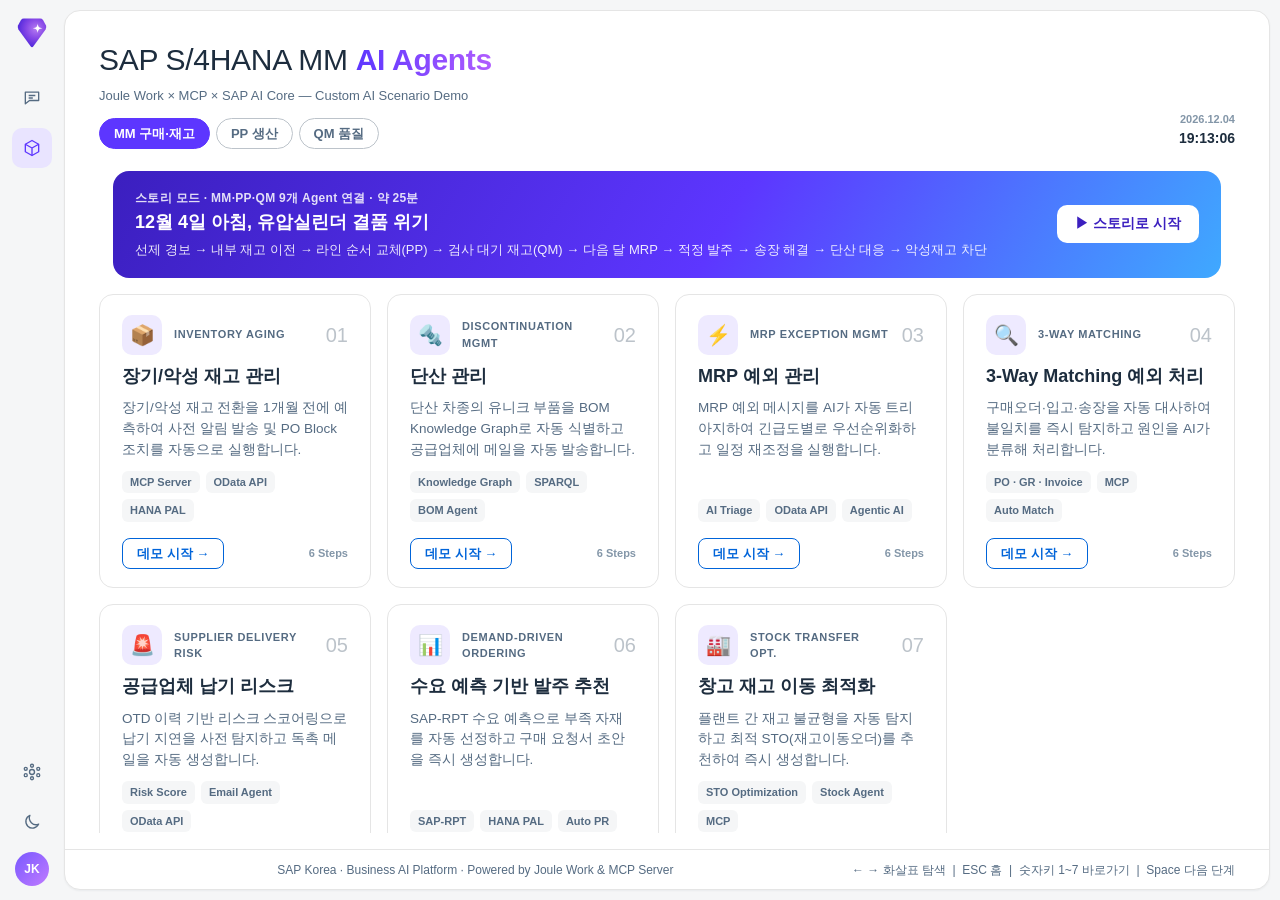
<file: index.html>
<!DOCTYPE html>
<html lang="ko">
<head>
<meta charset="UTF-8">
<meta name="viewport" content="width=device-width, initial-scale=1">
<title>SAP S/4HANA MM AI Agents — Demo</title>
<link rel="stylesheet" href="css/base.css">
<link rel="stylesheet" href="css/joule.css">
<link rel="stylesheet" href="css/fiori.css">
<link rel="stylesheet" href="css/gui.css">
<link rel="stylesheet" href="css/dark.css">
<script>try{if(localStorage.getItem('sap-demo-theme')==='dark')document.documentElement.classList.add('dark')}catch(e){}</script>
</head>
<body data-module="mm">

<!-- ════════════════════════════════════
     TOUCH OVERLAY (global)
════════════════════════════════════ -->
<div id="touch-overlay"></div>

<!-- ════════════════════════════════════
     ARCHITECTURE MODAL (global, shared)
════════════════════════════════════ -->
<div id="arch-modal">
  <div class="arch-modal-card">
    <div class="arch-modal-header">
      <div class="joule-avatar" style="width:34px;height:34px;font-size:14px;border-radius:8px;">📐</div>
      <div style="flex:1">
        <h2 id="arch-modal-title">아키텍처 다이어그램</h2>
        <div class="arch-modal-subtitle" id="arch-modal-subtitle">SAP Business AI Platform 기반 구현 아키텍처</div>
      </div>
      <button class="arch-modal-close" onclick="closeArchModal()">✕</button>
    </div>
    <div class="arch-modal-body">
      <div class="arch-legend">
        <div class="arch-legend-item"><div class="arch-legend-dot" style="background:#7C3AED;"></div>SAP Business AI Platform (Global Account 포함)</div>
        <div class="arch-legend-item"><div class="arch-legend-dot" style="background:#0070F2;"></div>Global Account · Autonomous Suite</div>
        <div class="arch-legend-item"><div class="arch-legend-dot" style="background:#475569;"></div>SAP S/4HANA Cloud</div>
        <div class="arch-legend-item"><div class="arch-legend-dot" style="background:#D61FD6;"></div>A2A</div>
        <div class="arch-legend-item"><div class="arch-legend-dot" style="background:#0E8C8C;"></div>MCP</div>
        <div class="arch-legend-item"><div class="arch-legend-dot" style="background:#556B82;"></div>ODATA / REST</div>
        <div class="arch-legend-item"><div class="arch-legend-dot" style="background:#2E7D32;"></div>Trust · Authenticate</div>
      </div>
      <div id="arch-tour"></div>
      <div class="arch-svg-wrap" id="arch-modal-svg"></div>
    </div>
    <div class="arch-modal-footer">
      <span class="footer-label">기술 스택:</span>
      <span id="arch-modal-badges"></span>
    </div>
  </div>
</div>

<!-- ════════════════════════════════════
     PAGE: HOME
════════════════════════════════════ -->
<section id="home" class="page active">

  <!-- HOME HEADER -->
  <header class="home-header">
    <div class="home-logo">
      <div class="sap-logo-mark">S</div>
      <div class="home-logo-text">
        <span class="logo-sap">SAP</span>
        <span class="logo-joule">Joule Work</span>
      </div>
    </div>
    <div class="home-title-center">
      <h1>SAP S/4HANA MM <span class="title-ai">AI Agents</span></h1>
      <p class="home-subtitle">Joule Work × MCP × SAP AI Core — Custom AI Scenario Demo</p>
      <nav class="mod-tabs" id="mod-tabs"></nav>
    </div>
    <div class="home-header-right">
      <div class="home-clock" id="home-clock"></div>
    </div>
  </header>

  <!-- STORY MODE CTA -->
  <div class="story-cta">
    <div class="story-cta-txt">
      <div class="story-cta-eyebrow">스토리 모드 · MM·PP·QM 9개 Agent 연결 · 약 25분</div>
      <div class="story-cta-title"><span data-rel-day="0" data-rel-fmt="kr">11월 10일</span> 아침, 유압실린더 결품 위기</div>
      <div class="story-cta-sub">선제 경보 → 내부 재고 이전 → 라인 순서 교체(PP) → 검사 대기 재고(QM) → 다음 달 MRP → 적정 발주 → 송장 해결 → 단산 대응 → 악성재고 차단</div>
    </div>
    <button onclick="storyStart()">▶ 스토리로 시작</button>
  </div>

  <!-- SCENARIO GRID -->
  <div class="scenario-grid" id="scenario-grid">

    <div class="scenario-card" style="--accent:#E9730C" onclick="router.go('agent1')" id="card1">
      <div class="card-accent-bar"></div>
      <div class="card-header-row">
        <span class="card-icon">📦</span>
        <span class="card-tag">Inventory Aging</span>
        <span class="card-num">01</span>
      </div>
      <h2 class="card-title">장기/악성 재고 관리</h2>
      <p class="card-desc">장기/악성 재고 전환을 1개월 전에 예측하여 사전 알림 발송 및 PO Block 조치를 자동으로 실행합니다.</p>
      <div class="card-tags-row">
        <span class="card-chip">MCP Server</span>
        <span class="card-chip">OData API</span>
        <span class="card-chip">HANA PAL</span>
      </div>
      <div class="card-footer">
        <span class="card-cta">데모 시작 →</span>
        <span class="card-steps">6 Steps</span>
      </div>
    </div>

    <div class="scenario-card" style="--accent:#BB0000" onclick="router.go('agent2')" id="card2">
      <div class="card-accent-bar"></div>
      <div class="card-header-row">
        <span class="card-icon">🔩</span>
        <span class="card-tag">Discontinuation Mgmt</span>
        <span class="card-num">02</span>
      </div>
      <h2 class="card-title">단산 관리</h2>
      <p class="card-desc">단산 차종의 유니크 부품을 BOM Knowledge Graph로 자동 식별하고 공급업체에 메일을 자동 발송합니다.</p>
      <div class="card-tags-row">
        <span class="card-chip">Knowledge Graph</span>
        <span class="card-chip">SPARQL</span>
        <span class="card-chip">BOM Agent</span>
      </div>
      <div class="card-footer">
        <span class="card-cta">데모 시작 →</span>
        <span class="card-steps">6 Steps</span>
      </div>
    </div>

    <div class="scenario-card" style="--accent:#0070F2" onclick="router.go('agent3')" id="card3">
      <div class="card-accent-bar"></div>
      <div class="card-header-row">
        <span class="card-icon">⚡</span>
        <span class="card-tag">MRP Exception Mgmt</span>
        <span class="card-num">03</span>
      </div>
      <h2 class="card-title">MRP 예외 관리</h2>
      <p class="card-desc">MRP 예외 메시지를 AI가 자동 트리아지하여 긴급도별로 우선순위화하고 일정 재조정을 실행합니다.</p>
      <div class="card-tags-row">
        <span class="card-chip">AI Triage</span>
        <span class="card-chip">OData API</span>
        <span class="card-chip">Agentic AI</span>
      </div>
      <div class="card-footer">
        <span class="card-cta">데모 시작 →</span>
        <span class="card-steps">6 Steps</span>
      </div>
    </div>

    <div class="scenario-card" style="--accent:#7C4DFF" onclick="router.go('agent4')" id="card4">
      <div class="card-accent-bar"></div>
      <div class="card-header-row">
        <span class="card-icon">🔍</span>
        <span class="card-tag">3-Way Matching</span>
        <span class="card-num">04</span>
      </div>
      <h2 class="card-title">3-Way Matching 예외 처리</h2>
      <p class="card-desc">구매오더·입고·송장을 자동 대사하여 불일치를 즉시 탐지하고 원인을 AI가 분류해 처리합니다.</p>
      <div class="card-tags-row">
        <span class="card-chip">PO · GR · Invoice</span>
        <span class="card-chip">MCP</span>
        <span class="card-chip">Auto Match</span>
      </div>
      <div class="card-footer">
        <span class="card-cta">데모 시작 →</span>
        <span class="card-steps">6 Steps</span>
      </div>
    </div>

    <div class="scenario-card" style="--accent:#0EC4D1" onclick="router.go('agent5')" id="card5">
      <div class="card-accent-bar"></div>
      <div class="card-header-row">
        <span class="card-icon">🚨</span>
        <span class="card-tag">Supplier Delivery Risk</span>
        <span class="card-num">05</span>
      </div>
      <h2 class="card-title">공급업체 납기 리스크</h2>
      <p class="card-desc">OTD 이력 기반 리스크 스코어링으로 납기 지연을 사전 탐지하고 독촉 메일을 자동 생성합니다.</p>
      <div class="card-tags-row">
        <span class="card-chip">Risk Score</span>
        <span class="card-chip">Email Agent</span>
        <span class="card-chip">OData API</span>
      </div>
      <div class="card-footer">
        <span class="card-cta">데모 시작 →</span>
        <span class="card-steps">6 Steps</span>
      </div>
    </div>

    <div class="scenario-card" style="--accent:#30914C" onclick="router.go('agent6')" id="card6">
      <div class="card-accent-bar"></div>
      <div class="card-header-row">
        <span class="card-icon">📊</span>
        <span class="card-tag">Demand-Driven Ordering</span>
        <span class="card-num">06</span>
      </div>
      <h2 class="card-title">수요 예측 기반 발주 추천</h2>
      <p class="card-desc">SAP-RPT 수요 예측으로 부족 자재를 자동 선정하고 구매 요청서 초안을 즉시 생성합니다.</p>
      <div class="card-tags-row">
        <span class="card-chip">SAP-RPT</span>
        <span class="card-chip">HANA PAL</span>
        <span class="card-chip">Auto PR</span>
      </div>
      <div class="card-footer">
        <span class="card-cta">데모 시작 →</span>
        <span class="card-steps">6 Steps</span>
      </div>
    </div>

    <div class="scenario-card" style="--accent:#1E88E5" onclick="router.go('agent7')" id="card7">
      <div class="card-accent-bar"></div>
      <div class="card-header-row">
        <span class="card-icon">🏭</span>
        <span class="card-tag">Stock Transfer Opt.</span>
        <span class="card-num">07</span>
      </div>
      <h2 class="card-title">창고 재고 이동 최적화</h2>
      <p class="card-desc">플랜트 간 재고 불균형을 자동 탐지하고 최적 STO(재고이동오더)를 추천하여 즉시 생성합니다.</p>
      <div class="card-tags-row">
        <span class="card-chip">STO Optimization</span>
        <span class="card-chip">Stock Agent</span>
        <span class="card-chip">MCP</span>
      </div>
      <div class="card-footer">
        <span class="card-cta">데모 시작 →</span>
        <span class="card-steps">6 Steps</span>
      </div>
    </div>

  </div><!-- /scenario-grid -->

  <!-- HOME FOOTER -->
  <footer class="home-footer">
    <span class="footer-center">SAP Korea · Business AI Platform · Powered by Joule Work &amp; MCP Server</span>
    <span class="footer-hint">← → 화살표 탐색 &nbsp;|&nbsp; ESC 홈 &nbsp;|&nbsp; 숫자키 1~7 바로가기 &nbsp;|&nbsp; Space 다음 단계</span>
  </footer>

</section>

<!-- ════════════════════════════════════
     PAGE: AGENT 1
════════════════════════════════════ -->
<section id="agent1" class="page">
  <header class="page-header">
    <button class="btn-back" onclick="router.go('home')">← 목록</button>
    <h1 class="agent-title"><span class="agent-num">01</span>장기/악성 재고 관리 Agent</h1>
    <div class="demo-controls">
      <div class="step-counter">Step <span id="a1-step-cur">0</span> / <span id="a1-step-tot">6</span></div>
      <button class="btn-demo" id="a1-btn" onclick="demoPlayers['agent1'].start()">▶ 데모 시작</button>
      <button class="btn-reset" onclick="demoPlayers['agent1'].reset()">↺ 초기화</button>
    </div>
  </header>
  <div class="process-flow-bar" id="a1-flow"></div>
  <div class="demo-area">
    <div class="joule-panel">
      <div class="joule-panel-header">
        <div class="joule-avatar">J</div>
        <div><h3>Joule Work</h3><p>Inventory Aging Agent · S/4HANA 연결됨</p></div>
        <div class="joule-status-dot"></div>
      </div>
      <div class="chat-window scrollable" id="a1-chat"></div>
      <div class="chat-presets" id="a1-presets"></div>
    </div>
    <div class="result-panel scrollable" id="a1-result">
      <div class="result-title">📊 분석 결과 & 액션</div>
    </div>
  </div>
  <div class="arch-section">
    <button class="arch-toggle-btn" onclick="openArchModal('agent1')">
      <span>📐</span> 아키텍처 보기
      <span class="arch-chip">모달로 펼치기 ↗</span>
    </button>
  </div>
</section>

<!-- ════════════════════════════════════
     PAGES: AGENT 2~7 (same structure)
════════════════════════════════════ -->
<section id="agent2" class="page">
  <header class="page-header">
    <button class="btn-back" onclick="router.go('home')">← 목록</button>
    <h1 class="agent-title"><span class="agent-num">02</span>단산 관리 Agent</h1>
    <div class="demo-controls">
      <div class="step-counter">Step <span id="a2-step-cur">0</span> / <span id="a2-step-tot">6</span></div>
      <button class="btn-demo" id="a2-btn" onclick="demoPlayers['agent2'].start()">▶ 데모 시작</button>
      <button class="btn-reset" onclick="demoPlayers['agent2'].reset()">↺ 초기화</button>
    </div>
  </header>
  <div class="process-flow-bar" id="a2-flow"></div>
  <div class="demo-area">
    <div class="joule-panel">
      <div class="joule-panel-header">
        <div class="joule-avatar">J</div>
        <div><h3>Joule Work</h3><p>BOM Discontinuation Agent · Knowledge Graph 연결됨</p></div>
        <div class="joule-status-dot"></div>
      </div>
      <div class="chat-window scrollable" id="a2-chat"></div>
      <div class="chat-presets" id="a2-presets"></div>
    </div>
    <div class="result-panel scrollable" id="a2-result">
      <div class="result-title">📊 분석 결과 & 액션</div>
    </div>
  </div>
  <div class="arch-section">
    <button class="arch-toggle-btn" onclick="openArchModal('agent2')">
      <span>📐</span> 아키텍처 보기
      <span class="arch-chip">모달로 펼치기 ↗</span>
    </button>
  </div>
</section>

<section id="agent3" class="page">
  <header class="page-header">
    <button class="btn-back" onclick="router.go('home')">← 목록</button>
    <h1 class="agent-title"><span class="agent-num">03</span>MRP 예외 관리 Agent</h1>
    <div class="demo-controls">
      <div class="step-counter">Step <span id="a3-step-cur">0</span> / <span id="a3-step-tot">6</span></div>
      <button class="btn-demo" id="a3-btn" onclick="demoPlayers['agent3'].start()">▶ 데모 시작</button>
      <button class="btn-reset" onclick="demoPlayers['agent3'].reset()">↺ 초기화</button>
    </div>
  </header>
  <div class="process-flow-bar" id="a3-flow"></div>
  <div class="demo-area">
    <div class="joule-panel">
      <div class="joule-panel-header">
        <div class="joule-avatar">J</div>
        <div><h3>Joule Work</h3><p>MRP Exception Agent · AI Triage 활성</p></div>
        <div class="joule-status-dot"></div>
      </div>
      <div class="chat-window scrollable" id="a3-chat"></div>
      <div class="chat-presets" id="a3-presets"></div>
    </div>
    <div class="result-panel scrollable" id="a3-result">
      <div class="result-title">📊 분석 결과 & 액션</div>
    </div>
  </div>
  <div class="arch-section">
    <button class="arch-toggle-btn" onclick="openArchModal('agent3')">
      <span>📐</span> 아키텍처 보기 <span class="arch-chip">모달로 펼치기 ↗</span>
    </button>
  </div>
</section>

<section id="agent4" class="page">
  <header class="page-header">
    <button class="btn-back" onclick="router.go('home')">← 목록</button>
    <h1 class="agent-title"><span class="agent-num">04</span>3-Way Matching 예외 처리 Agent</h1>
    <div class="demo-controls">
      <div class="step-counter">Step <span id="a4-step-cur">0</span> / <span id="a4-step-tot">6</span></div>
      <button class="btn-demo" id="a4-btn" onclick="demoPlayers['agent4'].start()">▶ 데모 시작</button>
      <button class="btn-reset" onclick="demoPlayers['agent4'].reset()">↺ 초기화</button>
    </div>
  </header>
  <div class="process-flow-bar" id="a4-flow"></div>
  <div class="demo-area">
    <div class="joule-panel">
      <div class="joule-panel-header">
        <div class="joule-avatar">J</div>
        <div><h3>Joule Work</h3><p>3-Way Matching Agent · PO/GR/Invoice 연결됨</p></div>
        <div class="joule-status-dot"></div>
      </div>
      <div class="chat-window scrollable" id="a4-chat"></div>
      <div class="chat-presets" id="a4-presets"></div>
    </div>
    <div class="result-panel scrollable" id="a4-result">
      <div class="result-title">📊 분석 결과 & 액션</div>
    </div>
  </div>
  <div class="arch-section">
    <button class="arch-toggle-btn" onclick="openArchModal('agent4')">
      <span>📐</span> 아키텍처 보기 <span class="arch-chip">모달로 펼치기 ↗</span>
    </button>
  </div>
</section>

<section id="agent5" class="page">
  <header class="page-header">
    <button class="btn-back" onclick="router.go('home')">← 목록</button>
    <h1 class="agent-title"><span class="agent-num">05</span>공급업체 납기 리스크 모니터링 Agent</h1>
    <div class="demo-controls">
      <div class="step-counter">Step <span id="a5-step-cur">0</span> / <span id="a5-step-tot">6</span></div>
      <button class="btn-demo" id="a5-btn" onclick="demoPlayers['agent5'].start()">▶ 데모 시작</button>
      <button class="btn-reset" onclick="demoPlayers['agent5'].reset()">↺ 초기화</button>
    </div>
  </header>
  <div class="process-flow-bar" id="a5-flow"></div>
  <div class="demo-area">
    <div class="joule-panel">
      <div class="joule-panel-header">
        <div class="joule-avatar">J</div>
        <div><h3>Joule Work</h3><p>Supplier Risk Agent · OTD 분석 활성</p></div>
        <div class="joule-status-dot"></div>
      </div>
      <div class="chat-window scrollable" id="a5-chat"></div>
      <div class="chat-presets" id="a5-presets"></div>
    </div>
    <div class="result-panel scrollable" id="a5-result">
      <div class="result-title">📊 분석 결과 & 액션</div>
    </div>
  </div>
  <div class="arch-section" style="display:flex;align-items:center;gap:0;justify-content:space-between;">
    <button class="arch-toggle-btn" onclick="openArchModal('agent5')">
      <span>📐</span> 아키텍처 보기 <span class="arch-chip">모달로 펼치기 ↗</span>
    </button>
    <button class="arch-toggle-btn scoring-logic-btn" onclick="router.go('risk-scoring')" style="background:linear-gradient(135deg,#4C1D95,#7C3AED);color:#fff;border:none;border-radius:10px;margin-right:24px;padding:9px 22px;font-weight:700;font-size:14px;gap:8px;display:flex;align-items:center;">
      ⚖️ 리스크 Scoring 로직 보기 ↗
    </button>
  </div>
</section>

<!-- ════════════════════════════════════
     RISK SCORING LOGIC PAGE
════════════════════════════════════ -->
<section id="risk-scoring" class="page">
  <header class="page-header">
    <button class="btn-back" onclick="router.go('agent5')">← Agent 5으로</button>
    <h1 class="agent-title" style="background:linear-gradient(135deg,#6D28D9,#A855F7);-webkit-background-clip:text;-webkit-text-fill-color:transparent;">
      ⚖️ 납기 리스크 Scoring 로직
    </h1>
    <div class="demo-controls" style="gap:10px">
      <span style="font-size:13px;color:var(--sap-text-muted);">공급업체 납기 리스크 Agent — 내부 알고리즘</span>
    </div>
  </header>

  <div class="scoring-page" style="flex:1;overflow-y:auto;padding:28px 40px;display:flex;flex-direction:column;gap:24px;background:var(--sap-darker);">

    <!-- Formula Overview -->
    <div class="scoring-formula-card" style="background:linear-gradient(135deg,#1a0a3a,#2d1060);border:2px solid var(--joule-3);border-radius:16px;padding:28px 36px;">
      <div style="font-size:13px;font-weight:700;color:var(--joule-5);text-transform:uppercase;letter-spacing:1.5px;margin-bottom:14px;">리스크 종합 점수 공식</div>
      <div style="display:flex;align-items:center;gap:16px;flex-wrap:wrap;">
        <div style="background:rgba(124,58,237,0.2);border:1.5px solid var(--joule-3);border-radius:10px;padding:14px 24px;font-size:20px;font-weight:800;color:#fff;font-family:Consolas,monospace;letter-spacing:0.5px;">
          Risk Score = Σ (Factor × Weight)
        </div>
        <div style="color:var(--sap-text-muted);font-size:14px;line-height:1.7;">
          → 0점 (위험 없음) ~ <span style="color:#ff4444;font-weight:700;">100점 (최고 위험)</span><br>
          → 임계값: 🔴 70↑ High · 🟠 40-69 Medium · 🟡 0-39 Low
        </div>
      </div>
    </div>

    <!-- 4 Factor Cards -->
    <div style="display:grid;grid-template-columns:1fr 1fr 1fr 1fr;gap:18px;">

      <!-- Factor 1: OTD Rate -->
      <div style="background:var(--sap-card);border:1.5px solid var(--sap-border);border-top:4px solid #E9730C;border-radius:12px;padding:20px;">
        <div style="display:flex;justify-content:space-between;align-items:center;margin-bottom:12px;">
          <span style="font-size:13px;font-weight:700;color:#ffb86c;">📦 OTD 이행률</span>
          <span style="background:#E9730C;color:#fff;font-size:12px;font-weight:800;padding:3px 10px;border-radius:20px;">가중치 40%</span>
        </div>
        <div style="font-size:11px;color:var(--sap-text-muted);line-height:1.8;margin-bottom:14px;">
          최근 6개월간 공급업체의<br>납기 준수 비율을 반영
        </div>
        <div style="background:var(--sap-darker);border-radius:8px;padding:12px;font-family:Consolas,monospace;font-size:12px;color:#ffb86c;">
          F₁ = (1 - OTD₆M) × 40<br><br>
          <span style="color:var(--sap-text-muted);">예: OTD=62% →</span><br>
          F₁ = 0.38 × 40 = <span style="color:#ff8c00;font-weight:700;">15.2점</span>
        </div>
        <div style="margin-top:12px;font-size:11px;color:var(--sap-text-muted);">
          📌 데이터 소스: <span style="color:#5aafff;">I_SupplierPurchasingOrg</span><br>
          &nbsp;&nbsp;&nbsp;&nbsp;&nbsp;&nbsp;&nbsp;&nbsp;&nbsp;&nbsp;&nbsp;&nbsp;&nbsp;&nbsp;&nbsp;&nbsp;<span style="color:#5aafff;">I_PurOrdScheduleLineAPI01</span>
        </div>
      </div>

      <!-- Factor 2: Delay Trend -->
      <div style="background:var(--sap-card);border:1.5px solid var(--sap-border);border-top:4px solid #BB0000;border-radius:12px;padding:20px;">
        <div style="display:flex;justify-content:space-between;align-items:center;margin-bottom:12px;">
          <span style="font-size:13px;font-weight:700;color:#ff6464;">📉 지연 추이</span>
          <span style="background:#BB0000;color:#fff;font-size:12px;font-weight:800;padding:3px 10px;border-radius:20px;">가중치 25%</span>
        </div>
        <div style="font-size:11px;color:var(--sap-text-muted);line-height:1.8;margin-bottom:14px;">
          최근 3건 납기 실적의<br>악화·개선 트렌드 반영
        </div>
        <div style="background:var(--sap-darker);border-radius:8px;padding:12px;font-family:Consolas,monospace;font-size:12px;color:#ff6464;">
          F₂ = trend_score × 25<br><br>
          <span style="color:var(--sap-text-muted);">악화=1.0 / 보통=0.5<br>개선=0.0</span><br>
          <span style="color:#ff4444;font-weight:700;">악화 → F₂=25점</span>
        </div>
        <div style="margin-top:12px;font-size:11px;color:var(--sap-text-muted);">
          📌 알고리즘: 최근 3건 지연일 수<br>
          &nbsp;&nbsp;&nbsp;&nbsp;&nbsp;&nbsp;&nbsp;&nbsp;&nbsp;&nbsp;&nbsp;선형 회귀 기울기 판단
        </div>
      </div>

      <!-- Factor 3: Urgency -->
      <div style="background:var(--sap-card);border:1.5px solid var(--sap-border);border-top:4px solid #0070F2;border-radius:12px;padding:20px;">
        <div style="display:flex;justify-content:space-between;align-items:center;margin-bottom:12px;">
          <span style="font-size:13px;font-weight:700;color:#5aafff;">⏱ 납기 긴박도</span>
          <span style="background:#0070F2;color:#fff;font-size:12px;font-weight:800;padding:3px 10px;border-radius:20px;">가중치 20%</span>
        </div>
        <div style="font-size:11px;color:var(--sap-text-muted);line-height:1.8;margin-bottom:14px;">
          납기일까지 남은 일수를<br>0-1 구간으로 정규화
        </div>
        <div style="background:var(--sap-darker);border-radius:8px;padding:12px;font-family:Consolas,monospace;font-size:12px;color:#5aafff;">
          F₃ = urgency(D) × 20<br><br>
          <span style="color:var(--sap-text-muted);">D≤3일: 1.0 / 4-7일: 0.7<br>8-14일: 0.4 / 15↑: 0.1</span><br>
          <span style="color:#2196f3;font-weight:700;">D=0일 (오늘) → F₃=20점</span>
        </div>
        <div style="margin-top:12px;font-size:11px;color:var(--sap-text-muted);">
          📌 데이터 소스: <span style="color:#5aafff;">I_PurOrdScheduleLineAPI01</span><br>
          &nbsp;&nbsp;&nbsp;&nbsp;&nbsp;&nbsp;&nbsp;&nbsp;&nbsp;&nbsp;&nbsp;&nbsp;&nbsp;&nbsp;&nbsp;&nbsp;StatisticalDeliveryDate
        </div>
      </div>

      <!-- Factor 4: PO Confirmation -->
      <div style="background:var(--sap-card);border:1.5px solid var(--sap-border);border-top:4px solid #0EC4D1;border-radius:12px;padding:20px;">
        <div style="display:flex;justify-content:space-between;align-items:center;margin-bottom:12px;">
          <span style="font-size:13px;font-weight:700;color:var(--sap-teal);">📋 PO 확인 여부</span>
          <span style="background:var(--sap-teal);color:#000;font-size:12px;font-weight:800;padding:3px 10px;border-radius:20px;">가중치 15%</span>
        </div>
        <div style="font-size:11px;color:var(--sap-text-muted);line-height:1.8;margin-bottom:14px;">
          공급업체의 PO 납기 확인<br>(Order Acknowledgement) 여부
        </div>
        <div style="background:var(--sap-darker);border-radius:8px;padding:12px;font-family:Consolas,monospace;font-size:12px;color:var(--sap-teal);">
          F₄ = (1-confirmed) × 15<br><br>
          <span style="color:var(--sap-text-muted);">미확인=1 / 확인=0</span><br>
          <span style="color:#00e5d1;font-weight:700;">미확인 → F₄=15점</span>
        </div>
        <div style="margin-top:12px;font-size:11px;color:var(--sap-text-muted);">
          📌 데이터 소스: <span style="color:#5aafff;">I_PurchaseOrder</span><br>
          &nbsp;&nbsp;&nbsp;&nbsp;&nbsp;&nbsp;&nbsp;&nbsp;&nbsp;&nbsp;&nbsp;&nbsp;&nbsp;&nbsp;&nbsp;&nbsp;ConfirmationCategory=AB
        </div>
      </div>
    </div>

    <!-- Score Band Visualization -->
    <div style="background:var(--sap-card);border:1px solid var(--sap-border);border-radius:12px;padding:22px 28px;">
      <div style="font-size:14px;font-weight:700;color:var(--sap-text);margin-bottom:18px;">🎯 점수 구간 & 자동 조치</div>
      <div style="display:grid;grid-template-columns:1fr 1fr 1fr;gap:16px;">
        <div style="background:rgba(187,0,0,0.12);border:1.5px solid #BB0000;border-radius:10px;padding:16px;">
          <div style="font-size:22px;font-weight:900;color:#ff4444;">🔴 70 ~ 100점</div>
          <div style="font-size:13px;font-weight:700;color:#ff6464;margin:6px 0;">HIGH RISK</div>
          <div style="font-size:12px;color:var(--sap-text-muted);line-height:1.7;">
            • 담당자 즉시 알림<br>
            • 공급업체 독촉 메일 자동 초안<br>
            • 대체 조달 검토 권고<br>
            • D-1 경우 긴급 전화 요청
          </div>
        </div>
        <div style="background:rgba(233,115,12,0.12);border:1.5px solid #E9730C;border-radius:10px;padding:16px;">
          <div style="font-size:22px;font-weight:900;color:#ff9a3c;">🟠 40 ~ 69점</div>
          <div style="font-size:13px;font-weight:700;color:#ffb86c;margin:6px 0;">MEDIUM RISK</div>
          <div style="font-size:12px;color:var(--sap-text-muted);line-height:1.7;">
            • Joule 대화창 알림 표시<br>
            • 납기 현황 모니터링 강화<br>
            • 공급업체 확인 요청 권고<br>
            • 주간 리뷰 리포트 포함
          </div>
        </div>
        <div style="background:rgba(48,145,76,0.12);border:1.5px solid #30914C;border-radius:10px;padding:16px;">
          <div style="font-size:22px;font-weight:900;color:#4cde72;">🟡 0 ~ 39점</div>
          <div style="font-size:13px;font-weight:700;color:#5de080;margin:6px 0;">LOW RISK</div>
          <div style="font-size:12px;color:var(--sap-text-muted);line-height:1.7;">
            • 정상 모니터링 유지<br>
            • 월간 공급업체 리포트 반영<br>
            • 특이 사항 없음<br>
            • 장기 OTD 개선 시 Preferred 등록
          </div>
        </div>
      </div>
    </div>

    <!-- Example Calculation -->
    <div style="background:var(--sap-card);border:1px solid var(--sap-border);border-radius:12px;padding:22px 28px;">
      <div style="font-size:14px;font-weight:700;color:var(--sap-text);margin-bottom:16px;">🔢 실제 계산 예시 — BestRun 공급업체 Delta Co. (PO 4500019188)</div>
      <table style="width:100%;border-collapse:collapse;font-size:13px;">
        <thead>
          <tr style="background:linear-gradient(135deg,#4C1D95,#7C3AED);">
            <th style="padding:10px 14px;text-align:left;color:#fff;font-weight:600;border-radius:0;">Factor</th>
            <th style="padding:10px 14px;color:#fff;font-weight:600;text-align:center;">측정값</th>
            <th style="padding:10px 14px;color:#fff;font-weight:600;text-align:center;">가중치</th>
            <th style="padding:10px 14px;color:#fff;font-weight:600;text-align:center;">기여 점수</th>
          </tr>
        </thead>
        <tbody>
          <tr style="border-bottom:1px solid var(--sap-border);">
            <td style="padding:10px 14px;color:var(--sap-text);">📦 OTD 이행률 (F₁)</td>
            <td style="padding:10px 14px;text-align:center;color:#ffb86c;font-weight:700;">62% (6개월)</td>
            <td style="padding:10px 14px;text-align:center;color:var(--sap-text-muted);">× 40</td>
            <td style="padding:10px 14px;text-align:center;color:#ffb86c;font-weight:700;">15.2점</td>
          </tr>
          <tr style="background:rgba(30,49,72,0.3);border-bottom:1px solid var(--sap-border);">
            <td style="padding:10px 14px;color:var(--sap-text);">📉 지연 추이 (F₂)</td>
            <td style="padding:10px 14px;text-align:center;color:#ff6464;font-weight:700;">악화 (score=1.0)</td>
            <td style="padding:10px 14px;text-align:center;color:var(--sap-text-muted);">× 25</td>
            <td style="padding:10px 14px;text-align:center;color:#ff6464;font-weight:700;">25.0점</td>
          </tr>
          <tr style="border-bottom:1px solid var(--sap-border);">
            <td style="padding:10px 14px;color:var(--sap-text);">⏱ 납기 긴박도 (F₃)</td>
            <td style="padding:10px 14px;text-align:center;color:#5aafff;font-weight:700;">D-1일 (score=1.0)</td>
            <td style="padding:10px 14px;text-align:center;color:var(--sap-text-muted);">× 20</td>
            <td style="padding:10px 14px;text-align:center;color:#5aafff;font-weight:700;">20.0점</td>
          </tr>
          <tr style="background:rgba(30,49,72,0.3);border-bottom:2px solid var(--sap-border);">
            <td style="padding:10px 14px;color:var(--sap-text);">📋 PO 확인 여부 (F₄)</td>
            <td style="padding:10px 14px;text-align:center;color:var(--sap-teal);font-weight:700;">미확인 (confirmed=0)</td>
            <td style="padding:10px 14px;text-align:center;color:var(--sap-text-muted);">× 15</td>
            <td style="padding:10px 14px;text-align:center;color:var(--sap-teal);font-weight:700;">15.0점</td>
          </tr>
          <tr style="background:rgba(187,0,0,0.15);">
            <td colspan="3" style="padding:12px 14px;font-size:15px;font-weight:800;color:#ff4444;">🔴 종합 리스크 점수</td>
            <td style="padding:12px 14px;text-align:center;font-size:22px;font-weight:900;color:#ff4444;">75.2점</td>
          </tr>
        </tbody>
      </table>
      <div style="margin-top:14px;padding:12px 16px;background:rgba(187,0,0,0.12);border:1px solid #BB0000;border-radius:8px;font-size:13px;color:#ff6464;">
        ⚡ 판정: <strong>HIGH RISK</strong> — 담당자 즉시 알림 발송 + 공급업체 독촉 메일 초안 자동 생성됨
      </div>
    </div>

    <!-- Data Flow -->
    <div style="background:var(--sap-card);border:1px solid var(--sap-border);border-radius:12px;padding:22px 28px;">
      <div style="font-size:14px;font-weight:700;color:var(--sap-text);margin-bottom:14px;">🔄 실시간 Scoring 데이터 파이프라인</div>
      <div style="display:flex;align-items:center;gap:12px;flex-wrap:wrap;">
        <div style="background:linear-gradient(135deg,#4C1D95,#7C3AED);border-radius:8px;padding:10px 16px;color:#fff;font-size:12px;font-weight:600;">✦ Joule Work<br>대화 요청</div>
        <span style="color:var(--sap-teal);font-size:20px;">→</span>
        <div style="background:rgba(0,189,165,0.15);border:1.5px solid #00BDA5;border-radius:8px;padding:10px 16px;color:#00e5c9;font-size:12px;font-weight:600;">ERP MCP<br>Client/Server</div>
        <span style="color:var(--sap-teal);font-size:20px;">→</span>
        <div style="background:rgba(233,115,12,0.15);border:1.5px solid #E9730C;border-radius:8px;padding:10px 16px;color:#ffb86c;font-size:12px;font-weight:600;">S/4HANA<br>OData API</div>
        <span style="color:#E9730C;font-size:20px;">→</span>
        <div style="background:rgba(30,49,72,0.5);border:1.5px solid var(--sap-border);border-radius:8px;padding:10px 16px;color:var(--sap-text);font-size:12px;font-weight:600;">F₁~F₄<br>데이터 수집</div>
        <span style="color:var(--sap-text-muted);font-size:20px;">→</span>
        <div style="background:rgba(124,58,237,0.2);border:1.5px solid var(--joule-3);border-radius:8px;padding:10px 16px;color:var(--joule-5);font-size:12px;font-weight:600;">Risk Score<br>계산 엔진</div>
        <span style="color:var(--joule-3);font-size:20px;">→</span>
        <div style="background:rgba(187,0,0,0.15);border:1.5px solid #BB0000;border-radius:8px;padding:10px 16px;color:#ff4444;font-size:12px;font-weight:600;">임계값 비교<br>& 알림 트리거</div>
        <span style="color:#0070F2;font-size:20px;">→</span>
        <div style="background:rgba(0,112,242,0.15);border:1.5px solid #0070F2;border-radius:8px;padding:10px 16px;color:#5aafff;font-size:12px;font-weight:600;">📧 Email 발송<br>& Joule 응답</div>
      </div>
    </div>

  </div>
</section>

<section id="agent6" class="page">
  <header class="page-header">
    <button class="btn-back" onclick="router.go('home')">← 목록</button>
    <h1 class="agent-title"><span class="agent-num">06</span>수요 예측 기반 발주 추천 Agent</h1>
    <div class="demo-controls">
      <div class="step-counter">Step <span id="a6-step-cur">0</span> / <span id="a6-step-tot">6</span></div>
      <button class="btn-demo" id="a6-btn" onclick="demoPlayers['agent6'].start()">▶ 데모 시작</button>
      <button class="btn-reset" onclick="demoPlayers['agent6'].reset()">↺ 초기화</button>
    </div>
  </header>
  <div class="process-flow-bar" id="a6-flow"></div>
  <div class="demo-area">
    <div class="joule-panel">
      <div class="joule-panel-header">
        <div class="joule-avatar">J</div>
        <div><h3>Joule Work</h3><p>Demand Forecast Agent · SAP-RPT 1.6 연결됨</p></div>
        <div class="joule-status-dot"></div>
      </div>
      <div class="chat-window scrollable" id="a6-chat"></div>
      <div class="chat-presets" id="a6-presets"></div>
    </div>
    <div class="result-panel scrollable" id="a6-result">
      <div class="result-title">📊 분석 결과 & 액션</div>
    </div>
  </div>
  <div class="arch-section">
    <button class="arch-toggle-btn" onclick="openArchModal('agent6')">
      <span>📐</span> 아키텍처 보기 <span class="arch-chip">모달로 펼치기 ↗</span>
    </button>
  </div>
</section>

<section id="agent7" class="page">
  <header class="page-header">
    <button class="btn-back" onclick="router.go('home')">← 목록</button>
    <h1 class="agent-title"><span class="agent-num">07</span>창고 재고 이동 최적화 Agent</h1>
    <div class="demo-controls">
      <div class="step-counter">Step <span id="a7-step-cur">0</span> / <span id="a7-step-tot">6</span></div>
      <button class="btn-demo" id="a7-btn" onclick="demoPlayers['agent7'].start()">▶ 데모 시작</button>
      <button class="btn-reset" onclick="demoPlayers['agent7'].reset()">↺ 초기화</button>
    </div>
  </header>
  <div class="process-flow-bar" id="a7-flow"></div>
  <div class="demo-area">
    <div class="joule-panel">
      <div class="joule-panel-header">
        <div class="joule-avatar">J</div>
        <div><h3>Joule Work</h3><p>Stock Transfer Agent · 재고 최적화 활성</p></div>
        <div class="joule-status-dot"></div>
      </div>
      <div class="chat-window scrollable" id="a7-chat"></div>
      <div class="chat-presets" id="a7-presets"></div>
    </div>
    <div class="result-panel scrollable" id="a7-result">
      <div class="result-title">📊 분석 결과 & 액션</div>
    </div>
  </div>
  <div class="arch-section">
    <button class="arch-toggle-btn" onclick="openArchModal('agent7')">
      <span>📐</span> 아키텍처 보기 <span class="arch-chip">모달로 펼치기 ↗</span>
    </button>
  </div>
</section>

<!-- ════════════════════════════════════
     SAP FIORI OBJECT PAGES (Horizon)
     Fiori 디자인 가이드라인 / Fiori Elements Object Page 구조:
     ShellBar → Dynamic Header(Breadcrumbs · Title · Header Actions · Header Facets/DataPoints)
     → Anchor Bar → Sections(Form / Table) → Footer Toolbar(Determining Actions)
     상태 표현: UI.CriticalityType 0 Neutral · 1 Negative · 2 Critical · 3 Positive · 5 Information
════════════════════════════════════ -->
<svg width="0" height="0" style="position:absolute" aria-hidden="true">
  <defs>
    <symbol id="fi-back" viewBox="0 0 16 16"><path d="M10 3 5 8l5 5" fill="none" stroke="currentColor" stroke-width="1.6" stroke-linecap="round" stroke-linejoin="round"/></symbol>
    <symbol id="fi-search" viewBox="0 0 16 16"><circle cx="7" cy="7" r="4.6" fill="none" stroke="currentColor" stroke-width="1.5"/><path d="m10.4 10.4 3.6 3.6" stroke="currentColor" stroke-width="1.5" stroke-linecap="round"/></symbol>
    <symbol id="fi-bell" viewBox="0 0 16 16"><path d="M4 11.5V7a4 4 0 0 1 8 0v4.5l1.2 1.3H2.8zM6.5 14h3" fill="none" stroke="currentColor" stroke-width="1.4" stroke-linejoin="round" stroke-linecap="round"/></symbol>
    <symbol id="fi-share" viewBox="0 0 16 16"><path d="M8 2v8M5 5l3-3 3 3M3 9v4.5h10V9" fill="none" stroke="currentColor" stroke-width="1.5" stroke-linecap="round" stroke-linejoin="round"/></symbol>
    <symbol id="fi-settings" viewBox="0 0 16 16"><path d="M2 4h7M12 4h2M2 12h2M7 12h7M2 8h4M9 8h5" stroke="currentColor" stroke-width="1.4" stroke-linecap="round"/><circle cx="10.5" cy="4" r="1.5" fill="none" stroke="currentColor" stroke-width="1.4"/><circle cx="5.5" cy="12" r="1.5" fill="none" stroke="currentColor" stroke-width="1.4"/><circle cx="7.5" cy="8" r="1.5" fill="none" stroke="currentColor" stroke-width="1.4"/></symbol>
    <symbol id="fi-pos" viewBox="0 0 16 16"><circle cx="8" cy="8" r="6.3" fill="none" stroke="currentColor" stroke-width="1.5"/><path d="m5.2 8.2 1.9 1.9 3.7-3.9" fill="none" stroke="currentColor" stroke-width="1.6" stroke-linecap="round" stroke-linejoin="round"/></symbol>
    <symbol id="fi-crit" viewBox="0 0 16 16"><path d="M8 2.2 14.3 13.4H1.7z" fill="none" stroke="currentColor" stroke-width="1.5" stroke-linejoin="round"/><path d="M8 6.5v3.3" stroke="currentColor" stroke-width="1.6" stroke-linecap="round"/><circle cx="8" cy="11.7" r=".9" fill="currentColor"/></symbol>
    <symbol id="fi-neg" viewBox="0 0 16 16"><circle cx="8" cy="8" r="6.3" fill="none" stroke="currentColor" stroke-width="1.5"/><path d="m5.6 5.6 4.8 4.8m0-4.8-4.8 4.8" stroke="currentColor" stroke-width="1.6" stroke-linecap="round"/></symbol>
    <symbol id="fi-info" viewBox="0 0 16 16"><circle cx="8" cy="8" r="6.3" fill="none" stroke="currentColor" stroke-width="1.5"/><path d="M8 7.2v4" stroke="currentColor" stroke-width="1.6" stroke-linecap="round"/><circle cx="8" cy="4.9" r=".95" fill="currentColor"/></symbol>
    <symbol id="fi-down" viewBox="0 0 16 16"><path d="m4 6 4 4 4-4" fill="none" stroke="currentColor" stroke-width="1.6" stroke-linecap="round" stroke-linejoin="round"/></symbol>
    <radialGradient id="fijg" cx="0.64" cy="0.36" r="0.78"><stop offset="0" stop-color="#B57BF1"/><stop offset=".45" stop-color="#8446E6"/><stop offset="1" stop-color="#3A1BD6"/></radialGradient>
    <symbol id="fi-joule" viewBox="0 0 53 53"><path d="M12 1H41Q44 1 46 3.5L51 13Q53 17 50.5 20.5L29 50Q26.5 53 24 50L2.5 20.5Q0 17 2 13L7 3.5Q9 1 12 1Z" fill="url(#fijg)"/><path d="M36.5 9.5C37.3 15.5 39 17.2 45 18C39 18.8 37.3 20.5 36.5 26.5C35.7 20.5 34 18.8 28 18C34 17.2 35.7 15.5 36.5 9.5Z" fill="#fff"/></symbol>
    <symbol id="fi-full" viewBox="0 0 16 16"><path d="M2.5 6V2.5H6M10 2.5h3.5V6M13.5 10v3.5H10M6 13.5H2.5V10" fill="none" stroke="currentColor" stroke-width="1.5" stroke-linecap="round" stroke-linejoin="round"/></symbol>
    <symbol id="fi-close" viewBox="0 0 16 16"><path d="m3.5 3.5 9 9m0-9-9 9" stroke="currentColor" stroke-width="1.6" stroke-linecap="round"/></symbol>
    <symbol id="fi-send" viewBox="0 0 16 16"><path d="M2 8 14 2l-3 12-3-5zM8 9l6-7" fill="none" stroke="currentColor" stroke-width="1.4" stroke-linejoin="round"/></symbol>
    <symbol id="fi-sort" viewBox="0 0 16 16"><path d="M5 2.5v11M2.5 11 5 13.5 7.5 11M11 13.5v-11M8.5 5 11 2.5 13.5 5" fill="none" stroke="currentColor" stroke-width="1.4" stroke-linecap="round" stroke-linejoin="round"/></symbol>
    <symbol id="fi-joule-shell" viewBox="0 0 20 20"><path d="M6.2 4.5H13.8L17.3 8.6L10 16.8L2.7 8.6Z" fill="none" stroke="currentColor" stroke-width="1.6" stroke-linejoin="round"/><path d="M10.9 7.1V10.9M9 9H12.8" fill="none" stroke="currentColor" stroke-width="1.7" stroke-linecap="round"/></symbol>
    <symbol id="fi-ai" viewBox="0 0 16 16"><path d="M7 1.5 8.3 5.7 12.5 7 8.3 8.3 7 12.5 5.7 8.3 1.5 7l4.2-1.3zM12.5 10.5l.6 1.9 1.9.6-1.9.6-.6 1.9-.6-1.9-1.9-.6 1.9-.6z" fill="currentColor"/></symbol>
  </defs>
</svg>

<!-- ════════════════════════════════════
     FIORI PAGE: Agent 3 — PO 납기 변경 확인 (구매오더 관리)
════════════════════════════════════ -->
<section id="fiori-po-delivery" class="page fop">
  <header class="fop-shell">
    <button class="fop-shell-btn" onclick="router.go('agent3')" title="뒤로"><svg class="fop-i"><use href="#fi-back"/></svg></button>
    <span class="fop-logo">SAP</span>
    <span class="fop-shell-title">구매오더 관리</span>
    <span class="fop-sp"></span>
    <span class="fop-tenant">BestRun Korea</span>
    <button class="fop-shell-btn" title="검색"><svg class="fop-i"><use href="#fi-search"/></svg></button>
    <button class="fop-shell-btn fop-joule" title="Joule" onclick="router.go('agent3')"><svg class="fop-i"><use href="#fi-joule-shell"/></svg></button>
    <button class="fop-shell-btn" title="알림"><svg class="fop-i"><use href="#fi-bell"/></svg></button>
    <span class="fop-avatar" title="김재형 (JKIM)">JK</span>
  </header>
  <div class="fop-body">
    <div class="fop-header">
      <nav class="fop-crumbs"><a onclick="router.go('agent3')">Agent 3: MRP 예외 관리</a><span>/</span><a onclick="router.go('agent3')">구매오더</a></nav>
      <div class="fop-title-row">
        <div class="fop-title-wrap">
          <h1 class="fop-title">구매오더 4500019234</h1>
          <div class="fop-subtitle">ACME Components Korea (1001234)</div>
        </div>
        <div class="fop-actions">
          <button class="fop-btn emph">편집</button>
          <button class="fop-btn ghost">메시지 이력</button>
          <button class="fop-btn ghost">PDF 출력</button>
          <button class="fop-btn ghost icon" title="공유"><svg class="fop-i"><use href="#fi-share"/></svg></button>
        </div>
      </div>
      <div class="fop-hc">
        <div class="fop-facet">
          <div class="fop-kv"><span class="fop-k">오더일자:</span><span class="fop-v" data-rel-day="-9">2026.11.01</span></div>
          <div class="fop-kv"><span class="fop-k">구매그룹:</span><span class="fop-v">MMK</span></div>
          <div class="fop-kv"><span class="fop-k">플랜트:</span><span class="fop-v">1050 (부산 생산공장)</span></div>
        </div>
        <div class="fop-facet">
          <div class="fop-facet-title">순 오더 금액</div>
          <div class="fop-dp">28,720,000 <span class="fop-unit">KRW</span></div>
        </div>
        <div class="fop-facet">
          <div class="fop-facet-title">상태</div>
          <span class="fop-status lg info"><svg class="fop-i"><use href="#fi-info"/></svg>납기 변경 · 확약 대기</span>
        </div>
        <div class="fop-facet">
          <div class="fop-facet-title">납기 단축</div>
          <div class="fop-dp pos">-3 <span class="fop-unit">일</span></div>
        </div>
      </div>
    </div>
    <nav class="fop-anchor">
      <button class="on" onclick="fopGo(this,'po-sec-items')">항목</button>
      <button onclick="fopGo(this,'po-sec-ai')">AI 처리 이력</button>
    </nav>
    <div class="fop-sections">
      <section class="fop-section" id="po-sec-items">
        <h2 class="fop-section-title">항목</h2>
        <div class="fop-ms info"><svg class="fop-i"><use href="#fi-ai"/></svg><span><b>Joule</b> MRP Exception Agent가 항목 10의 납기일을 변경하고 ACME Components Korea에 확약을 요청했습니다.</span></div>
        <div class="fop-table-card">
          <div class="fop-tb">
            <span class="fop-tb-title">항목 (2)</span><span class="fop-sp"></span>
            <span class="fop-search"><svg class="fop-i"><use href="#fi-search"/></svg>검색</span>
            <button class="fop-btn ghost icon" title="보기 설정"><svg class="fop-i"><use href="#fi-settings"/></svg></button>
          </div>
          <div class="fop-table-scroll">
            <table class="fop-table">
              <thead><tr>
                <th>항목</th><th>자재</th><th class="r">오더수량</th><th>현재 납기일</th><th>변경 요청</th><th class="r">단축일수</th><th>상태</th>
              </tr></thead>
              <tbody>
                <tr class="hl-info">
                  <td>10</td><td><a class="fop-link">A-4315</a><div class="fop-sub">유압실린더</div></td><td class="r">45 <span class="fop-unit">EA</span></td>
                  <td><span data-rel-mon="1" data-rel-dom="15">2026.12.15</span></td><td><b><span data-rel-mon="1" data-rel-dom="12">2026.12.12</span></b></td>
                  <td class="r"><span class="fop-status info">-3일</span></td>
                  <td><span class="fop-status info"><svg class="fop-i"><use href="#fi-info"/></svg>확약 대기</span></td>
                </tr>
                <tr>
                  <td>20</td><td><a class="fop-link">B-2290</a><div class="fop-sub">베어링 어셈블리</div></td><td class="r">100 <span class="fop-unit">EA</span></td>
                  <td><span data-rel-mon="1" data-rel-dom="10">2026.12.10</span></td><td>–</td>
                  <td class="r"><span class="fop-status">변경 없음</span></td>
                  <td><span class="fop-status pos"><svg class="fop-i"><use href="#fi-pos"/></svg>정상</span></td>
                </tr>
              </tbody>
            </table>
          </div>
        </div>
      </section>
      <section class="fop-section" id="po-sec-ai">
        <h2 class="fop-section-title">AI 처리 이력</h2>
        <div class="fop-form">
          <div class="fop-fe"><span class="fop-k">처리 Agent</span><span class="fop-v">MRP Exception Agent (Joule Work)</span></div>
          <div class="fop-fe"><span class="fop-k">처리 시각</span><span class="fop-v" data-doc-time="po" data-fmt="datetime">2026.11.09 14:32:17</span></div>
          <div class="fop-fe"><span class="fop-k">트리거</span><span class="fop-v">MRP 예외 10 (일정 앞당김) — 제조오더 MO-26-0891</span></div>
          <div class="fop-fe"><span class="fop-k">처리 방법</span><span class="fop-v">ERP MCP → PO 납기 변경 + 공급업체 확약 요청</span></div>
        </div>
      </section>
    </div>
  </div>
</section>

<!-- ════════════════════════════════════
     FIORI PAGE: Agent 4 — 회계전표 확인 (분개 관리)
════════════════════════════════════ -->
<section id="fiori-accounting-doc" class="page fop">
  <header class="fop-shell">
    <button class="fop-shell-btn" onclick="router.go('agent4')" title="뒤로"><svg class="fop-i"><use href="#fi-back"/></svg></button>
    <span class="fop-logo">SAP</span>
    <span class="fop-shell-title">분개 관리 <svg class="fop-i fop-shell-chev"><use href="#fi-down"/></svg></span>
    <span class="fop-sp"></span>
    <span class="fop-tenant">BestRun Korea</span>
    <button class="fop-shell-btn" title="검색"><svg class="fop-i"><use href="#fi-search"/></svg></button>
    <button class="fop-shell-btn fop-joule" title="Joule" onclick="router.go('agent4')"><svg class="fop-i"><use href="#fi-joule-shell"/></svg></button>
    <button class="fop-shell-btn" title="알림"><svg class="fop-i"><use href="#fi-bell"/></svg></button>
    <span class="fop-avatar" title="김재형 (JKIM)">JK</span>
  </header>
  <div class="fop-body">
    <div class="fop-header">
      <div class="fop-title-row">
        <div class="fop-title-wrap"><h1 class="fop-title fop-title-lg">5100003421</h1></div>
        <div class="fop-actions">
          <button class="fop-btn emph sm">편집</button>
          <button class="fop-btn sm">서신 생성</button>
          <button class="fop-btn sm" onclick="fopGo(document.querySelector('#fiori-accounting-doc .fop-anchor button:nth-child(3)'),'fi-sec-rel')">문서 흐름</button>
          <button class="fop-btn sm">변경 로그 표시</button>
          <button class="fop-btn ghost icon" title="공유"><svg class="fop-i"><use href="#fi-share"/></svg></button>
          <span class="fop-vsep"></span>
          <button class="fop-btn ghost icon" title="전체 화면"><svg class="fop-i"><use href="#fi-full"/></svg></button>
          <button class="fop-btn ghost icon" title="닫기" onclick="router.go('agent4')"><svg class="fop-i"><use href="#fi-close"/></svg></button>
        </div>
      </div>
    </div>
    <nav class="fop-anchor">
      <button class="on" onclick="fopGo(this,'fi-sec-gen')">일반 정보</button>
      <button onclick="fopGo(this,'fi-sec-items')">라인 항목</button>
      <button onclick="fopGo(this,'fi-sec-rel')">관련 문서</button>
      <button onclick="fopGo(this,'fi-sec-notes')">메모</button>
      <button onclick="fopGo(this,'fi-sec-att')">첨부</button>
    </nav>
    <div class="fop-sections">
      <section class="fop-section" id="fi-sec-gen">
        <h2 class="fop-section-title">일반 정보</h2>
        <div class="fop-fgroups">
          <div class="fop-fgroup"><h3>트랜잭션 데이터</h3>
            <div class="fop-fe"><span class="fop-k">문서 헤더 텍스트:</span><span class="fop-v">INV-2946 Alpha Co.</span></div>
            <div class="fop-fe"><span class="fop-k">분개 유형:</span><span class="fop-v">RE (송장 - 총액)</span></div>
            <div class="fop-fe"><span class="fop-k">회사코드:</span><span class="fop-v">1000 (BestRun Korea)</span></div>
            <div class="fop-fe"><span class="fop-k">문서 참조 ID:</span><span class="fop-v">INV-2946</span></div>
            <div class="fop-fe"><span class="fop-k">참조 문서 유형:</span><span class="fop-v">RMRP (송장 문서)</span></div>
            <div class="fop-fe"><span class="fop-k">원래 참조 문서:</span><span class="fop-v"><a class="fop-link">51056230002026</a></span></div>
          </div>
          <div class="fop-fgroup"><h3>일자 및 시간</h3>
            <div class="fop-fe"><span class="fop-k">분개 일자:</span><span class="fop-v" data-doc-time="fi" data-fmt="date">2026.11.10</span></div>
            <div class="fop-fe"><span class="fop-k">전기일:</span><span class="fop-v" data-doc-time="fi" data-fmt="date">2026.11.10</span></div>
            <div class="fop-fe"><span class="fop-k">회계연도 기간:</span><span class="fop-v" data-rel-period>011.2026</span></div>
            <div class="fop-fe"><span class="fop-k">분개 생성자:</span><span class="fop-v"><a class="fop-link">JKIM (김재형)</a></span></div>
            <div class="fop-fe"><span class="fop-k">생성일:</span><span class="fop-v" data-doc-time="fi" data-fmt="datetime">2026.11.10 08:24:00</span></div>
          </div>
          <div class="fop-fgroup"><h3>금액</h3>
            <div class="fop-fe"><span class="fop-k">회사코드 통화 금액:</span><span class="fop-v">13,800,000 &nbsp;KRW</span></div>
            <div class="fop-fe"><span class="fop-k">거래 통화 금액:</span><span class="fop-v">13,800,000 &nbsp;KRW</span></div>
            <div class="fop-fe"><span class="fop-k">기능 통화 금액:</span><span class="fop-v">13,800,000 &nbsp;KRW</span></div>
          </div>
          <div class="fop-fgroup"><h3>워크플로</h3>
            <div class="fop-fe"><span class="fop-k">워크플로 상태:</span><span class="fop-v">워크플로 관련 없음</span></div>
            <div class="fop-fe"><span class="fop-k">지급 보류:</span><span class="fop-v">해제됨 (이전: R — 가격 차이)</span></div>
          </div>
        </div>
      </section>
      <section class="fop-section" id="fi-sec-items">
        <h2 class="fop-section-title">라인 항목</h2>
        <div class="fop-card fop-card-tight">
          <div class="fop-seg" role="tablist"><button class="on" onclick="fopSeg(this)">원장 보기</button><button onclick="fopSeg(this)">전표 보기</button></div>
          <div class="fop-tb fop-tb-wrap">
            <span class="fop-tb-title">라인 항목 (3)</span><span class="fop-tb-var">표준 <svg class="fop-i"><use href="#fi-down"/></svg></span>
            <span class="fop-tb-lbl">원장:</span><span class="fop-select">0L (원장 0L) <svg class="fop-i"><use href="#fi-down"/></svg></span>
            <span class="fop-tb-lbl">표시 통화:</span><span class="fop-select wide">KRW (거래 통화) <svg class="fop-i"><use href="#fi-down"/></svg></span>
            <a class="fop-link fop-tb-link">T-계정 보기</a><span class="fop-sp"></span>
            <button class="fop-btn ghost icon" title="보기 설정"><svg class="fop-i"><use href="#fi-settings"/></svg></button>
            <button class="fop-btn ghost icon" title="내보내기"><svg class="fop-i"><use href="#fi-share"/></svg></button>
            <button class="fop-btn ghost icon" title="전체 화면"><svg class="fop-i"><use href="#fi-full"/></svg></button>
          </div>
          <div class="fop-table-scroll">
            <table class="fop-table fop-grid">
              <thead><tr><th class="fop-chkcol"><span class="fop-chk"></span></th><th>분개 항목</th><th>G/L 계정</th><th class="r">차변</th><th class="r">대변</th><th></th></tr></thead>
              <tbody>
                <tr><td class="fop-chkcol"><span class="fop-chk"></span></td><td>000001</td><td><a class="fop-link">21100000 (외상매입금 - 국내)</a></td>
                  <td class="r">0 <span class="fop-unit">KRW</span></td><td class="r">13,800,000 <span class="fop-unit">KRW</span></td><td class="fop-chev link">›</td></tr>
                <tr><td class="fop-chkcol"><span class="fop-chk"></span></td><td>000002</td><td><a class="fop-link">21120000 (GR/IR 정산)</a></td>
                  <td class="r">12,400,000 <span class="fop-unit">KRW</span></td><td class="r">0 <span class="fop-unit">KRW</span></td><td class="fop-chev link">›</td></tr>
                <tr><td class="fop-chkcol"><span class="fop-chk"></span></td><td>000003</td><td><a class="fop-link">52540000 (구매 가격 차이)</a></td>
                  <td class="r">1,400,000 <span class="fop-unit">KRW</span></td><td class="r">0 <span class="fop-unit">KRW</span></td><td class="fop-chev link">›</td></tr>
              </tbody>
            </table>
          </div>
          <div class="fop-totals">
            <div><span class="fop-k">총 차변</span><b>13,800,000 KRW</b></div>
            <div><span class="fop-k">총 대변</span><b>13,800,000 KRW</b></div>
          </div>
        </div>
      </section>
      <section class="fop-section" id="fi-sec-rel">
        <div class="fop-table-card fop-flush">
          <div class="fop-tb"><span class="fop-tb-title fop-tb-lg">관련 문서</span><span class="fop-tb-var">표준 <svg class="fop-i"><use href="#fi-down"/></svg></span><span class="fop-sp"></span><button class="fop-btn ghost icon" title="보기 설정"><svg class="fop-i"><use href="#fi-settings"/></svg></button></div>
          <div class="fop-table-scroll">
            <table class="fop-table fop-grid fop-tree" id="fi-reltree">
              <thead><tr><th>문서 유형</th><th>문서</th><th>참조 문서 논리 시스템</th><th>회사코드</th><th>분개 유형</th><th>회계연도</th></tr></thead>
              <tbody>
                <tr class="fop-tree-p"><td><span class="fop-tree-tog" onclick="fopTree(this)">⌄</span>회계 문서</td><td>5100003421</td><td></td><td>1000</td><td>RE</td><td data-rel-year>2026</td></tr>
                <tr class="fop-tree-c"><td>송장 문서 (INV-2946)</td><td><a class="fop-link">5105623000</a></td><td></td><td>1000</td><td></td><td data-rel-year>2026</td></tr>
                <tr class="fop-tree-c"><td>구매오더</td><td><a class="fop-link">4500019156</a></td><td></td><td>1000</td><td></td><td data-rel-year>2026</td></tr>
                <tr class="fop-tree-c"><td>자재 문서 (입고 101)</td><td><a class="fop-link">5000538488</a></td><td></td><td>1000</td><td>WE</td><td data-rel-year>2026</td></tr>
                <tr class="fop-tree-c"><td>구매계약 (갱신 <span data-rel-mon="-1" data-rel-dom="1" data-rel-fmt="iso">2026-10-01</span>)</td><td><a class="fop-link">PA-2026-112</a></td><td></td><td>1000</td><td></td><td data-rel-year>2026</td></tr>
              </tbody>
            </table>
          </div>
        </div>
      </section>
      <section class="fop-section" id="fi-sec-notes">
        <h2 class="fop-section-title">메모</h2>
        <div class="fop-card">
          <div class="fop-feed-in"><span class="fop-feed-box">여기에 게시하세요</span><button class="fop-btn ghost icon" title="게시"><svg class="fop-i"><use href="#fi-send"/></svg></button></div>
          <div class="fop-feed">
            <span class="fop-feed-av"><svg class="fop-i"><use href="#fi-joule"/></svg></span>
            <div>
              <div class="fop-feed-h"><b>Joule · 3-Way Matching Agent</b><span class="fop-sub" data-doc-time="fi" data-fmt="datetime">2026.11.10 08:24:00</span></div>
              <div class="fop-feed-t">가격차이(+14,000원/EA)로 지급보류된 송장 INV-2946을 구매계약 PA-2026-112(<span data-rel-mon="-1" data-rel-dom="1" data-rel-fmt="iso">2026-10-01</span> 갱신) 근거로 해제하고 전기했습니다. 같은 원인의 미입고 PO 3건(4500019201 · 4500019233 · 4500019260)도 단가 갱신 대상으로 식별했습니다.</div>
            </div>
          </div>
        </div>
      </section>
      <section class="fop-section" id="fi-sec-att">
        <h2 class="fop-section-title">첨부</h2>
        <div class="fop-table-card"><div class="fop-tb"><span class="fop-tb-title">첨부 (0)</span><span class="fop-sp"></span><button class="fop-btn ghost">업로드</button><button class="fop-btn ghost">링크 추가</button></div>
        <div class="fop-empty"><b>파일이 없습니다.</b></div></div>
      </section>
    </div>
  </div>
</section>

<!-- ════════════════════════════════════
     FIORI PAGE: Agent 6 — 구매요청 확인 (Manage Purchase Requisitions)
════════════════════════════════════ -->
<section id="fiori-pr-display" class="page fop">
  <header class="fop-shell">
    <button class="fop-shell-btn" onclick="router.go('agent6')" title="뒤로"><svg class="fop-i"><use href="#fi-back"/></svg></button>
    <span class="fop-logo">SAP</span>
    <span class="fop-shell-title">구매요청 <svg class="fop-i fop-shell-chev"><use href="#fi-down"/></svg></span>
    <span class="fop-sp"></span>
    <span class="fop-tenant">BestRun Korea</span>
    <button class="fop-shell-btn" title="검색"><svg class="fop-i"><use href="#fi-search"/></svg></button>
    <button class="fop-shell-btn fop-joule" title="Joule" onclick="router.go('agent6')"><svg class="fop-i"><use href="#fi-joule-shell"/></svg></button>
    <button class="fop-shell-btn" title="알림"><svg class="fop-i"><use href="#fi-bell"/></svg></button>
    <span class="fop-avatar" title="김재형 (JKIM)">JK</span>
  </header>
  <div class="fop-body">
    <div class="fop-header">
      <div class="fop-title-row">
        <div class="fop-title-wrap"><h1 class="fop-title fop-title-lg">10008976</h1></div>
        <div class="fop-actions">
          <button class="fop-btn emph sm">편집</button>
          <button class="fop-btn sm">복사</button>
          <button class="fop-btn sm">총 금액 통화</button>
          <button class="fop-btn ghost icon" title="공유"><svg class="fop-i"><use href="#fi-share"/></svg></button>
        </div>
      </div>
      <div class="fop-hc fop-hc-std">
        <div class="fop-hero-img" aria-hidden="true"><svg viewBox="0 0 48 48"><path d="M8 12h5l5 20h18l4-14H16" fill="none" stroke="#fff" stroke-width="2.6" stroke-linejoin="round" stroke-linecap="round"/><circle cx="20" cy="38" r="3" fill="#fff"/><circle cx="34" cy="38" r="3" fill="#fff"/></svg></div>
        <div class="fop-facet"><div class="fop-hf-lbl">상태</div><div class="fop-hf-val">승인 대기 중</div></div>
        <div class="fop-facet"><div class="fop-hf-lbl">총 금액</div><div class="fop-hf-val">151,300,000 &nbsp; KRW</div></div>
      </div>
    </div>
    <nav class="fop-anchor">
      <button class="on" onclick="fopGo(this,'pr-sec-gen')">일반 정보</button>
      <button onclick="fopGo(this,'pr-sec-notes')">메모</button>
      <button onclick="fopGo(this,'pr-sec-items')">항목</button>
      <button onclick="fopGo(this,'pr-sec-att')">첨부</button>
    </nav>
    <div class="fop-sections">
      <section class="fop-section" id="pr-sec-gen">
        <h2 class="fop-section-title">일반 정보</h2>
        <div class="fop-fgroups fop-cols2">
          <div class="fop-fgroup">
            <div class="fop-fe"><span class="fop-k">구매요청 내역:</span><span class="fop-v"><span data-rel-mon="1" data-rel-dom="1" data-rel-fmt="month">12월</span> 수요예측 부족 자재 보충 (Joule 자동 생성)</span></div>
            <div class="fop-fe"><span class="fop-k">생성일:</span><span class="fop-v" data-doc-time="pr" data-fmt="date">2026.11.10</span></div>
          </div>
          <div class="fop-fgroup">
            <div class="fop-fe"><span class="fop-k">문서유형:</span><span class="fop-v">구매요청 (NB)</span></div>
            <div class="fop-fe"><span class="fop-k">요청자:</span><span class="fop-v">JKIM 김재형 (Joule 대행) · 승인자: 이도윤 상무</span></div>
          </div>
        </div>
      </section>
      <section class="fop-section" id="pr-sec-notes">
        <h2 class="fop-section-title">메모</h2>
        <div class="fop-card">
          <div class="fop-tabs"><button class="on">헤더 메모</button></div>
          <div class="fop-note-area">
            <b>[Joule 수요예측 Agent]</b> SAP AI Core의 SAP-RPT 1.6 Large 예측 모델로 <span data-rel-mon="1" data-rel-dom="1" data-rel-fmt="month">12월</span> 수요를 예측해 부족 자재 8개를 선정했습니다. 평균 신뢰도 85% · 오차 ±8%.<br>
            A-4315는 이번 주 생산오더 소요 85 EA를 반영한 다음 달 초 가용 18 EA와 입고 예정 PO 95 EA를 차감한 순부족 152 EA에 안전재고 20 EA를 더해 최소발주량(50) 단위로 200 EA를 ACME Components Korea에 요청합니다.<br>
            요청: 김재형 (Joule 대행) · 승인 요청: 이도윤 상무 (구매본부장) · <span data-doc-time="pr" data-fmt="minute">2026.11.10 08:20</span>
          </div>
        </div>
      </section>
      <section class="fop-section" id="pr-sec-items">
        <div class="fop-table-card fop-flush">
          <div class="fop-tb">
            <span class="fop-tb-title fop-tb-lg">항목 (8)</span><span class="fop-tb-var">표준 <svg class="fop-i"><use href="#fi-down"/></svg></span><span class="fop-sp"></span>
            <button class="fop-btn ghost" disabled>가격 업데이트</button>
            <button class="fop-btn ghost" disabled>삭제</button>
            <button class="fop-btn ghost" disabled>거부된 항목 편집</button>
            <button class="fop-btn ghost icon" title="보기 설정"><svg class="fop-i"><use href="#fi-settings"/></svg></button>
            <button class="fop-btn ghost icon" title="스프레드시트로 내보내기"><svg class="fop-i"><use href="#fi-share"/></svg></button>
          </div>
          <div class="fop-table-scroll">
            <table class="fop-table fop-nav fop-popin-table">
              <thead><tr><th>품목</th><th>제품 유형 그룹</th><th>자재</th><th>자재 그룹</th><th>플랜트</th><th class="r">수량</th><th></th><th></th></tr></thead>
              <tbody>
                <tr class="fop-main" onclick="fopToast('데모에서는 항목 상세 화면을 제공하지 않습니다')">
                  <td><b>유압실린더</b><div class="fop-sub">10</div></td><td></td>
                  <td><a class="fop-link">유압실린더 (A-4315)</a></td><td>유압 부품 (HYD01)</td><td>1050 (부산 생산공장)</td>
                  <td class="r">200</td><td>EA</td><td class="fop-chev">›</td>
                </tr>
                <tr class="fop-popin"><td colspan="8">
                  <span><span class="fop-k">평가 가격:</span> 236,000 KRW</span>
                  <span><span class="fop-k">총 금액:</span> 47,200,000 KRW</span>
                  <span><span class="fop-k">납품일:</span> <span data-rel-mon="1" data-rel-dom="5">2026.12.05</span></span>
                  <span><span class="fop-k">희망 공급업체:</span> ACME Components Korea</span>
                </td></tr>
                <tr class="fop-main" onclick="fopToast('데모에서는 항목 상세 화면을 제공하지 않습니다')">
                  <td><b>베어링 어셈블리</b><div class="fop-sub">20</div></td><td></td>
                  <td><a class="fop-link">베어링 어셈블리 (B-2290)</a></td><td>구동 부품 (DRV02)</td><td>1050 (부산 생산공장)</td>
                  <td class="r">100</td><td>EA</td><td class="fop-chev">›</td>
                </tr>
                <tr class="fop-popin"><td colspan="8">
                  <span><span class="fop-k">평가 가격:</span> 181,000 KRW</span>
                  <span><span class="fop-k">총 금액:</span> 18,100,000 KRW</span>
                  <span><span class="fop-k">납품일:</span> <span data-rel-mon="1" data-rel-dom="8">2026.12.08</span></span>
                  <span><span class="fop-k">희망 공급업체:</span> Alpha Co.</span>
                </td></tr>
                <tr class="fop-main" onclick="fopToast('데모에서는 항목 상세 화면을 제공하지 않습니다')">
                  <td><b>클러치 디스크</b><div class="fop-sub">30</div></td><td></td>
                  <td><a class="fop-link">클러치 디스크 (D-5501)</a></td><td>구동 부품 (DRV02)</td><td>1050 (부산 생산공장)</td>
                  <td class="r">100</td><td>EA</td><td class="fop-chev">›</td>
                </tr>
                <tr class="fop-popin"><td colspan="8">
                  <span><span class="fop-k">평가 가격:</span> 165,000 KRW</span>
                  <span><span class="fop-k">총 금액:</span> 16,500,000 KRW</span>
                  <span><span class="fop-k">납품일:</span> <span data-rel-mon="1" data-rel-dom="15">2026.12.15</span></span>
                  <span><span class="fop-k">희망 공급업체:</span> Beta Inc.</span>
                </td></tr>
                <tr class="fop-main" onclick="fopToast('데모에서는 항목 상세 화면을 제공하지 않습니다')">
                  <td><b>오일씰 킷 A</b><div class="fop-sub">40</div></td><td></td>
                  <td><a class="fop-link">오일씰 킷 A (F-1120)</a></td><td>씰·가스켓 (SEL03)</td><td>1050 (부산 생산공장)</td>
                  <td class="r">60</td><td>EA</td><td class="fop-chev">›</td>
                </tr>
                <tr class="fop-popin"><td colspan="8">
                  <span><span class="fop-k">평가 가격:</span> 89,167 KRW</span>
                  <span><span class="fop-k">총 금액:</span> 5,350,000 KRW</span>
                  <span><span class="fop-k">납품일:</span> <span data-rel-mon="1" data-rel-dom="10">2026.12.10</span></span>
                  <span><span class="fop-k">희망 공급업체:</span> Gamma Ltd</span>
                </td></tr>
                <tr class="fop-main" onclick="fopToast('데모에서는 항목 상세 화면을 제공하지 않습니다')">
                  <td><b>구동축 베어링</b><div class="fop-sub">50</div></td><td></td>
                  <td><a class="fop-link">구동축 베어링 (G-3380)</a></td><td>구동 부품 (DRV02)</td><td>1050 (부산 생산공장)</td>
                  <td class="r">40</td><td>EA</td><td class="fop-chev">›</td>
                </tr>
                <tr class="fop-popin"><td colspan="8">
                  <span><span class="fop-k">평가 가격:</span> 155,000 KRW</span>
                  <span><span class="fop-k">총 금액:</span> 6,200,000 KRW</span>
                  <span><span class="fop-k">납품일:</span> <span data-rel-mon="1" data-rel-dom="12">2026.12.12</span></span>
                  <span><span class="fop-k">희망 공급업체:</span> Gamma Ltd</span>
                </td></tr>
                <tr class="fop-main" onclick="fopToast('데모에서는 항목 상세 화면을 제공하지 않습니다')">
                  <td><b>브레이크 패드 세트</b><div class="fop-sub">60</div></td><td></td>
                  <td><a class="fop-link">브레이크 패드 세트 (H-2210)</a></td><td>브레이크 부품 (BRK04)</td><td>1050 (부산 생산공장)</td>
                  <td class="r">200</td><td>EA</td><td class="fop-chev">›</td>
                </tr>
                <tr class="fop-popin"><td colspan="8">
                  <span><span class="fop-k">평가 가격:</span> 98,750 KRW</span>
                  <span><span class="fop-k">총 금액:</span> 19,750,000 KRW</span>
                  <span><span class="fop-k">납품일:</span> <span data-rel-mon="1" data-rel-dom="10">2026.12.10</span></span>
                  <span><span class="fop-k">희망 공급업체:</span> Epsilon Co.</span>
                </td></tr>
                <tr class="fop-main" onclick="fopToast('데모에서는 항목 상세 화면을 제공하지 않습니다')">
                  <td><b>유압 호스 어셈블리</b><div class="fop-sub">70</div></td><td></td>
                  <td><a class="fop-link">유압 호스 어셈블리 (J-4410)</a></td><td>유압 부품 (HYD01)</td><td>1050 (부산 생산공장)</td>
                  <td class="r">150</td><td>EA</td><td class="fop-chev">›</td>
                </tr>
                <tr class="fop-popin"><td colspan="8">
                  <span><span class="fop-k">평가 가격:</span> 128,000 KRW</span>
                  <span><span class="fop-k">총 금액:</span> 19,200,000 KRW</span>
                  <span><span class="fop-k">납품일:</span> <span data-rel-mon="1" data-rel-dom="12">2026.12.12</span></span>
                  <span><span class="fop-k">희망 공급업체:</span> Epsilon Co.</span>
                </td></tr>
                <tr class="fop-main" onclick="fopToast('데모에서는 항목 상세 화면을 제공하지 않습니다')">
                  <td><b>실린더 피스톤</b><div class="fop-sub">80</div></td><td></td>
                  <td><a class="fop-link">실린더 피스톤 (K-5520)</a></td><td>유압 부품 (HYD01)</td><td>1050 (부산 생산공장)</td>
                  <td class="r">100</td><td>EA</td><td class="fop-chev">›</td>
                </tr>
                <tr class="fop-popin"><td colspan="8">
                  <span><span class="fop-k">평가 가격:</span> 190,000 KRW</span>
                  <span><span class="fop-k">총 금액:</span> 19,000,000 KRW</span>
                  <span><span class="fop-k">납품일:</span> <span data-rel-mon="1" data-rel-dom="15">2026.12.15</span></span>
                  <span><span class="fop-k">희망 공급업체:</span> Zeta Co.</span>
                </td></tr>
              </tbody>
            </table>
          </div>
        </div>
      </section>
      <section class="fop-section" id="pr-sec-att">
        <div class="fop-table-card fop-flush">
          <div class="fop-tb"><span class="fop-tb-title fop-tb-lg">첨부 (0)</span><span class="fop-sp"></span><button class="fop-btn ghost">업로드</button><button class="fop-btn ghost">링크 추가</button></div>
          <div class="fop-empty"><b>파일이 없습니다.</b></div>
        </div>
      </section>
    </div>
  </div>
</section>

<!-- ════════════════════════════════════
     FIORI PAGE: Agent 7 — 재고 이전 오더 (구매오더 관리 · 문서 유형 UB)
     List Report → Object Page → Material Document (표준 앱 흐름)
════════════════════════════════════ -->
<section id="fiori-sto-display" class="page fop">
  <header class="fop-shell">
    <button class="fop-shell-btn" onclick="router.go('agent7')" title="뒤로"><svg class="fop-i"><use href="#fi-back"/></svg></button>
    <span class="fop-logo">SAP</span>
    <span class="fop-shell-title">구매오더 관리 <svg class="fop-i fop-shell-chev"><use href="#fi-down"/></svg></span>
    <span class="fop-sp"></span>
    <button class="fop-shell-btn" title="검색"><svg class="fop-i"><use href="#fi-search"/></svg></button>
    <button class="fop-shell-btn fop-joule" title="Joule" onclick="router.go('agent7')"><svg class="fop-i"><use href="#fi-joule-shell"/></svg></button>
    <button class="fop-shell-btn" title="알림"><svg class="fop-i"><use href="#fi-bell"/></svg></button>
    <span class="fop-avatar" title="김재형 (JKIM)">JK</span>
  </header>
  <div class="fop-body">
    <div class="fop-header">
      <div class="fop-variant">재고 이전 오더 (UB) <svg class="fop-i"><use href="#fi-down"/></svg></div>
      <div class="fop-fb">
        <label class="fop-fb-item"><span>구매오더:</span><span class="fop-input"></span></label>
        <label class="fop-fb-item"><span>문서 유형:</span><span class="fop-input"><span class="fop-token">UB</span></span></label>
        <label class="fop-fb-item"><span>공급 플랜트:</span><span class="fop-input"><span class="fop-token">1060</span><span class="fop-token">1070</span></span></label>
        <label class="fop-fb-item"><span>수령 플랜트:</span><span class="fop-input"><span class="fop-token">1050</span></span></label>
        <label class="fop-fb-item"><span>자재:</span><span class="fop-input"></span></label>
        <label class="fop-fb-item"><span>납품일:</span><span class="fop-input"><span data-rel-mon="0" data-rel-dom="1">2026.11.01</span> - <span data-rel-mon="1" data-rel-dom="0">2026.11.30</span></span></label>
        <label class="fop-fb-item"><span>처리 상태:</span><span class="fop-input">4개 항목</span></label>
        <div class="fop-fb-btns">
          <button class="fop-btn emph" onclick="fopToast('구매오더 6건을 조회했습니다')">실행</button>
          <button class="fop-btn ghost">필터 적용 (7)</button>
        </div>
      </div>
    </div>
    <div class="fop-sections">
      <section class="fop-section">
        <div class="fop-ms info"><svg class="fop-i"><use href="#fi-ai"/></svg><span>Joule 재고 이동 최적화 추천으로 생성된 구매오더가 1건 있습니다. <a class="fop-link" onclick="router.go('fiori-sto-object')">구매오더 4500019567 열기</a></span></div>
        <div class="fop-table-card">
          <div class="fop-tb">
            <span class="fop-tb-title">구매오더 (6)</span><span class="fop-sp"></span>
            <button class="fop-btn ghost" onclick="fopToast('구매오더 생성 - 고급 앱으로 이동합니다 (데모에서는 시연하지 않음)')">생성</button>
            <button class="fop-btn ghost icon" title="정렬"><svg class="fop-i"><use href="#fi-sort"/></svg></button>
            <button class="fop-btn ghost icon" title="보기 설정"><svg class="fop-i"><use href="#fi-settings"/></svg></button>
            <button class="fop-btn ghost icon" title="스프레드시트로 내보내기"><svg class="fop-i"><use href="#fi-share"/></svg></button>
          </div>
          <div class="fop-table-scroll">
            <table class="fop-table fop-nav">
              <thead><tr><th>구매오더</th><th>문서 유형</th><th>공급 플랜트</th><th>수령 플랜트</th><th class="r">품목 수</th><th>문서일</th><th>납품일</th><th>처리 상태</th><th></th></tr></thead>
              <tbody>
                <tr onclick="router.go('fiori-sto-object')"><td><a class="fop-link">4500019567</a></td><td>UB (재고 이전 오더)</td><td>1060 (인천 물류창고)</td><td>1050 (부산 생산공장)</td><td class="r">1</td><td data-doc-time="sto" data-fmt="date">2026.11.10</td><td><span data-rel-day="1">2026.11.11</span></td><td id="sto-lr-status"></td><td class="fop-chev">›</td></tr>
                <tr onclick="fopToast('데모에서는 구매오더 4500019567의 상세 화면을 제공합니다')"><td><a class="fop-link">4500019553</a></td><td>UB (재고 이전 오더)</td><td>1060 (인천 물류창고)</td><td>1050 (부산 생산공장)</td><td class="r">2</td><td><span data-rel-day="-3">2026.11.07</span></td><td><span data-rel-day="1">2026.11.11</span></td><td><span class="fop-status info"><svg class="fop-i"><use href="#fi-info"/></svg>운송 중</span></td><td class="fop-chev">›</td></tr>
                <tr onclick="fopToast('데모에서는 구매오더 4500019567의 상세 화면을 제공합니다')"><td><a class="fop-link">4500019541</a></td><td>UB (재고 이전 오더)</td><td>1070 (수원 공장)</td><td>1050 (부산 생산공장)</td><td class="r">1</td><td><span data-rel-day="-4">2026.11.06</span></td><td><span data-rel-day="-2">2026.11.08</span></td><td><span class="fop-status pos"><svg class="fop-i"><use href="#fi-pos"/></svg>입고 완료</span></td><td class="fop-chev">›</td></tr>
                <tr onclick="fopToast('데모에서는 구매오더 4500019567의 상세 화면을 제공합니다')"><td><a class="fop-link">4500019538</a></td><td>UB (재고 이전 오더)</td><td>1060 (인천 물류창고)</td><td>1070 (수원 공장)</td><td class="r">3</td><td><span data-rel-day="-5">2026.11.05</span></td><td><span data-rel-day="-3">2026.11.07</span></td><td><span class="fop-status pos"><svg class="fop-i"><use href="#fi-pos"/></svg>입고 완료</span></td><td class="fop-chev">›</td></tr>
                <tr onclick="fopToast('데모에서는 구매오더 4500019567의 상세 화면을 제공합니다')"><td><a class="fop-link">4500019522</a></td><td>UB (재고 이전 오더)</td><td>1050 (부산 생산공장)</td><td>1060 (인천 물류창고)</td><td class="r">1</td><td><span data-rel-day="-6">2026.11.04</span></td><td><span data-rel-day="-4">2026.11.06</span></td><td><span class="fop-status pos"><svg class="fop-i"><use href="#fi-pos"/></svg>입고 완료</span></td><td class="fop-chev">›</td></tr>
                <tr onclick="fopToast('데모에서는 구매오더 4500019567의 상세 화면을 제공합니다')"><td><a class="fop-link">4500019509</a></td><td>UB (재고 이전 오더)</td><td>1070 (수원 공장)</td><td>1050 (부산 생산공장)</td><td class="r">2</td><td><span data-rel-day="-7">2026.11.03</span></td><td><span data-rel-day="-5">2026.11.05</span></td><td><span class="fop-status pos"><svg class="fop-i"><use href="#fi-pos"/></svg>입고 완료</span></td><td class="fop-chev">›</td></tr>
              </tbody>
            </table>
          </div>
        </div>
      </section>
    </div>
  </div>
</section>

<section id="fiori-sto-object" class="page fop gui">
  <header class="fop-shell">
    <button class="fop-shell-btn" title="메뉴"><svg class="fop-i" viewBox="0 0 16 16"><path d="M2 4h12M2 8h12M2 12h12" stroke="currentColor" stroke-width="1.4" stroke-linecap="round"/></svg></button>
    <button class="fop-shell-btn" onclick="router.go('fiori-sto-display')" title="뒤로"><svg class="fop-i"><use href="#fi-back"/></svg></button>
    <span class="fop-logo" onclick="router.go('home')" style="cursor:pointer">SAP</span>
    <span class="fop-shell-title gui-shell-title">재고 이전 오더 4500019567 생성자: 김재형 <svg class="fop-i fop-shell-chev"><use href="#fi-down"/></svg></span>
    <span class="fop-sp"></span>
    <button class="fop-shell-btn" title="검색"><svg class="fop-i"><use href="#fi-search"/></svg></button>
    <button class="fop-shell-btn fop-joule" title="Joule" onclick="router.go('agent7')"><svg class="fop-i"><use href="#fi-joule-shell"/></svg></button>
    <button class="fop-shell-btn" title="알림"><svg class="fop-i"><use href="#fi-bell"/></svg></button>
    <span class="fop-avatar" title="김재형 (JKIM)">JK</span>
  </header>
  <div class="gui-appbar">
    <button class="gui-menu">메뉴 <svg class="fop-i"><use href="#fi-down"/></svg></button>
    <button class="gui-btn">문서 개요 설정</button><button class="gui-btn">생성</button><button class="gui-btn">표시/변경</button>
    <button class="gui-btn">기타 구매오더</button><button class="gui-btn">메시지</button><button class="gui-btn">도움말</button>
    <button class="gui-btn">개인 설정</button><button class="gui-btn">템플릿으로 저장</button><button class="gui-btn">객체 서비스 <svg class="fop-i"><use href="#fi-down"/></svg></button>
    <span class="gui-sep"></span>
    <button class="gui-btn" id="sto-act-dlv" onclick="stoCreateDelivery()">아웃바운드 납품 생성</button>
    <button class="gui-btn" id="sto-act-gi" onclick="stoPostGI()">출고</button>
    <button class="gui-btn" id="sto-act-gr" onclick="stoPostGR()">입고</button>
    <span class="fop-sp"></span>
    <button class="fop-shell-btn" title="검색"><svg class="fop-i"><use href="#fi-search"/></svg></button>
    <button class="gui-exit" onclick="router.go('fiori-sto-display')">종료</button>
  </div>
  <div class="gui-body">
    <div class="gui-hdr">
      <svg class="gui-cart" viewBox="0 0 32 32"><rect x="1" y="1" width="30" height="30" rx="3" fill="#F5F6F7" stroke="#BCC3CA"/><path d="M5 9h3l3 11h13l2-8H10" fill="none" stroke="#1D2D3E" stroke-width="1.8" stroke-linejoin="round"/><circle cx="12.5" cy="24" r="1.8" fill="#1D2D3E"/><circle cx="22" cy="24" r="1.8" fill="#1D2D3E"/><path d="M11 15h14" stroke="#1D2D3E" stroke-width="1.2"/></svg>
      <span class="gui-f" style="margin-left:40px"><span class="gui-l">오더 유형:</span><span class="gui-v dd" style="width:190px">재고 이전 오더 <svg class="fop-i"><use href="#fi-down"/></svg></span></span>
      <span class="gui-f"><span class="gui-l">구매 문서:</span><span class="gui-v " style="width:100px">4500019567</span></span>
      <span class="gui-f"><span class="gui-l">공급 플랜트:</span><span class="gui-v dd" style="width:260px;font-family:inherit">1060 인천 물류창고</span></span>
      <span class="gui-f"><span class="gui-l">문서일:</span><span class="gui-v" style="width:100px" data-doc-time="sto" data-fmt="date">2026.11.10</span></span>
    </div>
    <div class="gui-row"><button class="gui-toggle" title="화면 영역 접기/펼치기"><svg viewBox="0 0 16 16"><rect x="1.5" y="2.5" width="13" height="11" rx="1.5" fill="none" stroke="currentColor" stroke-width="1.3"/><path d="M4 6h3M4 8.5h6M4 11h5" stroke="currentColor" stroke-width="1.3" stroke-linecap="round"/></svg></button><div class="gui-card" style="margin-left:2px;flex:1"><nav class="gui-tabs"><button class="" onclick="guiTab(this,'h','dlv')">납품/송장</button><button class="" onclick="guiTab(this,'h','cond')">조건</button><button class="" onclick="guiTab(this,'h','txt')">텍스트</button><button class="" onclick="guiTab(this,'h','addr')">주소</button><button class="" onclick="guiTab(this,'h','comm')">커뮤니케이션</button><button class="" onclick="guiTab(this,'h','part')">파트너</button><button class="" onclick="guiTab(this,'h','add')">추가 데이터</button><button class="on" onclick="guiTab(this,'h','org')">조직 데이터</button><button class="" onclick="guiTab(this,'h','stat')">상태</button><button class="" onclick="guiTab(this,'h','pay')">지급 처리</button><button class="" onclick="guiTab(this,'h','inco')">인코텀즈</button><button class="" onclick="guiTab(this,'h','comp')">규정 준수</button><span class="gui-tabs-more">›</span><span class="gui-tabs-more">⋯</span></nav><div class="gui-pane" data-g="h" data-k="dlv" hidden><div class="gui-grid"><span class="gui-l">지급 조건:</span><span class="gui-v " style="width:40px">0001</span><span class="gui-t">즉시 지급, 공제 없음</span><span class="gui-l">통화:</span><span class="gui-v " style="width:40px">KRW</span><span class="gui-t">대한민국 원</span><span class="gui-l">환율:</span><span class="gui-v " style="width:80px">1.00000</span><span class="gui-t"></span></div></div><div class="gui-pane" data-g="h" data-k="cond" hidden><div class="gui-empty">이 탭에는 표시할 데이터가 없습니다.</div></div><div class="gui-pane" data-g="h" data-k="txt" hidden><div class="gui-status-list"><span class="gui-l">텍스트 유형:</span><span class="gui-t"><b>헤더 텍스트</b></span></div><div class="gui-note">[Joule 재고 이동 최적화 Agent] 부산 생산공장(1050)의 2주 수요 85 EA 대비 재고 45 EA 부족 · Delta Co. PO 4500019188 납기 지연 위험(75점)에 대응해 인천 물류창고(1060)의 A-4315 40 EA를 이전합니다. 긴급 외부조달 대비 예상 절감액 4,200,000 KRW (프리미엄 40 EA × 115,000 − 플랜트 간 운송비 400,000).</div></div><div class="gui-pane" data-g="h" data-k="addr" hidden><div class="gui-empty">이 탭에는 표시할 데이터가 없습니다.</div></div><div class="gui-pane" data-g="h" data-k="comm" hidden><div class="gui-empty">이 탭에는 표시할 데이터가 없습니다.</div></div><div class="gui-pane" data-g="h" data-k="part" hidden><div class="gui-grid"><span class="gui-l">공급 플랜트:</span><span class="gui-v " style="width:60px">1060</span><span class="gui-t">인천 물류창고</span><span class="gui-l">수령 플랜트:</span><span class="gui-v " style="width:60px">1050</span><span class="gui-t">부산 생산공장</span><span class="gui-l">출하지점:</span><span class="gui-v " style="width:60px">1060</span><span class="gui-t">인천 물류창고</span></div></div><div class="gui-pane" data-g="h" data-k="add" hidden><div class="gui-empty">이 탭에는 표시할 데이터가 없습니다.</div></div><div class="gui-pane" data-g="h" data-k="org"><div class="gui-grid"><span class="gui-l">구매조직:</span><span class="gui-v " style="width:56px">1000</span><span class="gui-t">BestRun Korea 구매</span><span class="gui-l">구매그룹:</span><span class="gui-v " style="width:56px">MMK</span><span class="gui-t">김재형</span><span class="gui-l">회사코드:</span><span class="gui-v " style="width:56px">1000</span><span class="gui-t">BestRun Korea</span></div></div><div class="gui-pane" data-g="h" data-k="stat" hidden><div class="gui-stat" id="gui-stat"></div></div><div class="gui-pane" data-g="h" data-k="pay" hidden><div class="gui-empty">이 탭에는 표시할 데이터가 없습니다.</div></div><div class="gui-pane" data-g="h" data-k="inco" hidden><div class="gui-grid"><span class="gui-l">인코텀즈:</span><span class="gui-v " style="width:60px"></span><span class="gui-t"></span><span class="gui-l">인코텀즈 위치 1:</span><span class="gui-v " style="width:180px"></span><span class="gui-t"></span></div></div><div class="gui-pane" data-g="h" data-k="comp" hidden><div class="gui-grid"><span class="gui-l">공급업체 점검 상태:</span><span class="gui-v " style="width:40px">OK</span><span class="gui-t">관련 없음</span><span class="gui-l">위험물 상태:</span><span class="gui-v " style="width:40px">OK</span><span class="gui-t">관련 없음</span><span class="gui-l">안전 데이터 시트 상태:</span><span class="gui-v " style="width:40px">OK</span><span class="gui-t">관련 없음</span></div></div></div></div>
    <div class="gui-row" style="margin-top:14px"><button class="gui-toggle" title="화면 영역 접기/펼치기"><svg viewBox="0 0 16 16"><rect x="1.5" y="2.5" width="13" height="11" rx="1.5" fill="none" stroke="currentColor" stroke-width="1.3"/><path d="M4 6h3M4 8.5h6M4 11h5" stroke="currentColor" stroke-width="1.3" stroke-linecap="round"/></svg></button><div style="flex:1;min-width:0;margin-right:12px">
      <div class="gui-card" style="margin:0">
        <div class="gui-sect-title">항목 테이블<svg class="gui-gear"><use href="#fi-settings"/></svg></div>
        <div class="gui-tbl-wrap"><table class="gui-tbl">
          <thead><tr><th class="sel"><span style="display:inline-block;width:14px;height:14px;border:1px solid #556B82;border-radius:3px"></span></th><th>S..</th><th>항목</th><th>A</th><th>I</th><th>자재</th><th>내역</th><th>PO 수량</th><th>OUn</th><th>C</th><th>납품일</th><th>자재 그룹</th><th>플랜트</th><th>저장위치</th><th>S..</th><th>배치</th><th>요청 번호</th><th>요청자</th></tr></thead>
          <tbody><tr class="on"><td class="sel"><span></span></td><td class="st"><span></span></td><td><span class="c">10</span></td><td><span class="c"></span></td><td><span class="c">U</span></td><td><span class="c u">A-4315</span></td><td><span class="c t">유압실린더</span></td><td><span class="c r">40</span></td><td><span class="c">EA</span></td><td><span class="c">D</span></td><td><span class="c" data-rel-day="1">2026.11.11</span></td><td><span class="c t">유압 부품</span></td><td><span class="c t">1050 부산 생산공장</span></td><td><span class="c t">표준 저장위치</span></td><td><span class="c"></span></td><td><span class="c"></span></td><td><span class="c"></span></td><td><span class="c"></span></td></tr><tr><td class="sel"><span></span></td><td class="st"><span></span></td><td><span class="c"></span></td><td><span class="c"></span></td><td><span class="c"></span></td><td><span class="c"></span></td><td><span class="c"></span></td><td><span class="c"></span></td><td><span class="c"></span></td><td><span class="c"></span></td><td><span class="c"></span></td><td><span class="c"></span></td><td><span class="c"></span></td><td><span class="c"></span></td><td><span class="c"></span></td><td><span class="c"></span></td><td><span class="c"></span></td><td><span class="c"></span></td></tr><tr><td class="sel"><span></span></td><td class="st"><span></span></td><td><span class="c"></span></td><td><span class="c"></span></td><td><span class="c"></span></td><td><span class="c"></span></td><td><span class="c"></span></td><td><span class="c"></span></td><td><span class="c"></span></td><td><span class="c"></span></td><td><span class="c"></span></td><td><span class="c"></span></td><td><span class="c"></span></td><td><span class="c"></span></td><td><span class="c"></span></td><td><span class="c"></span></td><td><span class="c"></span></td><td><span class="c"></span></td></tr><tr><td class="sel"><span></span></td><td class="st"><span></span></td><td><span class="c"></span></td><td><span class="c"></span></td><td><span class="c"></span></td><td><span class="c"></span></td><td><span class="c"></span></td><td><span class="c"></span></td><td><span class="c"></span></td><td><span class="c"></span></td><td><span class="c"></span></td><td><span class="c"></span></td><td><span class="c"></span></td><td><span class="c"></span></td><td><span class="c"></span></td><td><span class="c"></span></td><td><span class="c"></span></td><td><span class="c"></span></td></tr><tr><td class="sel"><span></span></td><td class="st"><span></span></td><td><span class="c"></span></td><td><span class="c"></span></td><td><span class="c"></span></td><td><span class="c"></span></td><td><span class="c"></span></td><td><span class="c"></span></td><td><span class="c"></span></td><td><span class="c"></span></td><td><span class="c"></span></td><td><span class="c"></span></td><td><span class="c"></span></td><td><span class="c"></span></td><td><span class="c"></span></td><td><span class="c"></span></td><td><span class="c"></span></td><td><span class="c"></span></td></tr><tr><td class="sel"><span></span></td><td class="st"><span></span></td><td><span class="c"></span></td><td><span class="c"></span></td><td><span class="c"></span></td><td><span class="c"></span></td><td><span class="c"></span></td><td><span class="c"></span></td><td><span class="c"></span></td><td><span class="c"></span></td><td><span class="c"></span></td><td><span class="c"></span></td><td><span class="c"></span></td><td><span class="c"></span></td><td><span class="c"></span></td><td><span class="c"></span></td><td><span class="c"></span></td><td><span class="c"></span></td></tr></tbody>
        </table></div>
      </div>
      <div class="gui-iconbar"><span class="gui-ib"><svg viewBox="0 0 16 16"><circle cx="7" cy="7" r="4.5" fill="none" stroke="currentColor" stroke-width="1.4"/><path d="m10.5 10.5 3.5 3.5M5 7h4M7 5v4" stroke="currentColor" stroke-width="1.4" stroke-linecap="round"/></svg></span><span class="gui-ib-gap"></span><span class="gui-ib"><svg viewBox="0 0 16 16"><rect x="2" y="2" width="5" height="5" rx="1" fill="none" stroke="currentColor" stroke-width="1.3"/><rect x="9" y="2" width="5" height="5" rx="1" fill="none" stroke="currentColor" stroke-width="1.3"/><rect x="2" y="9" width="5" height="5" rx="1" fill="none" stroke="currentColor" stroke-width="1.3"/><rect x="9" y="9" width="5" height="5" rx="1" fill="none" stroke="currentColor" stroke-width="1.3"/></svg></span><span class="gui-ib"><svg viewBox="0 0 16 16"><rect x="2" y="2" width="5" height="5" rx="1" fill="currentColor"/><rect x="9" y="2" width="5" height="5" rx="1" fill="currentColor"/><rect x="2" y="9" width="5" height="5" rx="1" fill="currentColor"/><rect x="9" y="9" width="5" height="5" rx="1" fill="currentColor"/></svg></span><span class="gui-ib dis"><svg viewBox="0 0 16 16"><rect x="2" y="2" width="5" height="5" rx="1" fill="none" stroke="currentColor" stroke-width="1.3"/><rect x="9" y="2" width="5" height="5" rx="1" fill="none" stroke="currentColor" stroke-width="1.3"/><rect x="2" y="9" width="5" height="5" rx="1" fill="none" stroke="currentColor" stroke-width="1.3"/><rect x="9" y="9" width="5" height="5" rx="1" fill="none" stroke="currentColor" stroke-width="1.3"/></svg></span><span class="gui-ib-gap"></span><span class="gui-ib dis"><svg viewBox="0 0 16 16"><path d="M3 4h10M6 4V2.5h4V4M4.5 4l.7 9.5h5.6l.7-9.5" fill="none" stroke="currentColor" stroke-width="1.3" stroke-linejoin="round"/></svg></span><span class="gui-ib dis"><svg viewBox="0 0 16 16"><rect x="3.5" y="7" width="9" height="7" rx="1" fill="none" stroke="currentColor" stroke-width="1.3"/><path d="M5.5 7V5a2.5 2.5 0 0 1 5 0v2" fill="none" stroke="currentColor" stroke-width="1.3"/></svg></span><span class="gui-ib dis"><svg viewBox="0 0 16 16"><rect x="3.5" y="7" width="9" height="7" rx="1" fill="none" stroke="currentColor" stroke-width="1.3"/><path d="M5.5 7V5a2.5 2.5 0 0 1 5 0v2" fill="none" stroke="currentColor" stroke-width="1.3"/></svg></span><span class="gui-ib-gap"></span><span class="gui-ib dis"><svg viewBox="0 0 16 16"><rect x="5" y="5" width="8.5" height="8.5" rx="1" fill="none" stroke="currentColor" stroke-width="1.3"/><path d="M3 11V3h8" fill="none" stroke="currentColor" stroke-width="1.3"/></svg></span><span class="gui-ib dis"><svg viewBox="0 0 16 16"><path d="M8 2v4M4 9V7h8v2M2.5 9h3v4h-3zM10.5 9h3v4h-3z" fill="none" stroke="currentColor" stroke-width="1.2"/></svg></span><span class="gui-ib-gap"></span><span class="gui-ib"><svg viewBox="0 0 16 16"><path d="M3 13h10M5 10h6M8 3v5M5.5 5.5 8 3l2.5 2.5" fill="none" stroke="currentColor" stroke-width="1.3" stroke-linecap="round"/></svg></span><span class="gui-ib"><svg viewBox="0 0 16 16"><path d="M3 3h10M5 6h6M8 8v5M5.5 10.5 8 13l2.5-2.5" fill="none" stroke="currentColor" stroke-width="1.3" stroke-linecap="round"/></svg></span><span class="gui-ib"><svg viewBox="0 0 16 16"><path d="M2 3h12L9.5 8.5V13l-3-1.5v-3z" fill="none" stroke="currentColor" stroke-width="1.3" stroke-linejoin="round"/></svg></span><span class="gui-ib dis"><svg viewBox="0 0 16 16"><path d="M2 3h12L9.5 8.5V13l-3-1.5v-3z" fill="none" stroke="currentColor" stroke-width="1.3" stroke-linejoin="round"/></svg></span><span class="gui-ib-gap"></span><span class="gui-ib"><svg viewBox="0 0 16 16"><rect x="3" y="2.5" width="10" height="11" rx="1" fill="none" stroke="currentColor" stroke-width="1.3"/><path d="M6 6h4M6 8.5h4M6 11h2" stroke="currentColor" stroke-width="1.3" stroke-linecap="round"/></svg></span><span class="gui-ib-gap"></span><span class="gui-ib dis"><svg viewBox="0 0 16 16"><rect x="3" y="2.5" width="10" height="11" rx="1" fill="none" stroke="currentColor" stroke-width="1.3"/><path d="M6 6h4M6 8.5h4M6 11h2" stroke="currentColor" stroke-width="1.3" stroke-linecap="round"/></svg></span><span class="gui-ib dis"><svg viewBox="0 0 16 16"><path d="M8 2v4M4 9V7h8v2M2.5 9h3v4h-3zM10.5 9h3v4h-3z" fill="none" stroke="currentColor" stroke-width="1.2"/></svg></span><span style="flex:1"></span><span class="gui-ib"><svg viewBox="0 0 16 16"><rect x="3" y="2.5" width="10" height="11" rx="1" fill="none" stroke="currentColor" stroke-width="1.3"/><path d="M6 6h4M6 8.5h4M6 11h2" stroke="currentColor" stroke-width="1.3" stroke-linecap="round"/></svg></span></div><div class="gui-iconbar" style="padding:2px 0 0 310px"><span class="gui-ib dis"><svg viewBox="0 0 16 16"><path d="M8 2v4M4 9V7h8v2M2.5 9h3v4h-3zM10.5 9h3v4h-3z" fill="none" stroke="currentColor" stroke-width="1.2"/></svg></span><span class="gui-ib dis"><svg viewBox="0 0 16 16"><path d="M8 2v4M4 9V7h8v2M2.5 9h3v4h-3zM10.5 9h3v4h-3z" fill="none" stroke="currentColor" stroke-width="1.2"/></svg></span><span class="gui-ib dis"><svg viewBox="0 0 16 16"><rect x="5" y="5" width="8.5" height="8.5" rx="1" fill="none" stroke="currentColor" stroke-width="1.3"/><path d="M3 11V3h8" fill="none" stroke="currentColor" stroke-width="1.3"/></svg></span><span class="gui-ib dis"><svg viewBox="0 0 16 16"><rect x="5" y="5" width="8.5" height="8.5" rx="1" fill="none" stroke="currentColor" stroke-width="1.3"/><path d="M3 11V3h8" fill="none" stroke="currentColor" stroke-width="1.3"/></svg></span><span class="gui-ib dis"><svg viewBox="0 0 16 16"><rect x="3" y="2.5" width="10" height="11" rx="1" fill="none" stroke="currentColor" stroke-width="1.3"/><path d="M6 6h4M6 8.5h4M6 11h2" stroke="currentColor" stroke-width="1.3" stroke-linecap="round"/></svg></span><span class="gui-ib dis"><svg viewBox="0 0 16 16"><circle cx="4.5" cy="11.5" r="2" fill="none" stroke="currentColor" stroke-width="1.2"/><circle cx="11.5" cy="11.5" r="2" fill="none" stroke="currentColor" stroke-width="1.2"/><path d="M6 10 12 2M10 10 4 2" stroke="currentColor" stroke-width="1.2"/></svg></span><span class="gui-ib dis"><svg viewBox="0 0 16 16"><rect x="5" y="5" width="8.5" height="8.5" rx="1" fill="none" stroke="currentColor" stroke-width="1.3"/><path d="M3 11V3h8" fill="none" stroke="currentColor" stroke-width="1.3"/></svg></span></div>
    </div></div>
    <div class="gui-row" style="margin-top:18px"><button class="gui-toggle" title="화면 영역 접기/펼치기"><svg viewBox="0 0 16 16"><rect x="1.5" y="2.5" width="13" height="11" rx="1.5" fill="none" stroke="currentColor" stroke-width="1.3"/><path d="M4 6h3M4 8.5h6M4 11h5" stroke="currentColor" stroke-width="1.3" stroke-linecap="round"/></svg></button><div style="flex:1;min-width:0;margin-right:12px">
      <div class="gui-itemsel" style="padding-left:96px;padding-top:0"><span class="gui-l">항목:</span><span class="gui-v dd">[ 10 ] A-4315 , 유압실린더 <svg class="fop-i"><use href="#fi-down"/></svg></span>
        <button class="gui-ib"><svg viewBox="0 0 16 16"><path d="m4 10 4-4 4 4" fill="none" stroke="currentColor" stroke-width="1.5"/></svg></button><button class="gui-ib"><svg viewBox="0 0 16 16"><path d="m4 6 4 4 4-4" fill="none" stroke="currentColor" stroke-width="1.5"/></svg></button></div>
      <div class="gui-card" style="margin:0"><nav class="gui-tabs"><button class="" onclick="guiTab(this,'i','mat')">자재 데이터</button><button class="on" onclick="guiTab(this,'i','qty')">수량/중량</button><button class="" onclick="guiTab(this,'i','sched')">납품 일정</button><button class="" onclick="guiTab(this,'i','idlv')">납품</button><button class="" onclick="guiTab(this,'i','inv')">송장</button><button class="" onclick="guiTab(this,'i','itxt')">텍스트</button><button class="" onclick="guiTab(this,'i','daddr')">납품 주소</button><button class="" onclick="guiTab(this,'i','conf')">확인</button><button class="" onclick="guiTab(this,'i','retail')">리테일</button><button class="" onclick="guiTab(this,'i','iinco')">인코텀즈</button><button class="" onclick="guiTab(this,'i','icomp')">규정 준수</button><span class="gui-tabs-more">›</span><span class="gui-tabs-more">⋯</span></nav><div class="gui-pane" data-g="i" data-k="mat" hidden><div class="gui-grid"><span class="gui-l">자재:</span><span class="gui-v " style="width:120px">A-4315</span><span class="gui-t">유압실린더</span><span class="gui-l">자재 그룹:</span><span class="gui-v " style="width:120px">HYD01</span><span class="gui-t">유압 부품</span><span class="gui-l">공급 플랜트:</span><span class="gui-v " style="width:120px">1060</span><span class="gui-t">인천 물류창고</span></div></div><div class="gui-pane" data-g="i" data-k="qty"><div style="display:flex;gap:120px;flex-wrap:wrap"><div class="gui-qty"><span class="gui-l">PO 수량:</span><span class="gui-v r" style="width:170px">40</span><span class="gui-v " style="width:26px">EA</span><span></span><span></span><span></span><span class="gui-l">SKU 기준 PO 수량:</span><span class="gui-v r" style="width:170px">40</span><span class="gui-v " style="width:26px">EA</span><span></span><span></span><span></span><span style="grid-column:1/-1;height:18px"></span><span class="gui-l">순중량:</span><span class="gui-v r" style="width:170px">12.500</span><span class="gui-v " style="width:26px">KG</span><span class="gui-t">/1:</span><span class="gui-v " style="width:30px">EA</span><span></span><span class="gui-l">총중량:</span><span class="gui-v r" style="width:170px">13.200</span><span class="gui-v " style="width:26px">KG</span><span class="gui-t">/1:</span><span class="gui-v " style="width:30px">EA</span><span></span><span class="gui-l">부피:</span><span class="gui-v r" style="width:170px">0.018</span><span class="gui-v " style="width:26px">M3</span><span class="gui-t">/1:</span><span class="gui-v " style="width:30px">EA</span><span></span><span class="gui-l">포인트:</span><span class="gui-v r" style="width:170px">0.000</span><span class="gui-v " style="width:26px"></span><span class="gui-t">/1:</span><span class="gui-v " style="width:30px">EA</span><span></span></div><div class="gui-qty" style="grid-template-columns:max-content 180px 36px max-content"><span></span><span></span><span class="gui-v " style="width:26px">EA</span><span></span><span class="gui-l">오더 단위 &lt;-&gt; SKU:</span><span style="display:inline-flex;gap:6px"><span class="gui-v " style="width:60px">1</span><span class="gui-v " style="width:26px">EA</span><span class="gui-t">&lt;-&gt;:</span><span class="gui-v " style="width:60px">1</span></span><span class="gui-v " style="width:26px">EA</span><span></span><span style="grid-column:1/-1;height:18px"></span><span class="gui-l">순중량:</span><span class="gui-v r" style="width:170px">500.000</span><span class="gui-v " style="width:26px">KG</span><span class="gui-t">/항목</span><span class="gui-l">총중량:</span><span class="gui-v r" style="width:170px">528.000</span><span class="gui-v " style="width:26px">KG</span><span class="gui-t">/항목</span><span class="gui-l">부피:</span><span class="gui-v r" style="width:170px">0.720</span><span class="gui-v " style="width:26px">M3</span><span class="gui-t">/항목</span><span class="gui-l">포인트:</span><span class="gui-v r" style="width:170px">0.000</span><span class="gui-v " style="width:26px"></span><span class="gui-t">/항목</span></div></div></div><div class="gui-pane" data-g="i" data-k="sched" hidden><table class="fop-table"><thead><tr><th>C</th><th>납품일</th><th class="r">일정 수량</th><th>통계적 납품일</th><th class="r">GR 수량</th><th class="r">출고 수량</th></tr></thead><tbody><tr><td>D</td><td><span data-rel-day="1">2026.11.11</span></td><td class="r">40 EA</td><td><span data-rel-day="1">2026.11.11</span></td><td class="r">0</td><td class="r">0</td></tr></tbody></table></div><div class="gui-pane" data-g="i" data-k="idlv" hidden><div class="gui-status-list"><span class="gui-l">항목 처리 상태:</span><span id="sto-item-status"></span><span class="gui-l">출하지점:</span><span class="gui-t">1060 (인천 물류창고)</span><span class="gui-l">납품 유형:</span><span class="gui-t">NL (재고 이전 납품)</span></div><div class="gui-status-list"><span class="gui-l" id="sto-dlv-title">아웃바운드 납품 (0)</span><span></span></div><table class="fop-table"><thead><tr><th>납품</th><th>출하지점</th><th>납품일</th><th>피킹 상태</th><th>출고 상태</th></tr></thead><tbody id="sto-dlv-body"></tbody></table></div><div class="gui-pane" data-g="i" data-k="inv" hidden><div class="gui-empty">이 탭에는 표시할 데이터가 없습니다.</div></div><div class="gui-pane" data-g="i" data-k="itxt" hidden><div class="gui-empty">이 탭에는 표시할 데이터가 없습니다.</div></div><div class="gui-pane" data-g="i" data-k="daddr" hidden><div class="gui-grid"><span class="gui-l">플랜트:</span><span class="gui-v " style="width:60px">1050</span><span class="gui-t">부산 생산공장</span><span class="gui-l">저장위치:</span><span class="gui-v " style="width:60px">0001</span><span class="gui-t">표준 저장위치</span></div></div><div class="gui-pane" data-g="i" data-k="conf" hidden><div class="gui-empty">이 탭에는 표시할 데이터가 없습니다.</div></div><div class="gui-pane" data-g="i" data-k="retail" hidden><div class="gui-empty">이 탭에는 표시할 데이터가 없습니다.</div></div><div class="gui-pane" data-g="i" data-k="iinco" hidden><div class="gui-empty">이 탭에는 표시할 데이터가 없습니다.</div></div><div class="gui-pane" data-g="i" data-k="icomp" hidden><div class="gui-grid"><span class="gui-l">제품 판매 가능 상태:</span><span class="gui-v " style="width:40px">OK</span><span class="gui-t">관련 없음</span><span class="gui-l">위험물 상태:</span><span class="gui-v " style="width:40px">OK</span><span class="gui-t">관련 없음</span></div></div></div>
    </div></div>
  </div>
</section>

<script src="js/gui.js"></script>

<!-- Object Page: 자재 문서 -->
<section id="fiori-matdoc" class="page fop">
  <header class="fop-shell">
    <button class="fop-shell-btn" onclick="router.go('fiori-sto-object')" title="뒤로"><svg class="fop-i"><use href="#fi-back"/></svg></button>
    <span class="fop-logo">SAP</span>
    <span class="fop-shell-title">자재 문서</span>
    <span class="fop-sp"></span>
    <span class="fop-tenant">BestRun Korea</span>
    <button class="fop-shell-btn" title="검색"><svg class="fop-i"><use href="#fi-search"/></svg></button>
    <button class="fop-shell-btn fop-joule" title="Joule" onclick="router.go('agent7')"><svg class="fop-i"><use href="#fi-joule-shell"/></svg></button>
    <button class="fop-shell-btn" title="알림"><svg class="fop-i"><use href="#fi-bell"/></svg></button>
    <span class="fop-avatar" title="김재형 (JKIM)">JK</span>
  </header>
  <div class="fop-body" id="md-root"></div>
</section>

<script src="js/fiori-common.js"></script>


<!-- ═══ 스토리 모드용 PP·QM 에이전트 화면 (원본: pp.html · qm.html, 콘텐츠: js/pp.js · js/qm.js) ═══ -->
<!-- ════════════════════════════════════
     PAGE: PP1 — 결품 생산오더 대응 Agent
════════════════════════════════════ -->
<section id="pp1" class="page">
  <header class="page-header">
    <button class="btn-back" onclick="router.go('home')">← 목록</button>
    <h1 class="agent-title"><span class="agent-num">P1</span>결품 생산오더 대응 Agent</h1>
    <div class="demo-controls">
      <div class="step-counter">Step <span id="pp1-step-cur">0</span> / <span id="pp1-step-tot">6</span></div>
      <button class="btn-demo" id="pp1-btn" onclick="demoPlayers['pp1'].start()">▶ 데모 시작</button>
      <button class="btn-reset" onclick="demoPlayers['pp1'].reset()">↺ 초기화</button>
    </div>
  </header>
  <div class="process-flow-bar" id="pp1-flow"></div>
  <div class="demo-area">
    <div class="joule-panel">
      <div class="joule-panel-header">
        <div class="joule-avatar">J</div>
        <div><h3>Joule Work</h3><p>Production Shortage Agent · S/4HANA 연결됨</p></div>
        <div class="joule-status-dot"></div>
      </div>
      <div class="chat-window scrollable" id="pp1-chat"></div>
      <div class="chat-presets" id="pp1-presets"></div>
    </div>
    <div class="result-panel scrollable" id="pp1-result">
      <div class="result-title">📊 분석 결과 & 액션</div>
    </div>
  </div>
  <div class="arch-section">
    <button class="arch-toggle-btn" onclick="openArchModal('pp1')">
      <span>📐</span> 아키텍처 보기
      <span class="arch-chip">모달로 펼치기 ↗</span>
    </button>
  </div>
</section>
<!-- ════════════════════════════════════
     PAGE: QM2 — 입고 검사 판정 Agent
════════════════════════════════════ -->
<section id="qm2" class="page">
  <header class="page-header">
    <button class="btn-back" onclick="router.go('home')">← 목록</button>
    <h1 class="agent-title"><span class="agent-num">Q2</span>입고 검사 판정 Agent</h1>
    <div class="demo-controls">
      <div class="step-counter">Step <span id="qm2-step-cur">0</span> / <span id="qm2-step-tot">6</span></div>
      <button class="btn-demo" id="qm2-btn" onclick="demoPlayers['qm2'].start()">▶ 데모 시작</button>
      <button class="btn-reset" onclick="demoPlayers['qm2'].reset()">↺ 초기화</button>
    </div>
  </header>
  <div class="process-flow-bar" id="qm2-flow"></div>
  <div class="demo-area">
    <div class="joule-panel">
      <div class="joule-panel-header">
        <div class="joule-avatar">J</div>
        <div><h3>Joule Work</h3><p>Incoming Inspection Agent · S/4HANA 연결됨</p></div>
        <div class="joule-status-dot"></div>
      </div>
      <div class="chat-window scrollable" id="qm2-chat"></div>
      <div class="chat-presets" id="qm2-presets"></div>
    </div>
    <div class="result-panel scrollable" id="qm2-result">
      <div class="result-title">📊 분석 결과 & 액션</div>
    </div>
  </div>
  <div class="arch-section">
    <button class="arch-toggle-btn" onclick="openArchModal('qm2')">
      <span>📐</span> 아키텍처 보기
      <span class="arch-chip">모달로 펼치기 ↗</span>
    </button>
  </div>
</section>
<!-- ════════════════════════════════════
     STORY MODE — 클로징: 누적 임팩트
════════════════════════════════════ -->
<section id="story-closing" class="page sc-page">
  <div class="sc-wrap">
    <div class="sc-eyebrow"><span data-rel-day="0" data-rel-fmt="kr">11월 10일</span> · 오전 8:00 → 오후 1:00</div>
    <h1 class="sc-h1">오늘 오전, Joule과 함께 지킨 것들</h1>
    <p class="sc-lead">결품 경보 하나에서 시작해 MM·PP·QM의 9개 Agent가 이어서 판단했고, S/4HANA 문서까지 실행했습니다.</p>
    <div class="sc-kpis">
      <div class="sc-kpi">
        <div class="sc-kpi-lbl">생산 차질</div>
        <div class="sc-kpi-val pos">0<span>건</span></div>
        <div class="sc-kpi-sub">이번 주 결품 40 EA — 재고 이전 + 라인 순서 교체 · 다음 달 과소 발주 100 EA 방지</div>
      </div>
      <div class="sc-kpi">
        <div class="sc-kpi-lbl">막아낸 불필요 지출</div>
        <div class="sc-kpi-val">35.7<span>M원</span></div>
        <div class="sc-kpi-sub">악성재고 발주 차단 31.5M (취소 수수료 차감 · LTB 잔여분 제외) · 긴급 조달 회피 4.2M</div>
      </div>
      <div class="sc-kpi">
        <div class="sc-kpi-lbl">AI가 검토한 업무</div>
        <div class="sc-kpi-val">1,411<span>건</span></div>
        <div class="sc-kpi-sub">MRP 예외 234 · 송장 847 · 공급업체 47 · 자재 200 · BOM 부품 28 · 생산오더 38 · 검사 로트 17</div>
      </div>
      <div class="sc-kpi">
        <div class="sc-kpi-lbl">담당자 작업 시간</div>
        <div class="sc-kpi-val">71<span>시간</span> → 36<span>분</span></div>
        <div class="sc-kpi-sub">9개 업무를 기존 방식으로 처리할 때 대비 — 근거는 아래 표</div>
      </div>
    </div>

    <h2 class="sc-h2">장면별 결과</h2>
    <ol class="sc-tl">
      <li><span class="sc-n">1</span><div><b>선제 경보</b><p>Delta Co. 납기 위험 75점 — 내일 08시 MO-26-0889 결품 위험 감지 → 독촉 메일</p></div></li>
      <li><span class="sc-n">2</span><div><b>외부 조달 대신 내부 재고</b><p>1060 → 1050 A-4315 40 EA 재고 이전 · 내일 15시 입고 (외부 발주 18일 대비)</p></div><button class="sc-proof" onclick="router.go('fiori-sto-object')">구매오더(STO) 보기</button></li>
      <li><span class="sc-n">3</span><div><b>7시간 공백 메우기 (PP)</b><p>MO-26-0894를 먼저 돌리고 MO-26-0889는 모레 착수 — 라인 유휴 16 → 0시간</p></div></li>
      <li><span class="sc-n">4</span><div><b>검사 대기 재고 꺼내기 (QM)</b><p>검사 로트 010000004718 — 전수 재시험 후 18 EA 가용 · 2 EA 반품 · Delta Co. 품질 통보 200000112</p></div></li>
      <li><span class="sc-n">5</span><div><b>다음 달까지 내다보기</b><p>MO-26-0891 대비 ACME 납기 3일 단축 요청 (확약 대기) · 거절 대비 1060 여유 20 EA 예약</p></div><button class="sc-proof" onclick="router.go('fiori-po-delivery')">구매오더 보기</button></li>
      <li><span class="sc-n">6</span><div><b>다음 달 발주량 정하기</b><p>이번 주 소요까지 날짜별로 계산 → A-4315 200 EA · PR 10008976 · 151.3M (승인자 이도윤 상무)</p></div><button class="sc-proof" onclick="router.go('fiori-pr-display')">구매요청 보기</button></li>
      <li><span class="sc-n">7</span><div><b>막힌 송장과 숨은 원인</b><p>INV-2946 계약 조항 근거로 해제 + 같은 원인 PO 3건 선제 수정 · 확신도 낮은 INV-3012는 사람 검토로</p></div><button class="sc-proof" onclick="router.go('fiori-accounting-doc')">회계전표 보기</button></li>
      <li><span class="sc-n">8</span><div><b>반대편 리스크: BC3 단산</b><p>전용 부품 28개 식별 · 공급업체 9곳에 LTB 수량·보상 조건 안내</p></div></li>
      <li><span class="sc-n">9</span><div><b>악성재고 선제 차단</b><p>후속 자재가 지정돼 소요가 급감한 K-7720 발견 · 미입고 PO 12건 Block, BC3 잔여 소요 3건 유지 (순 31.5M)</p></div></li>
    </ol>

    <h2 class="sc-h2">기존 방식 vs Joule</h2>
    <div class="sc-ba" id="sc-ba"></div>

    <div class="sc-next"><b>다음 단계 제안</b> — 귀사 데이터로 시나리오 2개를 골라 PoC로 검증 (예: 4주 — 데이터 연결 1주 · 시나리오 구성 2주 · 현업 검증 1주)</div>
    <div class="sc-actions">
      <button class="sc-btn" onclick="storyEnd(); router.go('home')">홈으로</button>
      <button class="sc-btn ghost" onclick="storyStart()">처음부터 다시</button>
    </div>
  </div>
</section>

<!-- STORY MODE — 오프닝 오버레이 -->
<div id="story-intro" hidden>
  <div class="si-card" role="dialog" aria-labelledby="si-title">
    <button class="si-x" onclick="storyBegin()" title="닫고 스토리 시작">✕</button>
    <div class="sc-eyebrow">스토리 모드 · 비즈니스 상황 브리핑</div>
    <h1 class="sc-h1" id="si-title"><span data-rel-day="0" data-rel-fmt="kr">11월 10일</span> 오전 8시, 부산 생산공장</h1>
    <p class="si-role">당신은 <b>BestRun Korea 구매팀장 김재형</b>입니다. 건설기계용 유압 파워 유닛(FG-2100)을 만드는 부산 공장의 자재 조달을 책임지고 있습니다.</p>

    <div class="si-alert">
      <div class="si-alert-h">🚨 지금 벌어지고 있는 일</div>
      <ul>
        <li>핵심 고객 <b>Kestrel Machinery</b>의 FG-2100 40 EA 주문 — 고객 납기 <b><span data-rel-day="7" data-rel-fmt="kr">11월 17일</span></b></li>
        <li>여기에 들어가는 <b>A-4315 유압실린더</b>가 이틀 동안 85 EA 필요한데, 공장 재고는 <b>45 EA</b>뿐입니다</li>
        <li>부족분을 채울 <b>Delta Co. 50 EA가 오늘 16시 도착 예정</b> — 아직 확인 회신이 없고, 최근 3개월 납기 준수율은 52%입니다</li>
        <li>늦으면 <b>내일 08시 조립라인 12가 멈추고</b>, 하루 약 3.2억원의 출하 차질이 생깁니다</li>
      </ul>
    </div>

    <div class="si-sub">오늘의 시간표</div>
    <div class="si-tl">
      <div class="on"><b>08:00</b><span>지금</span></div>
      <div><b>13:00</b><span>Delta 회신 기한</span></div>
      <div><b>16:00</b><span>Delta 50 EA 도착 예정</span></div>
      <div class="neg"><b>내일 08:00</b><span>라인 착수 — 40 EA 필요</span></div>
    </div>

    <div class="si-sub">그리고 이 와중에 처리해야 할 평소 업무</div>
    <div class="si-kpis">
      <div><b>234</b><span>이번 주 MRP 예외</span></div>
      <div><b>847</b><span>이번 달 송장</span></div>
      <div><b>47</b><span>모니터링 공급업체</span></div>
      <div><b>112.5M</b><span>장기재고 전환 예정</span></div>
    </div>

    <p class="si-lead">이 스토리에서는 <b>Joule이 먼저 위험을 알려주고</b>, MM·PP·QM의 Agent가 이어서 판단해 S/4HANA 문서까지 실행합니다.</p>
    <details class="si-more"><summary>장면 순서 보기 (9개 장면 · 약 25분)</summary><ol class="si-scenes" id="si-scenes"></ol></details>

    <div class="sc-actions">
      <button class="sc-btn" onclick="storyBegin()">상황 확인 — 스토리 시작 →</button>
      <button class="sc-btn ghost" onclick="storyEnd()">나중에</button>
    </div>
  </div>
</div>

<!-- STORY MODE — 진행 바 -->
<div id="story-bar" hidden>
  <span class="sb-step" id="sb-step"></span>
  <span class="sb-dots" id="sb-dots"></span>
  <span class="sb-title" id="sb-title"></span>
  <span class="sb-say" id="sb-say"></span>
  <button class="sb-btn" id="sb-brief" onclick="storyBrief()" title="이 장면의 상황 브리핑 다시 보기">📋 장면 브리핑</button>
  <button class="sb-btn" onclick="storyPrev()" title="이전 장면">←</button>
  <button class="sb-btn main" id="sb-next" onclick="storyNext()">다음 장면 →</button>
  <button class="sb-btn" onclick="storyEnd()" title="스토리 종료">✕</button>
</div>

<!-- Fiori MessageToast / Dialog -->
<div id="fop-toast" class="fop-ov" hidden></div>
<div id="fop-dialog" hidden>
  <div class="fd-card">
    <div class="fd-head"><svg class="fop-i"><use href="#fi-pos"/></svg><span>성공</span></div>
    <div class="fd-body" id="fd-body"></div>
    <div class="fd-foot">
      <button class="fop-btn emph" id="fd-action"></button>
      <button class="fop-btn ghost" onclick="fopDialogClose()">닫기</button>
    </div>
  </div>
</div>

<!-- ════════════════════════════════════
     JAVASCRIPT
════════════════════════════════════ -->
<script src="js/core.js"></script>
<script src="js/app.js"></script>
<script src="js/pp.js"></script>
<script src="js/qm.js"></script>

<!-- ═══ NAVIGATION SAFETY NET & AUTO-START PATCH ═══ -->
<script src="js/nav-patch.js"></script>

<script src="js/joule-theme.js"></script>
<script src="js/theme.js"></script>
<script src="js/story-art.js"></script>
<script src="js/story-sto.js"></script>

<!-- ═══ SAPUI5 (Horizon) — 실제 Fiori 컨트롤로 Fiori 화면 렌더링. 오프라인이면 HTML 대체 화면 사용 ═══ -->
<script id="sap-ui-bootstrap" src="https://ui5.sap.com/1.148.13/resources/sap-ui-core.js"
  data-sap-ui-theme="sap_horizon" data-sap-ui-language="ko" data-sap-ui-async="true" data-sap-ui-compat-version="edge"
  data-sap-ui-libs="sap.m,sap.f,sap.uxap,sap.ui.layout,sap.ui.comp,sap.ui.table,sap.suite.ui.commons"></script>
<script src="js/ui5-views.js"></script>
<script src="js/arch-diagram.js"></script>
<script src="js/arch-tour.js"></script>
</body>
</html>
</file>
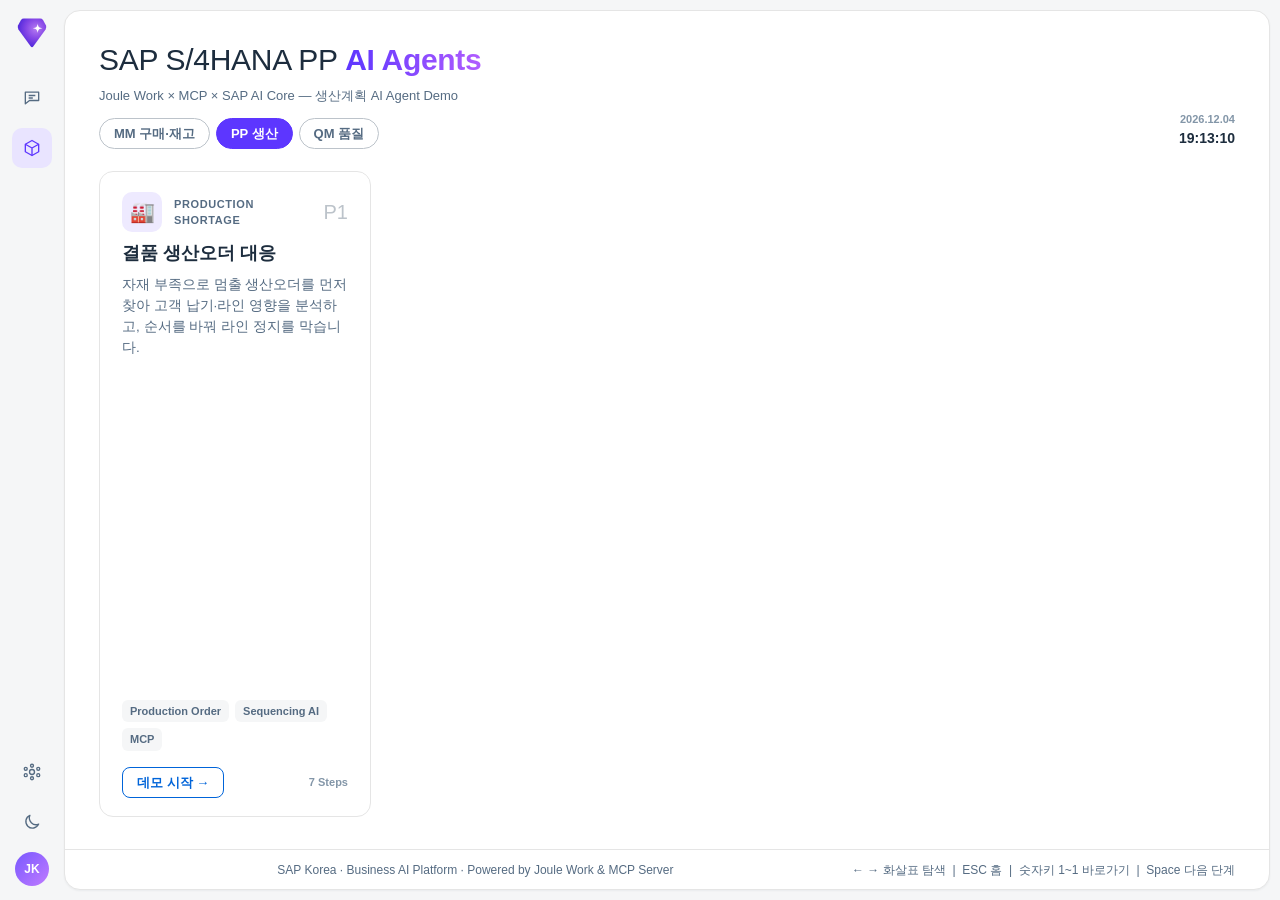
<file: pp.html>
<!DOCTYPE html>
<html lang="ko">
<head>
<meta charset="UTF-8">
<meta name="viewport" content="width=device-width, initial-scale=1">
<title>SAP S/4HANA PP AI Agents — Demo</title>
<link rel="stylesheet" href="css/base.css">
<link rel="stylesheet" href="css/joule.css">
<link rel="stylesheet" href="css/fiori.css">
<link rel="stylesheet" href="css/gui.css">
<link rel="stylesheet" href="css/dark.css">
<script>try{if(localStorage.getItem('sap-demo-theme')==='dark')document.documentElement.classList.add('dark')}catch(e){}</script>
</head>
<body data-module="pp">
<!-- 모듈 진입 파일 — 공통 엔진(js/core.js) + PP 콘텐츠(js/pp.js). MM은 index.html -->

<!-- ════════════════════════════════════
     TOUCH OVERLAY (global)
════════════════════════════════════ -->
<div id="touch-overlay"></div>

<!-- ════════════════════════════════════
     ARCHITECTURE MODAL (global, shared)
════════════════════════════════════ -->
<div id="arch-modal">
  <div class="arch-modal-card">
    <div class="arch-modal-header">
      <div class="joule-avatar" style="width:34px;height:34px;font-size:14px;border-radius:8px;">📐</div>
      <div style="flex:1">
        <h2 id="arch-modal-title">아키텍처 다이어그램</h2>
        <div class="arch-modal-subtitle" id="arch-modal-subtitle">SAP Business AI Platform 기반 구현 아키텍처</div>
      </div>
      <button class="arch-modal-close" onclick="closeArchModal()">✕</button>
    </div>
    <div class="arch-modal-body">
      <div class="arch-legend">
        <div class="arch-legend-item"><div class="arch-legend-dot" style="background:#7C3AED;"></div>SAP Business AI Platform (Global Account 포함)</div>
        <div class="arch-legend-item"><div class="arch-legend-dot" style="background:#0070F2;"></div>Global Account · Autonomous Suite</div>
        <div class="arch-legend-item"><div class="arch-legend-dot" style="background:#475569;"></div>SAP S/4HANA Cloud</div>
        <div class="arch-legend-item"><div class="arch-legend-dot" style="background:#D61FD6;"></div>A2A</div>
        <div class="arch-legend-item"><div class="arch-legend-dot" style="background:#0E8C8C;"></div>MCP</div>
        <div class="arch-legend-item"><div class="arch-legend-dot" style="background:#556B82;"></div>ODATA / REST</div>
        <div class="arch-legend-item"><div class="arch-legend-dot" style="background:#2E7D32;"></div>Trust · Authenticate</div>
      </div>
      <div id="arch-tour"></div>
      <div class="arch-svg-wrap" id="arch-modal-svg"></div>
    </div>
    <div class="arch-modal-footer">
      <span class="footer-label">기술 스택:</span>
      <span id="arch-modal-badges"></span>
    </div>
  </div>
</div>

<!-- ════════════════════════════════════
     PAGE: HOME
════════════════════════════════════ -->
<section id="home" class="page active">

  <header class="home-header">
    <div class="home-logo">
      <div class="sap-logo-mark">S</div>
      <div class="home-logo-text">
        <span class="logo-sap">SAP</span>
        <span class="logo-joule">Joule Work</span>
      </div>
    </div>
    <div class="home-title-center">
      <h1>SAP S/4HANA PP <span class="title-ai">AI Agents</span></h1>
      <p class="home-subtitle">Joule Work × MCP × SAP AI Core — 생산계획 AI Agent Demo</p>
      <nav class="mod-tabs" id="mod-tabs"></nav>
    </div>
    <div class="home-header-right">
      <div class="home-clock" id="home-clock"></div>
    </div>
  </header>

  <div class="scenario-grid" id="scenario-grid">

    <div class="scenario-card" style="--accent:#0070F2" onclick="router.go('pp1')" id="card1">
      <div class="card-accent-bar"></div>
      <div class="card-header-row">
        <span class="card-icon">🏭</span>
        <span class="card-tag">Production Shortage</span>
        <span class="card-num">P1</span>
      </div>
      <h2 class="card-title">결품 생산오더 대응</h2>
      <p class="card-desc">자재 부족으로 멈출 생산오더를 먼저 찾아 고객 납기·라인 영향을 분석하고, 순서를 바꿔 라인 정지를 막습니다.</p>
      <div class="card-tags-row">
        <span class="card-chip">Production Order</span><span class="card-chip">Sequencing AI</span><span class="card-chip">MCP</span>
      </div>
      <div class="card-footer">
        <span class="card-cta">데모 시작 →</span>
        <span class="card-steps">7 Steps</span>
      </div>
    </div>

  </div><!-- /scenario-grid -->

  <footer class="home-footer">
    <span class="footer-center">SAP Korea · Business AI Platform · Powered by Joule Work &amp; MCP Server</span>
    <span class="footer-hint">← → 화살표 탐색 &nbsp;|&nbsp; ESC 홈 &nbsp;|&nbsp; 숫자키 1~1 바로가기 &nbsp;|&nbsp; Space 다음 단계</span>
  </footer>

</section>

<!-- ════════════════════════════════════
     PAGE: PP1 — 결품 생산오더 대응 Agent
════════════════════════════════════ -->
<section id="pp1" class="page">
  <header class="page-header">
    <button class="btn-back" onclick="router.go('home')">← 목록</button>
    <h1 class="agent-title"><span class="agent-num">P1</span>결품 생산오더 대응 Agent</h1>
    <div class="demo-controls">
      <div class="step-counter">Step <span id="pp1-step-cur">0</span> / <span id="pp1-step-tot">6</span></div>
      <button class="btn-demo" id="pp1-btn" onclick="demoPlayers['pp1'].start()">▶ 데모 시작</button>
      <button class="btn-reset" onclick="demoPlayers['pp1'].reset()">↺ 초기화</button>
    </div>
  </header>
  <div class="process-flow-bar" id="pp1-flow"></div>
  <div class="demo-area">
    <div class="joule-panel">
      <div class="joule-panel-header">
        <div class="joule-avatar">J</div>
        <div><h3>Joule Work</h3><p>Production Shortage Agent · S/4HANA 연결됨</p></div>
        <div class="joule-status-dot"></div>
      </div>
      <div class="chat-window scrollable" id="pp1-chat"></div>
      <div class="chat-presets" id="pp1-presets"></div>
    </div>
    <div class="result-panel scrollable" id="pp1-result">
      <div class="result-title">📊 분석 결과 & 액션</div>
    </div>
  </div>
  <div class="arch-section">
    <button class="arch-toggle-btn" onclick="openArchModal('pp1')">
      <span>📐</span> 아키텍처 보기
      <span class="arch-chip">모달로 펼치기 ↗</span>
    </button>
  </div>
</section>

<svg width="0" height="0" style="position:absolute" aria-hidden="true">
  <defs>
    <symbol id="fi-back" viewBox="0 0 16 16"><path d="M10 3 5 8l5 5" fill="none" stroke="currentColor" stroke-width="1.6" stroke-linecap="round" stroke-linejoin="round"/></symbol>
    <symbol id="fi-search" viewBox="0 0 16 16"><circle cx="7" cy="7" r="4.6" fill="none" stroke="currentColor" stroke-width="1.5"/><path d="m10.4 10.4 3.6 3.6" stroke="currentColor" stroke-width="1.5" stroke-linecap="round"/></symbol>
    <symbol id="fi-bell" viewBox="0 0 16 16"><path d="M4 11.5V7a4 4 0 0 1 8 0v4.5l1.2 1.3H2.8zM6.5 14h3" fill="none" stroke="currentColor" stroke-width="1.4" stroke-linejoin="round" stroke-linecap="round"/></symbol>
    <symbol id="fi-share" viewBox="0 0 16 16"><path d="M8 2v8M5 5l3-3 3 3M3 9v4.5h10V9" fill="none" stroke="currentColor" stroke-width="1.5" stroke-linecap="round" stroke-linejoin="round"/></symbol>
    <symbol id="fi-settings" viewBox="0 0 16 16"><path d="M2 4h7M12 4h2M2 12h2M7 12h7M2 8h4M9 8h5" stroke="currentColor" stroke-width="1.4" stroke-linecap="round"/><circle cx="10.5" cy="4" r="1.5" fill="none" stroke="currentColor" stroke-width="1.4"/><circle cx="5.5" cy="12" r="1.5" fill="none" stroke="currentColor" stroke-width="1.4"/><circle cx="7.5" cy="8" r="1.5" fill="none" stroke="currentColor" stroke-width="1.4"/></symbol>
    <symbol id="fi-pos" viewBox="0 0 16 16"><circle cx="8" cy="8" r="6.3" fill="none" stroke="currentColor" stroke-width="1.5"/><path d="m5.2 8.2 1.9 1.9 3.7-3.9" fill="none" stroke="currentColor" stroke-width="1.6" stroke-linecap="round" stroke-linejoin="round"/></symbol>
    <symbol id="fi-crit" viewBox="0 0 16 16"><path d="M8 2.2 14.3 13.4H1.7z" fill="none" stroke="currentColor" stroke-width="1.5" stroke-linejoin="round"/><path d="M8 6.5v3.3" stroke="currentColor" stroke-width="1.6" stroke-linecap="round"/><circle cx="8" cy="11.7" r=".9" fill="currentColor"/></symbol>
    <symbol id="fi-neg" viewBox="0 0 16 16"><circle cx="8" cy="8" r="6.3" fill="none" stroke="currentColor" stroke-width="1.5"/><path d="m5.6 5.6 4.8 4.8m0-4.8-4.8 4.8" stroke="currentColor" stroke-width="1.6" stroke-linecap="round"/></symbol>
    <symbol id="fi-info" viewBox="0 0 16 16"><circle cx="8" cy="8" r="6.3" fill="none" stroke="currentColor" stroke-width="1.5"/><path d="M8 7.2v4" stroke="currentColor" stroke-width="1.6" stroke-linecap="round"/><circle cx="8" cy="4.9" r=".95" fill="currentColor"/></symbol>
    <symbol id="fi-down" viewBox="0 0 16 16"><path d="m4 6 4 4 4-4" fill="none" stroke="currentColor" stroke-width="1.6" stroke-linecap="round" stroke-linejoin="round"/></symbol>
    <radialGradient id="fijg" cx="0.64" cy="0.36" r="0.78"><stop offset="0" stop-color="#B57BF1"/><stop offset=".45" stop-color="#8446E6"/><stop offset="1" stop-color="#3A1BD6"/></radialGradient>
    <symbol id="fi-joule" viewBox="0 0 53 53"><path d="M12 1H41Q44 1 46 3.5L51 13Q53 17 50.5 20.5L29 50Q26.5 53 24 50L2.5 20.5Q0 17 2 13L7 3.5Q9 1 12 1Z" fill="url(#fijg)"/><path d="M36.5 9.5C37.3 15.5 39 17.2 45 18C39 18.8 37.3 20.5 36.5 26.5C35.7 20.5 34 18.8 28 18C34 17.2 35.7 15.5 36.5 9.5Z" fill="#fff"/></symbol>
    <symbol id="fi-full" viewBox="0 0 16 16"><path d="M2.5 6V2.5H6M10 2.5h3.5V6M13.5 10v3.5H10M6 13.5H2.5V10" fill="none" stroke="currentColor" stroke-width="1.5" stroke-linecap="round" stroke-linejoin="round"/></symbol>
    <symbol id="fi-close" viewBox="0 0 16 16"><path d="m3.5 3.5 9 9m0-9-9 9" stroke="currentColor" stroke-width="1.6" stroke-linecap="round"/></symbol>
    <symbol id="fi-send" viewBox="0 0 16 16"><path d="M2 8 14 2l-3 12-3-5zM8 9l6-7" fill="none" stroke="currentColor" stroke-width="1.4" stroke-linejoin="round"/></symbol>
    <symbol id="fi-sort" viewBox="0 0 16 16"><path d="M5 2.5v11M2.5 11 5 13.5 7.5 11M11 13.5v-11M8.5 5 11 2.5 13.5 5" fill="none" stroke="currentColor" stroke-width="1.4" stroke-linecap="round" stroke-linejoin="round"/></symbol>
    <symbol id="fi-joule-shell" viewBox="0 0 20 20"><path d="M6.2 4.5H13.8L17.3 8.6L10 16.8L2.7 8.6Z" fill="none" stroke="currentColor" stroke-width="1.6" stroke-linejoin="round"/><path d="M10.9 7.1V10.9M9 9H12.8" fill="none" stroke="currentColor" stroke-width="1.7" stroke-linecap="round"/></symbol>
    <symbol id="fi-ai" viewBox="0 0 16 16"><path d="M7 1.5 8.3 5.7 12.5 7 8.3 8.3 7 12.5 5.7 8.3 1.5 7l4.2-1.3zM12.5 10.5l.6 1.9 1.9.6-1.9.6-.6 1.9-.6-1.9-1.9-.6 1.9-.6z" fill="currentColor"/></symbol>
  </defs>
</svg>

<!-- ════════════════════════════════════
     JAVASCRIPT — 순서가 곧 실행 순서
════════════════════════════════════ -->
<script src="js/fiori-common.js"></script>
<script src="js/core.js"></script>
<script src="js/pp.js"></script>
<script src="js/nav-patch.js"></script>
<script src="js/joule-theme.js"></script>
<script src="js/theme.js"></script>
<script src="js/arch-diagram.js"></script>
<script src="js/arch-tour.js"></script>
</body>
</html>
</file>
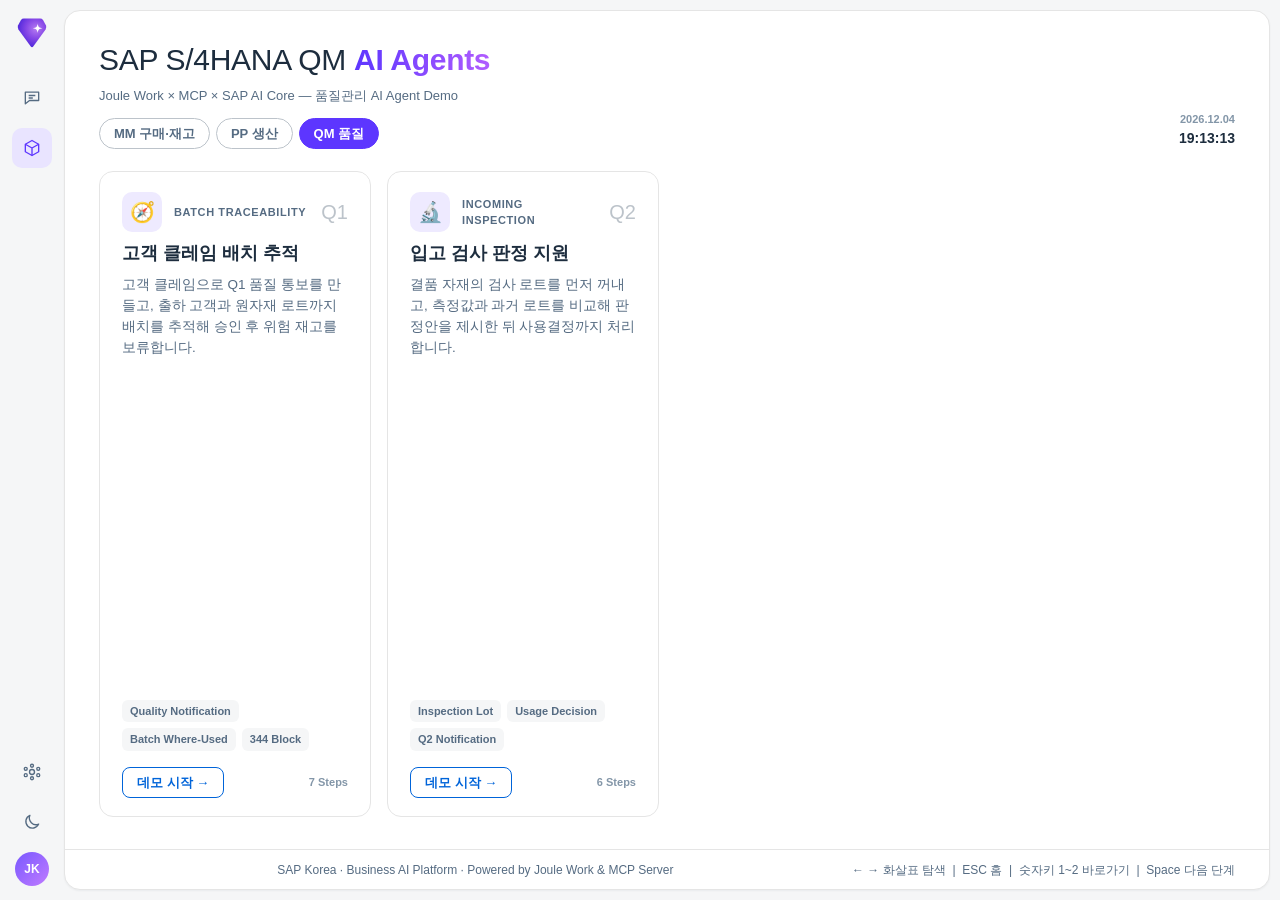
<file: qm.html>
<!DOCTYPE html>
<html lang="ko">
<head>
<meta charset="UTF-8">
<meta name="viewport" content="width=device-width, initial-scale=1">
<title>SAP S/4HANA QM AI Agents — Demo</title>
<link rel="stylesheet" href="css/base.css">
<link rel="stylesheet" href="css/joule.css">
<link rel="stylesheet" href="css/fiori.css">
<link rel="stylesheet" href="css/gui.css">
<link rel="stylesheet" href="css/dark.css">
<script>try{if(localStorage.getItem('sap-demo-theme')==='dark')document.documentElement.classList.add('dark')}catch(e){}</script>
</head>
<body data-module="qm">
<!-- 모듈 진입 파일 — 공통 엔진(js/core.js) + QM 콘텐츠(js/qm.js). MM은 index.html -->

<!-- ════════════════════════════════════
     TOUCH OVERLAY (global)
════════════════════════════════════ -->
<div id="touch-overlay"></div>

<!-- ════════════════════════════════════
     ARCHITECTURE MODAL (global, shared)
════════════════════════════════════ -->
<div id="arch-modal">
  <div class="arch-modal-card">
    <div class="arch-modal-header">
      <div class="joule-avatar" style="width:34px;height:34px;font-size:14px;border-radius:8px;">📐</div>
      <div style="flex:1">
        <h2 id="arch-modal-title">아키텍처 다이어그램</h2>
        <div class="arch-modal-subtitle" id="arch-modal-subtitle">SAP Business AI Platform 기반 구현 아키텍처</div>
      </div>
      <button class="arch-modal-close" onclick="closeArchModal()">✕</button>
    </div>
    <div class="arch-modal-body">
      <div class="arch-legend">
        <div class="arch-legend-item"><div class="arch-legend-dot" style="background:#7C3AED;"></div>SAP Business AI Platform (Global Account 포함)</div>
        <div class="arch-legend-item"><div class="arch-legend-dot" style="background:#0070F2;"></div>Global Account · Autonomous Suite</div>
        <div class="arch-legend-item"><div class="arch-legend-dot" style="background:#475569;"></div>SAP S/4HANA Cloud</div>
        <div class="arch-legend-item"><div class="arch-legend-dot" style="background:#D61FD6;"></div>A2A</div>
        <div class="arch-legend-item"><div class="arch-legend-dot" style="background:#0E8C8C;"></div>MCP</div>
        <div class="arch-legend-item"><div class="arch-legend-dot" style="background:#556B82;"></div>ODATA / REST</div>
        <div class="arch-legend-item"><div class="arch-legend-dot" style="background:#2E7D32;"></div>Trust · Authenticate</div>
      </div>
      <div id="arch-tour"></div>
      <div class="arch-svg-wrap" id="arch-modal-svg"></div>
    </div>
    <div class="arch-modal-footer">
      <span class="footer-label">기술 스택:</span>
      <span id="arch-modal-badges"></span>
    </div>
  </div>
</div>

<!-- ════════════════════════════════════
     PAGE: HOME
════════════════════════════════════ -->
<section id="home" class="page active">

  <header class="home-header">
    <div class="home-logo">
      <div class="sap-logo-mark">S</div>
      <div class="home-logo-text">
        <span class="logo-sap">SAP</span>
        <span class="logo-joule">Joule Work</span>
      </div>
    </div>
    <div class="home-title-center">
      <h1>SAP S/4HANA QM <span class="title-ai">AI Agents</span></h1>
      <p class="home-subtitle">Joule Work × MCP × SAP AI Core — 품질관리 AI Agent Demo</p>
      <nav class="mod-tabs" id="mod-tabs"></nav>
    </div>
    <div class="home-header-right">
      <div class="home-clock" id="home-clock"></div>
    </div>
  </header>

  <div class="scenario-grid" id="scenario-grid">

    <div class="scenario-card" style="--accent:#BB0000" onclick="router.go('qm1')" id="card1">
      <div class="card-accent-bar"></div>
      <div class="card-header-row">
        <span class="card-icon">🧭</span>
        <span class="card-tag">Batch Traceability</span>
        <span class="card-num">Q1</span>
      </div>
      <h2 class="card-title">고객 클레임 배치 추적</h2>
      <p class="card-desc">고객 클레임으로 Q1 품질 통보를 만들고, 출하 고객과 원자재 로트까지 배치를 추적해 승인 후 위험 재고를 보류합니다.</p>
      <div class="card-tags-row">
        <span class="card-chip">Quality Notification</span><span class="card-chip">Batch Where-Used</span><span class="card-chip">344 Block</span>
      </div>
      <div class="card-footer">
        <span class="card-cta">데모 시작 →</span>
        <span class="card-steps">7 Steps</span>
      </div>
    </div>

    <div class="scenario-card" style="--accent:#E9730C" onclick="router.go('qm2')" id="card2">
      <div class="card-accent-bar"></div>
      <div class="card-header-row">
        <span class="card-icon">🔬</span>
        <span class="card-tag">Incoming Inspection</span>
        <span class="card-num">Q2</span>
      </div>
      <h2 class="card-title">입고 검사 판정 지원</h2>
      <p class="card-desc">결품 자재의 검사 로트를 먼저 꺼내고, 측정값과 과거 로트를 비교해 판정안을 제시한 뒤 사용결정까지 처리합니다.</p>
      <div class="card-tags-row">
        <span class="card-chip">Inspection Lot</span><span class="card-chip">Usage Decision</span><span class="card-chip">Q2 Notification</span>
      </div>
      <div class="card-footer">
        <span class="card-cta">데모 시작 →</span>
        <span class="card-steps">6 Steps</span>
      </div>
    </div>

  </div><!-- /scenario-grid -->

  <footer class="home-footer">
    <span class="footer-center">SAP Korea · Business AI Platform · Powered by Joule Work &amp; MCP Server</span>
    <span class="footer-hint">← → 화살표 탐색 &nbsp;|&nbsp; ESC 홈 &nbsp;|&nbsp; 숫자키 1~2 바로가기 &nbsp;|&nbsp; Space 다음 단계</span>
  </footer>

</section>

<!-- ════════════════════════════════════
     PAGE: QM1 — 고객 클레임 배치 추적 Agent
════════════════════════════════════ -->
<section id="qm1" class="page">
  <header class="page-header">
    <button class="btn-back" onclick="router.go('home')">← 목록</button>
    <h1 class="agent-title"><span class="agent-num">Q1</span>고객 클레임 배치 추적 Agent</h1>
    <div class="demo-controls">
      <div class="step-counter">Step <span id="qm1-step-cur">0</span> / <span id="qm1-step-tot">6</span></div>
      <button class="btn-demo" id="qm1-btn" onclick="demoPlayers['qm1'].start()">▶ 데모 시작</button>
      <button class="btn-reset" onclick="demoPlayers['qm1'].reset()">↺ 초기화</button>
    </div>
  </header>
  <div class="process-flow-bar" id="qm1-flow"></div>
  <div class="demo-area">
    <div class="joule-panel">
      <div class="joule-panel-header">
        <div class="joule-avatar">J</div>
        <div><h3>Joule Work</h3><p>Batch Traceability Agent · S/4HANA 연결됨</p></div>
        <div class="joule-status-dot"></div>
      </div>
      <div class="chat-window scrollable" id="qm1-chat"></div>
      <div class="chat-presets" id="qm1-presets"></div>
    </div>
    <div class="result-panel scrollable" id="qm1-result">
      <div class="result-title">📊 분석 결과 & 액션</div>
    </div>
  </div>
  <div class="arch-section">
    <button class="arch-toggle-btn" onclick="openArchModal('qm1')">
      <span>📐</span> 아키텍처 보기
      <span class="arch-chip">모달로 펼치기 ↗</span>
    </button>
  </div>
</section>

<!-- ════════════════════════════════════
     PAGE: QM2 — 입고 검사 판정 Agent
════════════════════════════════════ -->
<section id="qm2" class="page">
  <header class="page-header">
    <button class="btn-back" onclick="router.go('home')">← 목록</button>
    <h1 class="agent-title"><span class="agent-num">Q2</span>입고 검사 판정 Agent</h1>
    <div class="demo-controls">
      <div class="step-counter">Step <span id="qm2-step-cur">0</span> / <span id="qm2-step-tot">6</span></div>
      <button class="btn-demo" id="qm2-btn" onclick="demoPlayers['qm2'].start()">▶ 데모 시작</button>
      <button class="btn-reset" onclick="demoPlayers['qm2'].reset()">↺ 초기화</button>
    </div>
  </header>
  <div class="process-flow-bar" id="qm2-flow"></div>
  <div class="demo-area">
    <div class="joule-panel">
      <div class="joule-panel-header">
        <div class="joule-avatar">J</div>
        <div><h3>Joule Work</h3><p>Incoming Inspection Agent · S/4HANA 연결됨</p></div>
        <div class="joule-status-dot"></div>
      </div>
      <div class="chat-window scrollable" id="qm2-chat"></div>
      <div class="chat-presets" id="qm2-presets"></div>
    </div>
    <div class="result-panel scrollable" id="qm2-result">
      <div class="result-title">📊 분석 결과 & 액션</div>
    </div>
  </div>
  <div class="arch-section">
    <button class="arch-toggle-btn" onclick="openArchModal('qm2')">
      <span>📐</span> 아키텍처 보기
      <span class="arch-chip">모달로 펼치기 ↗</span>
    </button>
  </div>
</section>

<svg width="0" height="0" style="position:absolute" aria-hidden="true">
  <defs>
    <symbol id="fi-back" viewBox="0 0 16 16"><path d="M10 3 5 8l5 5" fill="none" stroke="currentColor" stroke-width="1.6" stroke-linecap="round" stroke-linejoin="round"/></symbol>
    <symbol id="fi-search" viewBox="0 0 16 16"><circle cx="7" cy="7" r="4.6" fill="none" stroke="currentColor" stroke-width="1.5"/><path d="m10.4 10.4 3.6 3.6" stroke="currentColor" stroke-width="1.5" stroke-linecap="round"/></symbol>
    <symbol id="fi-bell" viewBox="0 0 16 16"><path d="M4 11.5V7a4 4 0 0 1 8 0v4.5l1.2 1.3H2.8zM6.5 14h3" fill="none" stroke="currentColor" stroke-width="1.4" stroke-linejoin="round" stroke-linecap="round"/></symbol>
    <symbol id="fi-share" viewBox="0 0 16 16"><path d="M8 2v8M5 5l3-3 3 3M3 9v4.5h10V9" fill="none" stroke="currentColor" stroke-width="1.5" stroke-linecap="round" stroke-linejoin="round"/></symbol>
    <symbol id="fi-settings" viewBox="0 0 16 16"><path d="M2 4h7M12 4h2M2 12h2M7 12h7M2 8h4M9 8h5" stroke="currentColor" stroke-width="1.4" stroke-linecap="round"/><circle cx="10.5" cy="4" r="1.5" fill="none" stroke="currentColor" stroke-width="1.4"/><circle cx="5.5" cy="12" r="1.5" fill="none" stroke="currentColor" stroke-width="1.4"/><circle cx="7.5" cy="8" r="1.5" fill="none" stroke="currentColor" stroke-width="1.4"/></symbol>
    <symbol id="fi-pos" viewBox="0 0 16 16"><circle cx="8" cy="8" r="6.3" fill="none" stroke="currentColor" stroke-width="1.5"/><path d="m5.2 8.2 1.9 1.9 3.7-3.9" fill="none" stroke="currentColor" stroke-width="1.6" stroke-linecap="round" stroke-linejoin="round"/></symbol>
    <symbol id="fi-crit" viewBox="0 0 16 16"><path d="M8 2.2 14.3 13.4H1.7z" fill="none" stroke="currentColor" stroke-width="1.5" stroke-linejoin="round"/><path d="M8 6.5v3.3" stroke="currentColor" stroke-width="1.6" stroke-linecap="round"/><circle cx="8" cy="11.7" r=".9" fill="currentColor"/></symbol>
    <symbol id="fi-neg" viewBox="0 0 16 16"><circle cx="8" cy="8" r="6.3" fill="none" stroke="currentColor" stroke-width="1.5"/><path d="m5.6 5.6 4.8 4.8m0-4.8-4.8 4.8" stroke="currentColor" stroke-width="1.6" stroke-linecap="round"/></symbol>
    <symbol id="fi-info" viewBox="0 0 16 16"><circle cx="8" cy="8" r="6.3" fill="none" stroke="currentColor" stroke-width="1.5"/><path d="M8 7.2v4" stroke="currentColor" stroke-width="1.6" stroke-linecap="round"/><circle cx="8" cy="4.9" r=".95" fill="currentColor"/></symbol>
    <symbol id="fi-down" viewBox="0 0 16 16"><path d="m4 6 4 4 4-4" fill="none" stroke="currentColor" stroke-width="1.6" stroke-linecap="round" stroke-linejoin="round"/></symbol>
    <radialGradient id="fijg" cx="0.64" cy="0.36" r="0.78"><stop offset="0" stop-color="#B57BF1"/><stop offset=".45" stop-color="#8446E6"/><stop offset="1" stop-color="#3A1BD6"/></radialGradient>
    <symbol id="fi-joule" viewBox="0 0 53 53"><path d="M12 1H41Q44 1 46 3.5L51 13Q53 17 50.5 20.5L29 50Q26.5 53 24 50L2.5 20.5Q0 17 2 13L7 3.5Q9 1 12 1Z" fill="url(#fijg)"/><path d="M36.5 9.5C37.3 15.5 39 17.2 45 18C39 18.8 37.3 20.5 36.5 26.5C35.7 20.5 34 18.8 28 18C34 17.2 35.7 15.5 36.5 9.5Z" fill="#fff"/></symbol>
    <symbol id="fi-full" viewBox="0 0 16 16"><path d="M2.5 6V2.5H6M10 2.5h3.5V6M13.5 10v3.5H10M6 13.5H2.5V10" fill="none" stroke="currentColor" stroke-width="1.5" stroke-linecap="round" stroke-linejoin="round"/></symbol>
    <symbol id="fi-close" viewBox="0 0 16 16"><path d="m3.5 3.5 9 9m0-9-9 9" stroke="currentColor" stroke-width="1.6" stroke-linecap="round"/></symbol>
    <symbol id="fi-send" viewBox="0 0 16 16"><path d="M2 8 14 2l-3 12-3-5zM8 9l6-7" fill="none" stroke="currentColor" stroke-width="1.4" stroke-linejoin="round"/></symbol>
    <symbol id="fi-sort" viewBox="0 0 16 16"><path d="M5 2.5v11M2.5 11 5 13.5 7.5 11M11 13.5v-11M8.5 5 11 2.5 13.5 5" fill="none" stroke="currentColor" stroke-width="1.4" stroke-linecap="round" stroke-linejoin="round"/></symbol>
    <symbol id="fi-joule-shell" viewBox="0 0 20 20"><path d="M6.2 4.5H13.8L17.3 8.6L10 16.8L2.7 8.6Z" fill="none" stroke="currentColor" stroke-width="1.6" stroke-linejoin="round"/><path d="M10.9 7.1V10.9M9 9H12.8" fill="none" stroke="currentColor" stroke-width="1.7" stroke-linecap="round"/></symbol>
    <symbol id="fi-ai" viewBox="0 0 16 16"><path d="M7 1.5 8.3 5.7 12.5 7 8.3 8.3 7 12.5 5.7 8.3 1.5 7l4.2-1.3zM12.5 10.5l.6 1.9 1.9.6-1.9.6-.6 1.9-.6-1.9-1.9-.6 1.9-.6z" fill="currentColor"/></symbol>
  </defs>
</svg>

<!-- ════════════════════════════════════
     JAVASCRIPT — 순서가 곧 실행 순서
════════════════════════════════════ -->
<script src="js/fiori-common.js"></script>
<script src="js/core.js"></script>
<script src="js/qm.js"></script>
<script src="js/nav-patch.js"></script>
<script src="js/joule-theme.js"></script>
<script src="js/theme.js"></script>
<script src="js/arch-diagram.js"></script>
<script src="js/arch-tour.js"></script>
</body>
</html>
</file>
<file: css/base.css>
/* 공통 기반: 디자인 토큰 · 레이아웃 · 홈 · 에이전트 데모 화면 · 아키텍처 모달 */
/* ═══════════════════════════════════════════
   DESIGN TOKENS
═══════════════════════════════════════════ */
:root {
  --sap-blue:       #0070F2;
  --sap-blue-dark:  #0057BB;
  --sap-blue-glow:  rgba(0,112,242,0.35);
  --sap-teal:       #0EC4D1;
  --sap-teal-glow:  rgba(14,196,209,0.3);
  --sap-dark:       #1D2D3E;
  --sap-darker:     #111C2B;
  --sap-card:       #1E3148;
  --sap-card-hover: #243d5a;
  --sap-border:     #2E4A6A;
  --sap-border-light: #3d6090;
  --sap-text:       #F0F4F8;
  --sap-text-muted: #8FA9C8;
  --sap-text-dim:   #5a7a9a;
  --sap-success:    #30914C;
  --sap-success-bg: rgba(48,145,76,0.15);
  --sap-warning:    #E9730C;
  --sap-warning-bg: rgba(233,115,12,0.15);
  --sap-danger:     #BB0000;
  --sap-danger-bg:  rgba(187,0,0,0.15);
  --sap-accent:     #0EC4D1;
  --sap-purple:     #7C4DFF;
  --sap-sky:        #1E88E5;
  --font-hero:   48px;
  --font-title:  28px;
  --font-xl:     22px;
  --font-body:   18px;
  --font-sm:     15px;
  --font-label:  13px;
  --radius:    12px;
  --radius-lg: 20px;
  --radius-xl: 28px;
  --shadow:     0 8px 32px rgba(0,112,242,0.15);
  --shadow-lg:  0 16px 48px rgba(0,0,0,0.4);
  --shadow-glow:0 0 24px rgba(0,112,242,0.4);
  --header-h: 80px;
  --flow-h:   90px;
  --arch-h:   220px;
  --trans: all 0.35s cubic-bezier(0.4,0,0.2,1);
}

/* ═══════════════════════════════════════════
   RESET & BASE
═══════════════════════════════════════════ */
*, *::before, *::after { box-sizing: border-box; margin: 0; padding: 0; }
html, body {
  width: 100%; height: 100%;
  overflow: hidden;
  background: var(--sap-darker);
  color: var(--sap-text);
  font-family: 'Segoe UI', 'Apple SD Gothic Neo', 'Noto Sans KR', sans-serif;
  font-size: var(--font-body);
  line-height: 1.5;
  -webkit-font-smoothing: antialiased;
}
button { font-family: inherit; cursor: pointer; border: none; outline: none; }
a { text-decoration: none; color: inherit; }
table { border-collapse: collapse; width: 100%; }

/* Scrollbar inside panels */
.scrollable::-webkit-scrollbar { width: 6px; }
.scrollable::-webkit-scrollbar-track { background: transparent; }
.scrollable::-webkit-scrollbar-thumb { background: var(--sap-border); border-radius: 3px; }

/* ═══════════════════════════════════════════
   SPA PAGES
═══════════════════════════════════════════ */
.page {
  position: absolute;
  inset: 0;
  display: none;
  flex-direction: column;
  opacity: 0;
  transition: opacity 0.4s ease;
}
.page.active {
  display: flex !important;
  opacity: 1 !important;
}
.page.entering {
  animation: pageEnter 0.4s ease forwards;
}
@keyframes pageEnter {
  from { opacity: 0; transform: translateY(18px); }
  to   { opacity: 1; transform: translateY(0); }
}

/* ═══════════════════════════════════════════
   GLOBAL HEADER (agent pages)
═══════════════════════════════════════════ */
.page-header {
  height: var(--header-h);
  min-height: var(--header-h);
  background: var(--sap-dark);
  border-bottom: 2px solid var(--sap-border);
  display: flex;
  align-items: center;
  padding: 0 32px;
  gap: 20px;
  position: relative;
  z-index: 10;
}
.page-header::after {
  content: '';
  position: absolute;
  bottom: -2px; left: 0; right: 0;
  height: 2px;
  background: linear-gradient(90deg, var(--sap-blue), var(--sap-teal), var(--sap-blue));
  background-size: 200% 100%;
  animation: shimmer 3s linear infinite;
}
@keyframes shimmer {
  0%   { background-position: 200% 0; }
  100% { background-position: -200% 0; }
}
.btn-back {
  display: flex; align-items: center; gap: 8px;
  padding: 10px 20px;
  background: transparent;
  border: 1.5px solid var(--sap-border);
  border-radius: var(--radius);
  color: var(--sap-text-muted);
  font-size: var(--font-sm);
  font-weight: 600;
  transition: var(--trans);
  white-space: nowrap;
}
.btn-back:hover { background: var(--sap-card); color: var(--sap-text); border-color: var(--sap-blue); }

.agent-title {
  flex: 1;
  font-size: var(--font-xl);
  font-weight: 700;
  color: var(--sap-text);
  white-space: nowrap;
  overflow: hidden;
  text-overflow: ellipsis;
}
.agent-title .agent-num {
  color: var(--sap-teal);
  margin-right: 10px;
}
.demo-controls {
  display: flex; gap: 12px;
}
.btn-demo {
  padding: 12px 28px;
  background: var(--sap-blue);
  color: #fff;
  font-size: var(--font-sm);
  font-weight: 700;
  border-radius: var(--radius);
  transition: var(--trans);
  position: relative;
  overflow: hidden;
  min-width: 140px;
  letter-spacing: 0.3px;
}
.btn-demo:hover { background: var(--sap-blue-dark); box-shadow: var(--shadow-glow); }
.btn-demo.playing { background: var(--sap-success); }
.btn-demo.playing::after {
  content: '';
  position: absolute;
  inset: 0;
  background: linear-gradient(90deg, transparent, rgba(255,255,255,0.15), transparent);
  animation: btnGlide 1.5s linear infinite;
}
@keyframes btnGlide {
  from { transform: translateX(-100%); }
  to   { transform: translateX(100%); }
}
.btn-reset {
  padding: 12px 20px;
  background: transparent;
  border: 1.5px solid var(--sap-border);
  border-radius: var(--radius);
  color: var(--sap-text-muted);
  font-size: var(--font-sm);
  font-weight: 600;
  transition: var(--trans);
}
.btn-reset:hover { border-color: var(--sap-warning); color: var(--sap-warning); }

/* Step progress pill */
.step-counter {
  padding: 8px 16px;
  background: var(--sap-card);
  border: 1px solid var(--sap-border);
  border-radius: 20px;
  font-size: var(--font-label);
  color: var(--sap-text-muted);
  white-space: nowrap;
}
.step-counter span { color: var(--sap-teal); font-weight: 700; }

/* ═══════════════════════════════════════════
   PROCESS FLOW BAR (Zone A)
═══════════════════════════════════════════ */
.process-flow-bar {
  height: var(--flow-h);
  min-height: var(--flow-h);
  background: rgba(30,49,72,0.8);
  border-bottom: 1px solid var(--sap-border);
  display: flex;
  align-items: center;
  justify-content: center;
  padding: 0 48px;
  gap: 0;
  overflow: hidden;
}
.flow-step {
  display: flex; align-items: center; gap: 10px;
  padding: 10px 22px;
  border-radius: 40px;
  background: var(--sap-card);
  border: 1.5px solid var(--sap-border);
  font-size: var(--font-sm);
  font-weight: 600;
  color: var(--sap-text-muted);
  white-space: nowrap;
  transition: var(--trans);
  position: relative;
}
.flow-step .step-icon { font-size: 18px; }
.flow-step.active {
  background: var(--sap-blue);
  border-color: var(--sap-blue);
  color: #fff;
  box-shadow: 0 0 20px rgba(0,112,242,0.5);
  transform: scale(1.05);
}
.flow-step.done {
  background: var(--sap-success-bg);
  border-color: var(--sap-success);
  color: var(--sap-success);
}
.flow-step.done::before {
  content: '✓ ';
  font-weight: 900;
}
.flow-arrow {
  color: var(--sap-border-light);
  font-size: 22px;
  margin: 0 6px;
  flex-shrink: 0;
  transition: color 0.3s;
}
.flow-arrow.lit { color: var(--sap-teal); }

/* ═══════════════════════════════════════════
   DEMO AREA (Zone B)
═══════════════════════════════════════════ */
.demo-area {
  flex: 1;
  display: flex;
  gap: 0;
  overflow: hidden;
}

/* Joule Chat Panel */
.joule-panel {
  width: 680px;
  min-width: 680px;
  display: flex;
  flex-direction: column;
  border-right: 1px solid var(--sap-border);
  background: rgba(17,28,43,0.6);
}
.joule-panel-header {
  padding: 14px 24px;
  background: var(--sap-dark);
  border-bottom: 1px solid var(--sap-border);
  display: flex; align-items: center; gap: 12px;
}
.joule-avatar {
  width: 36px; height: 36px;
  background: linear-gradient(135deg, var(--sap-blue), var(--sap-teal));
  border-radius: 50%;
  display: flex; align-items: center; justify-content: center;
  font-weight: 900; font-size: 16px; color: #fff;
  flex-shrink: 0;
}
.joule-panel-header h3 { font-size: var(--font-sm); font-weight: 700; }
.joule-panel-header p  { font-size: var(--font-label); color: var(--sap-text-muted); }
.joule-status-dot {
  width: 8px; height: 8px;
  border-radius: 50%;
  background: var(--sap-success);
  margin-left: auto;
  box-shadow: 0 0 6px var(--sap-success);
  animation: statusPulse 2s ease infinite;
}
@keyframes statusPulse {
  0%,100% { opacity: 1; } 50% { opacity: 0.4; }
}

.chat-window {
  flex: 1;
  overflow-y: auto;
  overflow-x: hidden;
  padding: 20px 20px 12px;
  display: flex;
  flex-direction: column;
  gap: 14px;
  scroll-behavior: smooth;
}
.chat-window.scrollable { }

/* Chat messages */
.chat-msg {
  display: flex;
  gap: 10px;
  animation: msgFadeIn 0.3s ease;
  max-width: 100%;
}
@keyframes msgFadeIn {
  from { opacity: 0; transform: translateY(8px); }
  to   { opacity: 1; transform: translateY(0); }
}
.chat-msg.user { flex-direction: row-reverse; }

.chat-msg .msg-avatar {
  width: 32px; height: 32px;
  border-radius: 50%;
  display: flex; align-items: center; justify-content: center;
  font-size: 13px; font-weight: 700;
  flex-shrink: 0;
  margin-top: 2px;
}
.chat-msg.user .msg-avatar { background: var(--sap-blue); color: #fff; }
.chat-msg.ai   .msg-avatar { background: linear-gradient(135deg,var(--sap-blue),var(--sap-teal)); color: #fff; }
.chat-msg.sys  .msg-avatar { background: var(--sap-border); color: var(--sap-text-muted); font-size: 11px; }

.chat-msg .bubble {
  max-width: calc(100% - 50px);
  padding: 12px 16px;
  border-radius: var(--radius);
  font-size: var(--font-sm);
  line-height: 1.6;
}
.chat-msg.user .bubble {
  background: var(--sap-blue);
  color: #fff;
  border-bottom-right-radius: 4px;
}
.chat-msg.ai .bubble {
  background: var(--sap-card);
  border: 1px solid var(--sap-border);
  color: var(--sap-text);
  border-bottom-left-radius: 4px;
}
.chat-msg.sys .bubble {
  background: rgba(46,74,106,0.3);
  border: 1px dashed var(--sap-border);
  color: var(--sap-text-muted);
  font-size: var(--font-label);
  font-style: italic;
  border-radius: 8px;
}

/* Thinking indicator */
.thinking-bubble {
  display: flex; align-items: center; gap: 5px;
  padding: 12px 16px;
  background: var(--sap-card);
  border: 1px solid var(--sap-border);
  border-radius: var(--radius);
  border-bottom-left-radius: 4px;
  color: var(--sap-text-muted);
  font-size: var(--font-sm);
}
.thinking-dots span {
  display: inline-block;
  width: 7px; height: 7px;
  background: var(--sap-teal);
  border-radius: 50%;
  animation: dotBounce 1.2s ease infinite;
}
.thinking-dots span:nth-child(2) { animation-delay: 0.2s; }
.thinking-dots span:nth-child(3) { animation-delay: 0.4s; }
@keyframes dotBounce {
  0%,80%,100% { transform: translateY(0); opacity: 0.4; }
  40%          { transform: translateY(-6px); opacity: 1; }
}

/* Data table inside chat */
.chat-table-wrap {
  margin-top: 10px;
  overflow-x: auto;
  border-radius: var(--radius);
  border: 1px solid var(--sap-border);
}
.chat-table {
  width: 100%;
  font-size: var(--font-label);
  border-collapse: collapse;
}
.chat-table thead tr {
  background: var(--sap-blue);
  color: #fff;
}
.chat-table thead th {
  padding: 9px 12px;
  text-align: left;
  font-weight: 600;
  white-space: nowrap;
}
.chat-table tbody tr { background: var(--sap-darker); border-bottom: 1px solid var(--sap-border); }
.chat-table tbody tr:nth-child(even) { background: rgba(30,49,72,0.5); }
.chat-table tbody tr:hover { background: var(--sap-card); }
.chat-table td { padding: 8px 12px; }

/* Risk badges */
.badge {
  display: inline-flex; align-items: center; gap: 4px;
  padding: 3px 9px;
  border-radius: 20px;
  font-size: 12px;
  font-weight: 700;
  white-space: nowrap;
}
.badge-danger  { background: var(--sap-danger-bg);  color: #ff4444; border: 1px solid var(--sap-danger); }
.badge-warning { background: var(--sap-warning-bg); color: #ff9a3c; border: 1px solid var(--sap-warning); }
.badge-success { background: var(--sap-success-bg); color: #4cde72; border: 1px solid var(--sap-success); }
.badge-info    { background: rgba(0,112,242,0.15);  color: #5aafff; border: 1px solid var(--sap-blue); }
.badge-neutral { background: var(--sap-card);       color: var(--sap-text-muted); border: 1px solid var(--sap-border); }

/* Chat preset buttons */
.chat-presets {
  padding: 12px 16px;
  border-top: 1px solid var(--sap-border);
  display: flex; flex-wrap: wrap; gap: 8px;
  background: rgba(17,28,43,0.8);
}
.preset-btn {
  padding: 8px 16px;
  background: var(--sap-card);
  border: 1.5px solid var(--sap-border);
  border-radius: 20px;
  font-size: var(--font-label);
  color: var(--sap-text);
  transition: var(--trans);
  cursor: pointer;
  white-space: nowrap;
}
.preset-btn:hover { border-color: var(--sap-blue); color: var(--sap-blue); background: rgba(0,112,242,0.08); }
.preset-btn.highlight {
  border-color: var(--sap-teal);
  color: var(--sap-teal);
  animation: presetGlow 2s ease infinite;
}
@keyframes presetGlow {
  0%,100% { box-shadow: 0 0 0 0 rgba(14,196,209,0.4); }
  50%      { box-shadow: 0 0 0 8px rgba(14,196,209,0); }
}

/* Result Panel */
.result-panel {
  flex: 1;
  display: flex;
  flex-direction: column;
  padding: 24px 28px;
  gap: 18px;
  overflow-y: auto;
  background: rgba(17,28,43,0.3);
}
.result-panel.scrollable {}
.result-title {
  font-size: var(--font-sm);
  font-weight: 700;
  color: var(--sap-text-muted);
  text-transform: uppercase;
  letter-spacing: 1px;
  border-bottom: 1px solid var(--sap-border);
  padding-bottom: 10px;
}
.result-card {
  background: var(--sap-card);
  border: 1px solid var(--sap-border);
  border-radius: var(--radius);
  padding: 18px 20px;
  transition: var(--trans);
  animation: cardSlideIn 0.4s ease;
}
@keyframes cardSlideIn {
  from { opacity: 0; transform: translateX(16px); }
  to   { opacity: 1; transform: translateX(0); }
}
.result-card:hover { border-color: var(--sap-blue-dark); }
.result-card h4 { font-size: var(--font-sm); font-weight: 700; margin-bottom: 10px; }

/* KPI cards in result panel */
.kpi-row { display: flex; gap: 14px; }
.kpi-card {
  flex: 1;
  background: var(--sap-darker);
  border: 1px solid var(--sap-border);
  border-radius: var(--radius);
  padding: 16px;
  text-align: center;
}
.kpi-card .kpi-value { font-size: 30px; font-weight: 800; color: var(--sap-blue); }
.kpi-card .kpi-label { font-size: var(--font-label); color: var(--sap-text-muted); margin-top: 4px; }
.kpi-card.success .kpi-value { color: var(--sap-success); }
.kpi-card.warning .kpi-value { color: var(--sap-warning); }
.kpi-card.danger  .kpi-value { color: var(--sap-danger); }

/* Action buttons in result panel */
.action-btn-group { display: flex; gap: 12px; flex-wrap: wrap; }
.action-btn {
  flex: 1;
  min-width: 160px;
  padding: 14px 20px;
  border-radius: var(--radius);
  font-size: var(--font-sm);
  font-weight: 700;
  transition: var(--trans);
  position: relative;
  overflow: hidden;
  display: flex; align-items: center; justify-content: center; gap: 8px;
}
.action-btn-primary {
  background: var(--sap-blue);
  color: #fff;
  border: 2px solid var(--sap-blue);
}
.action-btn-primary:hover { background: var(--sap-blue-dark); box-shadow: var(--shadow-glow); }
.action-btn-success {
  background: var(--sap-success);
  color: #fff;
  border: 2px solid var(--sap-success);
}
.action-btn-success:hover { filter: brightness(1.15); }
.action-btn-warning {
  background: transparent;
  color: var(--sap-warning);
  border: 2px solid var(--sap-warning);
}
.action-btn-warning:hover { background: var(--sap-warning-bg); }
.action-btn-ghost {
  background: transparent;
  color: var(--sap-text-muted);
  border: 2px solid var(--sap-border);
}
.action-btn-ghost:hover { border-color: var(--sap-blue); color: var(--sap-text); }

/* Completion banner */
.completion-banner {
  background: linear-gradient(135deg, var(--sap-success-bg), rgba(14,196,209,0.1));
  border: 1.5px solid var(--sap-success);
  border-radius: var(--radius);
  padding: 18px 24px;
  display: flex; align-items: center; gap: 14px;
  animation: bannerSlide 0.5s ease;
}
@keyframes bannerSlide {
  from { opacity: 0; transform: translateY(-10px); }
  to   { opacity: 1; transform: translateY(0); }
}
.completion-banner .banner-icon { font-size: 28px; }
.completion-banner h3 { font-size: var(--font-xl); font-weight: 700; color: var(--sap-success); }
.completion-banner p  { font-size: var(--font-sm); color: var(--sap-text-muted); }

/* ═══════════════════════════════════════════
   ARCHITECTURE SECTION (Zone C)
═══════════════════════════════════════════ */
.arch-section {
  border-top: 1px solid var(--sap-border);
  background: rgba(17,28,43,0.8);
}
.arch-toggle-btn {
  width: 100%;
  padding: 10px 28px;
  background: transparent;
  border: none;
  color: var(--sap-text-muted);
  font-size: var(--font-sm);
  font-weight: 600;
  display: flex; align-items: center; gap: 8px;
  cursor: pointer;
  transition: var(--trans);
}
.arch-toggle-btn:hover { color: var(--sap-teal); background: rgba(14,196,209,0.05); }
.arch-toggle-btn .arch-chevron {
  margin-left: auto;
  transition: transform 0.3s;
  font-size: 12px;
}
.arch-toggle-btn.open .arch-chevron { transform: rotate(180deg); }

.arch-content {
  max-height: 0;
  overflow: hidden;
  transition: max-height 0.4s cubic-bezier(0.4,0,0.2,1);
}
.arch-content.open { max-height: var(--arch-h); }

.arch-inner {
  height: var(--arch-h);
  padding: 16px 32px;
  display: flex;
  align-items: center;
  gap: 0;
  overflow-x: auto;
  overflow-y: hidden;
}

/* SVG architecture diagram nodes */
.arch-node {
  display: flex; flex-direction: column; align-items: center; gap: 6px;
  flex-shrink: 0;
}
.arch-node-box {
  padding: 10px 16px;
  border-radius: var(--radius);
  font-size: var(--font-label);
  font-weight: 600;
  text-align: center;
  white-space: nowrap;
  border: 1.5px solid;
  min-width: 120px;
}
.arch-node-box.user    { background: rgba(0,112,242,0.15); border-color: var(--sap-blue);    color: #7ac0ff; }
.arch-node-box.mcp     { background: rgba(14,196,209,0.12); border-color: var(--sap-teal);   color: var(--sap-teal); }
.arch-node-box.erp     { background: rgba(233,115,12,0.12); border-color: var(--sap-warning); color: #ffb86c; }
.arch-node-box.db      { background: rgba(48,145,76,0.12);  border-color: var(--sap-success); color: #5de080; }
.arch-node-box.ai      { background: rgba(124,77,255,0.12); border-color: var(--sap-purple);  color: #b39dff; }
.arch-node-box.data    { background: rgba(30,136,229,0.12); border-color: var(--sap-sky);     color: #7ec8ff; }

.arch-node .arch-icon { font-size: 20px; }
.arch-node .arch-label { font-size: 11px; color: var(--sap-text-muted); text-align: center; max-width: 130px; }

.arch-arrow {
  display: flex; align-items: center;
  padding: 0 10px;
  color: var(--sap-border-light);
  font-size: 20px;
  flex-shrink: 0;
  position: relative;
}
.arch-arrow .arrow-label {
  position: absolute;
  top: -18px;
  left: 50%;
  transform: translateX(-50%);
  font-size: 10px;
  color: var(--sap-text-muted);
  white-space: nowrap;
  background: var(--sap-darker);
  padding: 1px 4px;
  border-radius: 3px;
}

/* Tech badges */
.tech-badges {
  display: flex; gap: 6px; flex-wrap: wrap;
  padding: 0 32px 12px;
}
.tech-badge {
  padding: 4px 10px;
  background: rgba(0,112,242,0.1);
  border: 1px solid rgba(0,112,242,0.3);
  border-radius: 20px;
  font-size: 11px;
  color: var(--sap-blue);
  font-weight: 600;
}
.tech-badge.teal   { background: rgba(14,196,209,0.1); border-color: rgba(14,196,209,0.3); color: var(--sap-teal); }
.tech-badge.purple { background: rgba(124,77,255,0.1); border-color: rgba(124,77,255,0.3); color: var(--sap-purple); }
.tech-badge.green  { background: var(--sap-success-bg); border-color: var(--sap-success); color: #5de080; }
.tech-badge.orange { background: var(--sap-warning-bg); border-color: var(--sap-warning); color: #ffb86c; }

/* ═══════════════════════════════════════════
   TOUCH GUIDE OVERLAY
═══════════════════════════════════════════ */
#touch-overlay {
  position: fixed;
  inset: 0;
  pointer-events: none;
  z-index: 9999;
}
.pulse-ring {
  position: absolute;
  width: 60px; height: 60px;
  border-radius: 50%;
  border: 3px solid var(--sap-teal);
  transform: translate(-50%, -50%);
  animation: pulseRing 1.5s ease-out infinite;
  pointer-events: none;
}
.pulse-ring::after {
  content: '';
  position: absolute;
  inset: -8px;
  border-radius: 50%;
  border: 2px solid rgba(14,196,209,0.4);
  animation: pulseRing 1.5s ease-out infinite 0.3s;
}
@keyframes pulseRing {
  0%   { transform: translate(-50%,-50%) scale(0.7); opacity: 1; }
  100% { transform: translate(-50%,-50%) scale(2.2); opacity: 0; }
}
.tap-hint {
  position: absolute;
  background: rgba(14,196,209,0.9);
  color: #fff;
  font-size: 13px;
  font-weight: 700;
  padding: 6px 12px;
  border-radius: 20px;
  transform: translate(-50%, -50%);
  white-space: nowrap;
  animation: tapFloat 2s ease infinite;
  pointer-events: none;
}
@keyframes tapFloat {
  0%,100% { transform: translate(-50%, -50%) translateY(0); }
  50%      { transform: translate(-50%, -50%) translateY(-8px); }
}

/* Ripple effect */
.ripple {
  position: absolute;
  width: 20px; height: 20px;
  border-radius: 50%;
  background: rgba(255,255,255,0.35);
  transform: scale(0);
  animation: rippleAnim 0.6s linear;
  pointer-events: none;
}
@keyframes rippleAnim {
  to { transform: scale(18); opacity: 0; }
}

/* ═══════════════════════════════════════════
   MISC UTILITIES
═══════════════════════════════════════════ */
.hidden { display: none !important; }
.fade-in { animation: msgFadeIn 0.4s ease; }
.text-muted { color: var(--sap-text-muted); }
.text-success { color: var(--sap-success); }
.text-warning { color: var(--sap-warning); }
.text-danger  { color: var(--sap-danger); }
.text-teal    { color: var(--sap-teal); }
.text-blue    { color: var(--sap-blue); }

.divider {
  height: 1px;
  background: var(--sap-border);
  margin: 8px 0;
}

.mono { font-family: 'Consolas', 'Fira Code', monospace; font-size: 13px; }

/* typewriter cursor */
.tw-cursor::after {
  content: '|';
  animation: twCursor 0.8s step-end infinite;
  color: var(--sap-teal);
  margin-left: 1px;
}
@keyframes twCursor {
  0%,100% { opacity: 1; } 50% { opacity: 0; }
}

/* vertical step timeline */
.step-timeline {
  position: absolute;
  right: 24px;
  top: 50%;
  transform: translateY(-50%);
  display: flex;
  flex-direction: column;
  align-items: center;
  gap: 6px;
}
.step-dot {
  width: 12px; height: 12px;
  border-radius: 50%;
  border: 2px solid var(--sap-border);
  background: transparent;
  transition: var(--trans);
}
.step-dot.done    { background: var(--sap-success); border-color: var(--sap-success); }
.step-dot.current { background: var(--sap-teal); border-color: var(--sap-teal); box-shadow: 0 0 8px var(--sap-teal); animation: statusPulse 1.5s ease infinite; }
.step-dot-line {
  width: 2px; height: 16px;
  background: var(--sap-border);
  transition: background 0.3s;
}
.step-dot-line.done { background: var(--sap-success); }

/* ═══════════════════════════════════════════
   HOME PAGE
═══════════════════════════════════════════ */
.home-page {
  display: flex;
  flex-direction: column;
  height: 100%;
  overflow: hidden;
}

/* Home header */
.home-header {
  height: 88px;
  min-height: 88px;
  background: var(--sap-dark);
  border-bottom: 2px solid transparent;
  border-image: linear-gradient(90deg, var(--sap-blue), var(--sap-teal), var(--sap-purple), var(--sap-blue)) 1;
  display: flex;
  align-items: center;
  padding: 0 40px;
  gap: 0;
  position: relative;
}
.home-logo {
  display: flex; align-items: center; gap: 14px;
  flex-shrink: 0;
}
.sap-logo-mark {
  width: 44px; height: 44px;
  border-radius: 50%;
  background: #fff;
  display: flex; align-items: center; justify-content: center;
  font-weight: 900; font-size: 22px;
  color: var(--sap-blue);
  flex-shrink: 0;
}
.home-logo-text {
  display: flex; flex-direction: column; line-height: 1.2;
}
.logo-sap   { font-size: 18px; font-weight: 900; color: var(--sap-blue); letter-spacing: 2px; }
.logo-joule { font-size: 13px; font-weight: 600; color: var(--sap-text-muted); }

.home-title-center {
  flex: 1;
  text-align: center;
}
.home-title-center h1 {
  font-size: 30px;
  font-weight: 800;
  color: var(--sap-text);
  letter-spacing: -0.5px;
}
.title-ai {
  background: linear-gradient(90deg, var(--sap-blue), var(--sap-teal));
  -webkit-background-clip: text;
  -webkit-text-fill-color: transparent;
  background-clip: text;
}
.home-subtitle {
  font-size: var(--font-label);
  color: var(--sap-text-muted);
  margin-top: 2px;
}

.home-header-right {
  display: flex; align-items: center; gap: 20px;
  flex-shrink: 0;
}
.btn-autoplay {
  padding: 10px 22px;
  background: linear-gradient(135deg, var(--sap-blue), var(--sap-purple));
  color: #fff;
  border: none;
  border-radius: var(--radius);
  font-size: var(--font-sm);
  font-weight: 700;
  cursor: pointer;
  transition: var(--trans);
  white-space: nowrap;
}
.btn-autoplay:hover { filter: brightness(1.15); box-shadow: var(--shadow-glow); }
.home-clock {
  font-size: 15px;
  font-weight: 600;
  color: var(--sap-text-muted);
  font-variant-numeric: tabular-nums;
  min-width: 90px;
  text-align: right;
}

/* Scenario grid */
.scenario-grid {
  flex: 1;
  display: grid;
  grid-template-columns: repeat(4, 1fr);
  grid-template-rows: repeat(2, 1fr);
  gap: 18px;
  padding: 20px 36px 0;
  overflow: hidden;
}
/* 7th card spans special */
.scenario-card:nth-child(7) {
  grid-column: 3;
  grid-row: 2;
}

.scenario-card {
  background: var(--sap-card);
  border: 1.5px solid var(--sap-border);
  border-radius: var(--radius-lg);
  padding: 22px 24px 18px;
  cursor: pointer;
  transition: var(--trans);
  position: relative;
  overflow: hidden;
  display: flex;
  flex-direction: column;
  gap: 10px;
}
.scenario-card::before {
  content: '';
  position: absolute;
  inset: 0;
  background: linear-gradient(135deg, rgba(255,255,255,0.03) 0%, transparent 60%);
  pointer-events: none;
}
.scenario-card:hover {
  border-color: var(--accent, var(--sap-blue));
  box-shadow: 0 8px 32px rgba(0,0,0,0.3), 0 0 0 1px var(--accent, var(--sap-blue));
  transform: translateY(-3px) scale(1.012);
  background: var(--sap-card-hover);
}

/* Accent bar (left border color accent) */
.card-accent-bar {
  position: absolute;
  left: 0; top: 0; bottom: 0;
  width: 5px;
  background: var(--accent, var(--sap-blue));
  border-radius: var(--radius-lg) 0 0 var(--radius-lg);
}

.card-header-row {
  display: flex; align-items: center; gap: 10px;
}
.card-icon { font-size: 26px; }
.card-tag {
  font-size: 11px;
  font-weight: 700;
  color: var(--accent, var(--sap-blue));
  text-transform: uppercase;
  letter-spacing: 0.8px;
  flex: 1;
}
.card-num {
  font-size: 28px;
  font-weight: 900;
  color: rgba(255,255,255,0.07);
  font-variant-numeric: tabular-nums;
  line-height: 1;
}

.card-title {
  font-size: 18px;
  font-weight: 800;
  color: var(--sap-text);
  line-height: 1.3;
}
.card-desc {
  font-size: 13px;
  color: var(--sap-text-muted);
  line-height: 1.55;
  flex: 1;
}
.card-tags-row {
  display: flex; gap: 6px; flex-wrap: wrap;
}
.card-chip {
  padding: 3px 9px;
  background: rgba(255,255,255,0.06);
  border: 1px solid var(--sap-border);
  border-radius: 20px;
  font-size: 11px;
  color: var(--sap-text-muted);
  font-weight: 600;
}
.card-footer {
  display: flex; align-items: center; justify-content: space-between;
  margin-top: 2px;
  padding-top: 10px;
  border-top: 1px solid var(--sap-border);
}
.card-cta {
  font-size: 14px;
  font-weight: 700;
  color: var(--accent, var(--sap-blue));
  transition: var(--trans);
}
.scenario-card:hover .card-cta { letter-spacing: 0.5px; }
.card-steps {
  font-size: 11px;
  color: var(--sap-text-dim);
  font-weight: 600;
}

/* Pulse animation for first card (auto-guide) */
.scenario-card.pulse-guide {
  animation: cardPulseGuide 2s ease infinite;
}
@keyframes cardPulseGuide {
  0%,100% { box-shadow: 0 0 0 0 rgba(14,196,209,0.5); }
  50%      { box-shadow: 0 0 0 16px rgba(14,196,209,0); }
}

/* Home footer */
.home-footer {
  height: 46px;
  min-height: 46px;
  background: var(--sap-dark);
  border-top: 1px solid var(--sap-border);
  display: flex;
  align-items: center;
  padding: 0 36px;
  gap: 0;
}
.footer-legend {
  display: flex; gap: 16px;
  flex-shrink: 0;
}
.legend-item {
  display: flex; align-items: center; gap: 6px;
  font-size: 12px;
  color: var(--sap-text-muted);
}
.legend-dot {
  width: 9px; height: 9px;
  border-radius: 50%;
}
.footer-center {
  flex: 1;
  text-align: center;
  font-size: 12px;
  color: var(--sap-text-dim);
}
.footer-hint {
  font-size: 12px;
  color: var(--sap-text-dim);
  flex-shrink: 0;
  text-align: right;
}

/* Autoplay modal */
.modal-overlay {
  position: fixed; inset: 0;
  background: rgba(0,0,0,0.7);
  display: flex; align-items: center; justify-content: center;
  z-index: 10000;
  animation: msgFadeIn 0.3s ease;
}
.modal-box {
  background: var(--sap-dark);
  border: 1.5px solid var(--sap-blue);
  border-radius: var(--radius-xl);
  padding: 40px 48px;
  text-align: center;
  max-width: 520px;
  box-shadow: var(--shadow-lg);
}
.modal-box h2 { font-size: 22px; font-weight: 800; margin-bottom: 12px; }
.modal-box p  { color: var(--sap-text-muted); font-size: 15px; margin-bottom: 28px; }
.modal-btns   { display: flex; gap: 14px; justify-content: center; }
.modal-btn-confirm {
  padding: 13px 32px;
  background: var(--sap-blue); color: #fff;
  border-radius: var(--radius); font-size: 15px; font-weight: 700;
  cursor: pointer; border: none; transition: var(--trans);
}
.modal-btn-confirm:hover { background: var(--sap-blue-dark); }
.modal-btn-cancel {
  padding: 13px 32px;
  background: transparent; color: var(--sap-text-muted);
  border: 1.5px solid var(--sap-border);
  border-radius: var(--radius); font-size: 15px; font-weight: 700;
  cursor: pointer; transition: var(--trans);
}
.modal-btn-cancel:hover { border-color: var(--sap-danger); color: var(--sap-danger); }

/* ══════════════════════════════════════════════
   THEME TOGGLE BUTTON
══════════════════════════════════════════════ */
.btn-theme-toggle {
  padding: 7px 16px;
  background: rgba(255,230,0,0.1);
  border: 1.5px solid rgba(255,230,0,0.45);
  border-radius: 20px;
  color: #d4b800;
  font-size: 13px;
  font-weight: 700;
  cursor: pointer;
  transition: var(--trans);
  white-space: nowrap;
}
.btn-theme-toggle:hover { background: rgba(255,230,0,0.2); }
body.light .btn-theme-toggle {
  background: rgba(0,112,242,0.07);
  border-color: rgba(0,112,242,0.35);
  color: #0057BB;
}

/* ══════════════════════════════════════════════
   LIGHT MODE — body.light class overrides
══════════════════════════════════════════════ */
body.light {
  --sap-darker:      #EEF2F7;
  --sap-dark:        #FFFFFF;
  --sap-card:        #FFFFFF;
  --sap-card-hover:  #F0F5FB;
  --sap-border:      #CED8E8;
  --sap-border-light:#A8BCCC;
  --sap-text:        #1A2B3C;
  --sap-text-muted:  #527090;
  --sap-text-dim:    #8DAABF;
  --shadow:          0 2px 12px rgba(0,60,120,0.08);
  --shadow-lg:       0 8px 32px rgba(0,60,120,0.12);
  --shadow-glow:     0 0 20px rgba(0,112,242,0.22);
  background: #EEF2F7;
}
body.light .page-header {
  background: #FFFFFF;
  border-bottom: 1px solid #CED8E8;
  box-shadow: 0 1px 8px rgba(0,60,120,0.06);
}
body.light .agent-title { color: #1A2B3C; }
body.light .btn-back  { color: #527090; border-color: #CED8E8; }
body.light .btn-back:hover { background: #EEF5FB; color: #0070F2; }
body.light .step-counter { background: #F4F8FC; border-color: #CED8E8; color: #527090; }
body.light .process-flow-bar { background: #F4F8FC; border-bottom: 1px solid #CED8E8; }
body.light .flow-step { background: #FFFFFF; border-color: #CED8E8; color: #527090; }
body.light .flow-arrow { color: #A8BCCC; }
body.light .joule-panel { background: #FFFFFF; border-right: 1px solid #CED8E8; }
body.light .joule-panel-header { background: #FFFFFF; border-bottom: 1px solid #E4EDF6; }
body.light .joule-panel-header h3 { color: #1A2B3C; }
body.light .joule-panel-header p  { color: #527090; }
body.light .chat-window { background: #F4F8FC; }
body.light .chat-msg.ai .bubble {
  background: #FFFFFF;
  border: 1px solid #D8E6F2;
  color: #1A2B3C;
  box-shadow: 0 1px 4px rgba(0,60,120,0.05);
  border-left: 3px solid #0070F2;
}
body.light .chat-msg.sys .bubble {
  background: #EEF4FB;
  border: 1px dashed #C0D2E4;
  color: #527090;
}
body.light .thinking-bubble { background: #FFFFFF; border-color: #D8E6F2; color: #527090; }
body.light .chat-table-wrap { border-color: #CED8E8; }
body.light .chat-table thead tr { background: #0070F2; }
body.light .chat-table tbody tr { background: #FFFFFF; border-bottom: 1px solid #E4EDF6; }
body.light .chat-table tbody tr:nth-child(even) { background: #F4F8FC; }
body.light .chat-table tbody tr:hover { background: #E6F0FA; }
body.light .chat-table td { color: #1A2B3C; }
body.light .result-panel { background: #F0F5FA; }
body.light .result-title { color: #8DAABF; border-color: #CED8E8; }
body.light .result-card { background: #FFFFFF; border-color: #CED8E8; box-shadow: 0 2px 8px rgba(0,60,120,0.06); }
body.light .kpi-card { background: #F4F8FC; border-color: #CED8E8; }
body.light .kpi-card .kpi-label { color: #527090; }
body.light .action-btn-ghost { color: #527090; border-color: #CED8E8; }
body.light .action-btn-ghost:hover { border-color: #0070F2; color: #0070F2; }
body.light .arch-section { background: #F4F8FC; border-top: 1px solid #CED8E8; }
body.light .arch-toggle-btn { color: #527090; }
body.light .arch-toggle-btn:hover { color: #0070F2; background: rgba(0,112,242,0.04); }
body.light .arch-chip { background: #EEF4FC; color: #0070F2; border-color: #BDD0E4; }
body.light .chat-presets { background: #FFFFFF; border-top: 1px solid #E4EDF6; }
body.light .preset-btn { background: #F4F8FC; border-color: #CED8E8; color: #1A2B3C; }
body.light .preset-btn:hover { border-color: #0070F2; color: #0070F2; background: rgba(0,112,242,0.04); }
body.light .home-header { background: #FFFFFF; }
body.light .home-title { color: #1A2B3C; }
body.light .home-subtitle { color: #527090; }
body.light .home-clock { color: #0070F2; }
body.light .scenario-card { background: #FFFFFF; border-color: #CED8E8; box-shadow: 0 2px 12px rgba(0,60,120,0.06); }
body.light .scenario-card:hover { box-shadow: 0 8px 28px rgba(0,112,242,0.14); }
body.light .card-title { color: #1A2B3C; }
body.light .card-desc  { color: #527090; }
body.light .card-tag   { background: #EEF4FC; border-color: #C0D4EC; color: #3A6090; }
body.light .card-num   { color: #8DAABF; }
body.light .home-footer { background: #FFFFFF; border-top: 1px solid #CED8E8; color: #8DAABF; }
body.light .kbd { background: #EEF2F7; border-color: #C0D0E0; color: #527090; }
body.light .completion-banner { background: linear-gradient(135deg,#e4f5ec,#e0f6fa); border-color: #30914C; }
body.light .arch-modal-card { background: #FFFFFF; border-color: #CED8E8; box-shadow: 0 16px 56px rgba(0,60,120,0.14); }
body.light .arch-modal-header { background: #FFFFFF; border-bottom: 1px solid #D8E6F0; }
body.light #arch-modal-title { color: #1A2B3C; }
body.light .arch-modal-subtitle { color: #527090; }
body.light .arch-modal-close { color: #527090; }
body.light .arch-modal-close:hover { background: #EEF4FB; color: #0070F2; }
body.light .arch-modal-body { background: #F4F8FC; }
body.light .arch-legend { background: #FFFFFF; border: 1px solid #D8E6F0; }
body.light .arch-legend-item { color: #1A2B3C; }
body.light .arch-modal-footer { background: #FFFFFF; border-top: 1px solid #D8E6F0; }
body.light .footer-label { color: #527090; }
body.light #arch-modal { background: rgba(10,30,60,0.45); }
body.light .badge-neutral { background: #EEF4FB; color: #527090; border-color: #CED8E8; }
body.light .scrollable::-webkit-scrollbar-thumb { background: #C0D2E4; }

/* ═════════════════ */ .joule-panel {
  border-right: 1px solid var(--sap-border);
  background: #0d1a27;
}
.joule-panel-header {
  padding: 12px 20px;
  background: linear-gradient(180deg,#162438 0%,#0d1a27 100%);
  border-bottom: 1px solid var(--sap-border);
  display: flex; align-items: center; gap: 12px;
}
/* ═══════════════════════════ */
/* ═══ ARCHITECTURE HTML DIAGRAM SYSTEM ═══ */
.arch-html{display:flex;gap:0;min-height:340px;align-items:stretch;font-family:'Segoe UI',sans-serif;font-size:11.5px;}
.az{flex:1;min-width:0;display:flex;flex-direction:column;gap:5px;padding:12px 10px 10px;border-radius:10px;position:relative;}
.az+.az{margin-left:10px;}
.az+.az::before{content:'→';position:absolute;left:-12px;top:50%;transform:translateY(-50%);color:#7a8fa0;font-size:18px;z-index:10;}
.az-lbl{font-size:10px;font-weight:700;padding-bottom:6px;border-bottom:1px solid;margin-bottom:4px;opacity:.75;white-space:nowrap;overflow:hidden;text-overflow:ellipsis;}
.az-joule{background:#f3e8ff;border:2px solid #7C3AED;color:#7C3AED;}
.az-btp{background:#eff6ff;border:1.5px dashed #3B82F6;color:#2563EB;}
.az-erp{background:#fff7ed;border:1.5px solid #F97316;color:#C2410C;}
.az-cloud{background:#f0fdf4;border:1.5px solid #16A34A;color:#166534;}
.az-user{display:flex;flex-direction:column;align-items:center;gap:2px;padding:4px 0;}
.az-uc{width:34px;height:34px;background:#EDE9FE;border:2px solid #7C3AED;border-radius:50%;display:flex;align-items:center;justify-content:center;font-size:15px;}
.az-ul{font-size:9.5px;font-weight:700;color:#6D28D9;}
.az-ch{border:1.5px dashed #A78BFA;border-radius:6px;padding:5px 8px;font-size:9px;color:#6D28D9;text-align:center;background:rgba(167,139,250,.07);}
.az-dn{text-align:center;color:#7a8fa0;font-size:14px;line-height:1.2;}
.az-mc{display:flex;align-items:center;gap:5px;}
.ac{background:white;border:1px solid #D1D5DB;border-radius:6px;padding:7px 10px;font-size:10.5px;font-weight:600;color:#1F2937;text-align:center;}
.ac-sub{font-size:9px;font-weight:400;color:#6B7280;margin-top:2px;}
.joule-orch{background:linear-gradient(135deg,#4C1D95,#7C3AED)!important;color:white!important;border-color:#6D28D9!important;font-size:12px;}
.mc-cli{border-color:#A78BFA;color:#5B21B6;background:#FAF5FF;flex:1;}
.erp-srv{background:#EFF6FF;border-color:#93C5FD;color:#1D4ED8;}
.agent{background:#DBEAFE;border-color:#60A5FA;color:#1E3A8A;font-size:11px;}
.batch{background:#F5F3FF;border-color:#C4B5FD;color:#4C1D95;font-size:10px;}
.kg-srv{background:#ECFDF5;border-color:#6EE7B7;color:#064E3B;}
.cds{background:#FFF7ED;border-color:#FED7AA;color:#7C2D12;font-size:10px;}
.hana-db{background:#FEF3C7;border-color:#FCD34D;color:#92400E;}
.cld-db{background:#DCFCE7;border-color:#86EFAC;color:#14532D;}
.ai-mdl{background:#FAF5FF;border-color:#DDD6FE;color:#4C1D95;}
.email{background:#DBEAFE;border-color:#93C5FD;color:#1D4ED8;}
.result-box{background:#F0FDF4;border-color:#86EFAC;color:#166534;font-size:10px;}
.abadge{display:inline-flex;align-items:center;border-radius:10px;padding:2px 8px;font-size:9px;font-weight:700;color:white;}
.az-s4hdr{display:flex;align-items:center;gap:6px;margin-bottom:2px;font-size:10px;font-weight:700;color:#C2410C;}
.az-sub{border:1px solid;border-radius:7px;padding:7px 8px;display:flex;flex-direction:column;gap:4px;}
.az-sub-lbl{font-size:9px;font-weight:700;border-bottom:1px dotted;padding-bottom:4px;margin-bottom:2px;}
/* Modal arch container scroll */
#arch-modal-svg{overflow-y:auto;overflow-x:hidden;padding:4px;}
/* Light overrides */
body.light .az-joule{background:#f5f0ff;}
body.light .az-btp{background:#f0f6ff;}
body.light .az-erp{background:#fff8f0;}
body.light .az-cloud{background:#f0fff8;}
body.light .ac{background:#fff;border-color:#E5E7EB;}

/* ═══ PANEL SWAP ═══ */
.demo-area { flex-direction: row-reverse; }
.joule-panel {
  border-right: none !important;
  border-left: 3px solid var(--joule-3) !important;
}

/* ═══ RICH DASHBOARD COMPONENTS ═══ */
.db-card{background:var(--sap-card);border:1px solid var(--sap-border);border-radius:14px;padding:18px 20px;animation:cardSlideIn .4s ease;}
.db-hdr{display:flex;align-items:center;gap:12px;margin-bottom:14px;padding-bottom:12px;border-bottom:1px solid var(--sap-border);}
.db-hdr-icon{font-size:22px;width:40px;height:40px;background:rgba(124,58,237,.12);border:1px solid rgba(124,58,237,.3);border-radius:10px;display:flex;align-items:center;justify-content:center;flex-shrink:0;}
.db-hdr-title{font-size:14px;font-weight:700;color:var(--sap-text);}
.db-hdr-sub{font-size:11px;color:var(--sap-text-muted);margin-top:2px;}
.db-kpi-row{display:flex;gap:10px;margin-bottom:2px;}
.db-kpi{flex:1;background:var(--sap-darker);border:1px solid var(--sap-border);border-radius:10px;padding:12px 14px;position:relative;overflow:hidden;}
.db-kpi::before{content:'';position:absolute;top:0;left:0;right:0;height:3px;background:var(--db-acc,var(--sap-blue));}
.db-kpi-lbl{font-size:10px;color:var(--sap-text-muted);text-transform:uppercase;letter-spacing:.7px;margin-bottom:4px;}
.db-kpi-val{font-size:24px;font-weight:800;line-height:1;margin-bottom:4px;}
.db-kpi-sub{font-size:10.5px;color:var(--sap-text-muted);}
.db-chart-wrap{background:var(--sap-darker);border:1px solid var(--sap-border);border-radius:10px;padding:12px 14px;}
.db-chart-ttl{font-size:10.5px;font-weight:700;color:var(--sap-text-muted);text-transform:uppercase;letter-spacing:.7px;margin-bottom:8px;}
.db-bar-row{margin-bottom:7px;}
.db-bar-lbl{display:flex;justify-content:space-between;font-size:10.5px;color:var(--sap-text-muted);margin-bottom:3px;}
.db-bar-trk{height:9px;background:rgba(255,255,255,.06);border-radius:5px;overflow:hidden;}
.db-bar-fill{height:100%;border-radius:5px;transition:width .9s cubic-bezier(.4,0,.2,1);}
.db-row{display:flex;}
.db-insight{font-size:11.5px;color:var(--sap-text-muted);line-height:1.6;padding:10px 12px;background:rgba(124,58,237,.08);border-radius:8px;border-left:3px solid var(--joule-3);}
.db-seg-wrap{display:flex;height:12px;border-radius:6px;overflow:hidden;margin-bottom:6px;}
.db-seg{transition:flex .8s ease;}
.db-seg-legend{display:flex;gap:12px;flex-wrap:wrap;}
.db-seg-legend span{display:flex;align-items:center;gap:5px;font-size:10.5px;color:var(--sap-text-muted);}
.db-seg-legend i{width:10px;height:10px;border-radius:2px;flex-shrink:0;}
/* Light mode overrides */
body.light .db-card{background:#fff;border-color:#D8E6F0;}
body.light .db-kpi{background:#F4F8FC;border-color:#CED8E8;}
body.light .db-chart-wrap{background:#F4F8FC;border-color:#CED8E8;}
body.light .db-insight{background:rgba(124,58,237,.05);}
body.light .db-bar-trk{background:rgba(0,0,0,.06);}

/* ─── JOULE BRAND — PURPLE ─── */
:root {
  --joule-1: #3B0764;
  --joule-2: #6D28D9;
  --joule-3: #7C3AED;
  --joule-4: #8B5CF6;
  --joule-5: #A78BFA;
  --joule-gradient: linear-gradient(135deg,#4C1D95 0%,#7C3AED 55%,#A855F7 100%);
  --joule-glow: rgba(124,58,237,0.45);
}
.joule-avatar {
  width: 38px; height: 38px;
  background: var(--joule-gradient);
  border-radius: 50%;
  display: flex; align-items: center; justify-content: center;
  flex-shrink: 0;
  box-shadow: 0 0 16px var(--joule-glow);
}
/* Joule Sparkle SVG icon inside avatar */
.joule-avatar svg { width: 20px; height: 20px; }
/* Purple shimmer bar under panel header */
.joule-panel-header {
  position: relative;
}
.joule-panel-header::after {
  content: '';
  position: absolute;
  bottom: 0; left: 0; right: 0; height: 2px;
  background: linear-gradient(90deg,var(--joule-1),var(--joule-3),var(--joule-5),var(--joule-3),var(--joule-1));
  background-size: 200% 100%;
  animation: shimmer 4s linear infinite;
}
/* Joule panel left accent border */
.joule-panel {
  border-left: 3px solid var(--joule-3) !important;
}
/* Purple light mode overrides */
body.light .joule-panel { background:#FDFBFF!important; border-left-color:var(--joule-3)!important; }
body.light .joule-panel-header { background:linear-gradient(180deg,#F5EEFF,#FDFBFF)!important; }
body.light .chat-window { background:#F7F3FF!important; }
body.light .chat-msg.ai .bubble { background:#FFFFFF!important; border:1px solid #E2D9F3!important; }

.joule-online-badge {
  display: flex; align-items: center; gap: 5px;
  font-size: 11px; color: var(--sap-success);
  background: var(--sap-success-bg);
  padding: 2px 8px; border-radius: 20px;
  border: 1px solid rgba(48,145,76,0.4); margin-left: auto;
}
.chat-window {
  flex: 1; overflow-y: auto; overflow-x: hidden;
  padding: 20px 18px 10px;
  display: flex; flex-direction: column; gap: 18px;
  scroll-behavior: smooth; background: #0d1a27;
}
/* ═══ JOULE PURPLE CHAT THEME ═══ */
/* User bubble → purple gradient */
.chat-msg.user .bubble {
  background: linear-gradient(135deg,#5B21B6,#7C3AED);
  color: #fff; border: none;
  border-radius: 18px 18px 4px 18px;
  box-shadow: 0 4px 16px rgba(109,40,217,0.45);
  font-size: 15px; padding: 12px 18px;
}
.chat-msg.user .msg-avatar {
  background: var(--joule-gradient);
  font-size: 13px; font-weight: 800;
  box-shadow: 0 0 10px var(--joule-glow);
}
/* AI bubble → deep purple tint with purple left bar */
.chat-msg.ai .bubble {
  background: rgba(76,29,149,0.14);
  border: 1px solid rgba(124,58,237,0.28);
  border-left: 3px solid var(--joule-3);
  color: #e8d9ff;
  border-radius: 4px 18px 18px 18px;
  box-shadow: 0 4px 16px rgba(0,0,0,0.25);
  font-size: 15px; padding: 14px 18px; line-height: 1.65;
}
.chat-msg.ai .msg-avatar {
  background: var(--joule-gradient);
  box-shadow: 0 0 10px var(--joule-glow);
  font-size: 14px;
}
/* System message → purple tint */
.chat-msg.sys .bubble {
  background: rgba(109,40,217,0.07);
  border: 1px dashed rgba(124,58,237,0.3); color: #b8a0d8;
  font-size: 13px; font-style: normal; border-radius: 8px; padding: 10px 14px;
}
/* Thinking bubble → purple */
.thinking-bubble {
  display: inline-flex; align-items: center; gap: 10px;
  padding: 12px 18px; background: rgba(76,29,149,0.14);
  border: 1px solid rgba(124,58,237,0.28); border-left: 3px solid var(--joule-3);
  border-radius: 4px 18px 18px 18px; color: #c4a8e8;
  font-size: 14px; max-width: 320px;
}
.thinking-label { color: var(--joule-5); font-weight: 600; }
/* Chain-of-thought steps */
.thinking-bubble.cot { flex-direction: column; align-items: stretch; gap: 8px; max-width: 460px; }
.cot-head { display: flex; align-items: center; gap: 8px; font-size: 13px; }
.cot-steps { list-style: none; margin: 0; padding: 0; display: flex; flex-direction: column; gap: 5px; font-size: 13px; line-height: 1.5; }
.cot-steps li { position: relative; padding-left: 20px; animation: cotIn .3s ease; }
.cot-steps li::before { content: '▸'; position: absolute; left: 2px; top: 0; color: var(--joule-4); }
.cot-steps li.done { opacity: .6; }
.cot-steps li.done::before { content: '✓'; color: #30914C; font-weight: 700; }
/* Collapsed CoT toggle (after reasoning finishes) */
.thinking-bubble.cot-done { padding: 8px 14px; gap: 0; }
.thinking-bubble.cot-done[open] { gap: 8px; padding: 10px 16px; }
.cot-done > summary { list-style: none; cursor: pointer; user-select: none; }
.cot-done > summary::-webkit-details-marker { display: none; }
.cot-caret { display: inline-block; font-size: 11px; transition: transform .2s; color: var(--joule-4); }
.cot-done[open] .cot-caret { transform: rotate(90deg); }
.cot-count { font-size: 11px; opacity: .65; }
.cot-done > summary:hover .thinking-label { text-decoration: underline; }
.cot-done .lbl-open, .cot-done[open] .lbl-closed { display: none; }
.cot-done[open] .lbl-open { display: inline; }
.cot-done .cot-steps li { animation: none; }
.cot-done .cot-steps li.done { opacity: .9; }
@keyframes cotIn { from { opacity: 0; transform: translateY(4px); } to { opacity: 1; transform: none; } }
/* Thinking dots → purple */
.thinking-dots span { background: var(--joule-4) !important; }
/* Chat table → purple header */
.chat-table-wrap { margin-top: 12px; border-radius: 10px; border: 1px solid rgba(124,58,237,0.25); overflow: hidden; }
.chat-table thead tr { background: linear-gradient(135deg,rgba(76,29,149,0.9),rgba(124,58,237,0.85)); }
.chat-table thead th { padding: 9px 13px; font-size: 12px; font-weight: 700; letter-spacing: 0.4px; color: #fff; }
.chat-table tbody tr { background: rgba(30,10,55,0.6); border-bottom: 1px solid rgba(109,40,217,0.2); transition: background .2s; }
.chat-table tbody tr:hover { background: rgba(76,29,149,0.25); }
.chat-table td { padding: 8px 13px; font-size: 13px; color: #d8c8f0; }
/* Presets → purple */
.chat-presets {
  padding: 10px 16px 14px;
  border-top: 1px solid rgba(109,40,217,0.25);
  display: flex; flex-wrap: wrap; gap: 8px; background: rgba(20,8,40,0.6);
}
.preset-btn {
  padding: 7px 15px; background: rgba(109,40,217,0.1);
  border: 1.5px solid rgba(124,58,237,0.3); border-radius: 20px;
  font-size: 13px; color: #c4a8e8; transition: var(--trans); cursor: pointer; white-space: nowrap;
}
.preset-btn:hover { background: rgba(124,58,237,0.22); border-color: var(--joule-3); color: #fff; }
.preset-btn.highlight {
  border-color: var(--joule-4); color: var(--joule-5);
  background: rgba(139,92,246,0.15);
  animation: jouleGlow 2s ease infinite;
}
@keyframes jouleGlow {
  0%,100% { box-shadow: 0 0 0 0 rgba(124,58,237,0.4); }
  50%      { box-shadow: 0 0 0 8px rgba(124,58,237,0); }
}
/* Light mode purple chat overrides */
body.light .chat-msg.user .bubble { background: linear-gradient(135deg,#5B21B6,#7C3AED); }
body.light .chat-msg.ai .bubble { background: #FAF5FF; border: 1px solid #DDD6FE; border-left: 3px solid var(--joule-3); color: #2E1065; }
body.light .chat-msg.sys .bubble { background: #FAF5FF; border-color: #DDD6FE; color: #6D28D9; }
body.light .thinking-bubble { background: #FAF5FF; border: 1px solid #DDD6FE; border-left: 3px solid var(--joule-3); color: #6D28D9; }
body.light .chat-table-wrap { border-color: #DDD6FE; }
body.light .chat-table thead tr { background: linear-gradient(135deg,#5B21B6,#7C3AED); }
body.light .chat-table tbody tr { background: #FDFBFF; border-bottom-color: #EDE9FE; }
body.light .chat-table tbody tr:hover { background: #FAF5FF; }
body.light .chat-table td { color: #2E1065; }
body.light .chat-presets { background: #FAF5FF; border-top-color: #EDE9FE; }
body.light .preset-btn { background: rgba(109,40,217,0.06); border-color: #DDD6FE; color: #5B21B6; }
body.light .preset-btn:hover { border-color: var(--joule-3); color: var(--joule-2); }

/* Joule inline action buttons */
.joule-action-row { display: flex; gap: 8px; flex-wrap: wrap; margin-top: 12px; }
.joule-action-btn {
  padding: 9px 18px; border-radius: 20px; font-size: 13px; font-weight: 600;
  cursor: pointer; transition: var(--trans);
  display: inline-flex; align-items: center; gap: 6px; white-space: nowrap;
}
.joule-action-btn.primary { background: var(--sap-blue); border: 2px solid var(--sap-blue); color: #fff; }
.joule-action-btn.primary:hover { background: var(--sap-blue-dark); box-shadow: 0 0 16px rgba(0,112,242,0.5); }
.joule-action-btn.success { background: var(--sap-success); border: 2px solid var(--sap-success); color: #fff; }
.joule-action-btn.success:hover { filter: brightness(1.12); }
.joule-action-btn.ghost { background: transparent; border: 2px solid rgba(0,112,242,0.35); color: #a0c8f0; }
.joule-action-btn.ghost:hover { border-color: var(--sap-blue); color: #fff; }
.joule-action-btn.pulse-glow { animation: jBtnGlow 2s ease infinite; }
@keyframes jBtnGlow { 0%,100%{box-shadow:0 0 0 0 rgba(0,112,242,.5);}50%{box-shadow:0 0 0 10px rgba(0,112,242,0);} }

/* Result panel */
.result-panel { flex:1; display:flex; flex-direction:column; padding:20px 24px; gap:16px; overflow-y:auto; background:#111e2d; }
.result-title { font-size:11px; font-weight:700; color:var(--sap-text-muted); text-transform:uppercase; letter-spacing:1.2px; padding-bottom:10px; border-bottom:1px solid var(--sap-border); }
.result-card { background:#14263a; border:1px solid rgba(0,112,242,.2); border-top:3px solid var(--sap-blue); border-radius:10px; padding:16px 18px; transition:var(--trans); animation:cardSlideIn .4s ease; }
.result-card h4 { font-size:14px; font-weight:700; margin-bottom:10px; color:#c8dff0; }
.kpi-card { flex:1; background:#0d1a27; border:1px solid rgba(46,74,106,.6); border-radius:10px; padding:14px 16px; text-align:center; }
.kpi-card .kpi-value { font-size:28px; font-weight:800; color:var(--sap-teal); }
.kpi-card .kpi-label { font-size:12px; color:var(--sap-text-muted); margin-top:4px; }
.kpi-card.success .kpi-value{color:var(--sap-success);}
.kpi-card.warning .kpi-value{color:var(--sap-warning);}
.kpi-card.danger  .kpi-value{color:#ff4444;}

/* Arch section trigger */
.arch-section { border-top:1px solid var(--sap-border); background:rgba(13,26,39,.95); }
.arch-toggle-btn {
  width:100%; padding:11px 28px; background:transparent; border:none;
  color:var(--sap-text-muted); font-size:14px; font-weight:600;
  display:flex; align-items:center; gap:10px; cursor:pointer; transition:var(--trans);
}
.arch-toggle-btn:hover{color:var(--sap-teal);background:rgba(14,196,209,.05);}
.arch-chip { padding:2px 10px; background:rgba(14,196,209,.12); border:1px solid rgba(14,196,209,.3); border-radius:20px; font-size:11px; color:var(--sap-teal); }

/* ═══ ARCH MODAL ═══════════════════════════ */
#arch-modal {
  position:fixed; inset:0; z-index:5000;
  display:none; align-items:center; justify-content:center;
  background:rgba(8,15,24,.88); backdrop-filter:blur(6px);
}
#arch-modal.open{display:flex; animation:modalBgIn .25s ease;}
@keyframes modalBgIn{from{opacity:0}to{opacity:1}}
.arch-modal-card {
  width:1520px; max-width:95vw;
  max-height:calc(100vh - 40px); display:flex; flex-direction:column;
  background:#0d1a27;
  border:1px solid rgba(0,112,242,.35);
  border-top:3px solid var(--sap-teal);
  border-radius:16px; overflow:hidden;
  box-shadow:0 24px 80px rgba(0,0,0,.7);
  animation:modalCardIn .3s cubic-bezier(.22,.61,.36,1);
}
@keyframes modalCardIn{from{opacity:0;transform:translateY(30px) scale(.97)}to{opacity:1;transform:translateY(0) scale(1)}}
.arch-modal-header {
  display:flex; align-items:center; gap:14px;
  padding:18px 28px; background:#111e2d;
  border-bottom:1px solid rgba(46,74,106,.6);
}
.arch-modal-header h2{font-size:20px;font-weight:700;color:#deeaf8;flex:1;}
.arch-modal-header .arch-modal-subtitle{font-size:13px;color:var(--sap-text-muted);}
.arch-modal-close {
  width:36px;height:36px; background:rgba(255,255,255,.07);
  border:1px solid var(--sap-border); border-radius:50%;
  color:var(--sap-text-muted); font-size:18px; font-weight:700;
  display:flex;align-items:center;justify-content:center;
  cursor:pointer; transition:var(--trans); flex-shrink:0;
}
.arch-modal-close:hover{background:rgba(187,0,0,.2);border-color:var(--sap-danger);color:#ff4444;}
.arch-modal-body{padding:24px 28px 20px;overflow-y:auto;overflow-x:auto;flex:1 1 auto;min-height:0;overscroll-behavior:contain;}
.arch-modal-header,.arch-modal-footer{flex-shrink:0;}
.arch-legend{display:flex;gap:20px;flex-wrap:wrap;margin-bottom:20px;padding-bottom:16px;border-bottom:1px solid rgba(46,74,106,.5);}
.arch-legend-item{display:flex;align-items:center;gap:7px;font-size:12px;color:var(--sap-text-muted);}
.arch-legend-dot{width:12px;height:12px;border-radius:3px;flex-shrink:0;}
.arch-svg-wrap{width:100%;overflow-x:auto;}
.arch-svg-wrap svg{display:block;}
.arch-modal-footer{display:flex;align-items:center;gap:8px;padding:12px 28px;background:rgba(10,20,32,.6);border-top:1px solid rgba(46,74,106,.4);flex-wrap:wrap;}
.arch-modal-footer .footer-label{font-size:11px;color:var(--sap-text-dim);margin-right:4px;white-space:nowrap;}

/* ═══ HOME PAGE (OVERRIDE) ══════════════════ */
.home-page{display:flex;flex-direction:column;height:100%;overflow:hidden;background:var(--sap-darker);}
.home-header{height:90px;min-height:90px;background:linear-gradient(180deg,#1a2f47 0%,#111e2d 100%);border-bottom:1px solid var(--sap-border);display:flex;align-items:center;padding:0 48px;gap:24px;position:relative;z-index:10;}
.home-header::after{content:'';position:absolute;bottom:-1px;left:0;right:0;height:2px;background:linear-gradient(90deg,var(--sap-blue),var(--sap-teal),var(--sap-purple),var(--sap-blue));background-size:300% 100%;animation:shimmer 4s linear infinite;}
.home-logo{display:flex;align-items:center;gap:14px;flex-shrink:0;}
.home-logo-icon{width:46px;height:46px;background:linear-gradient(135deg,#0070F2,#0EC4D1,#7C4DFF);border-radius:12px;display:flex;align-items:center;justify-content:center;font-size:22px;color:#fff;font-weight:900;box-shadow:0 0 20px rgba(0,112,242,.45);}
.home-logo-text h1{font-size:18px;font-weight:800;letter-spacing:-.3px;}
.home-logo-text p{font-size:12px;color:var(--sap-text-muted);margin-top:1px;}
.home-title{flex:1;text-align:center;font-size:26px;font-weight:700;background:linear-gradient(90deg,#fff 30%,var(--sap-teal) 70%);-webkit-background-clip:text;-webkit-text-fill-color:transparent;background-clip:text;}
.home-clock{text-align:right;flex-shrink:0;}
.home-clock .clock-time{font-size:22px;font-weight:700;font-variant-numeric:tabular-nums;color:var(--sap-teal);}
.home-clock .clock-date{font-size:12px;color:var(--sap-text-muted);margin-top:2px;}
.home-body{flex:1;padding:24px 44px 16px;display:grid;grid-template-columns:repeat(4,1fr);grid-template-rows:repeat(2,1fr);gap:16px;overflow:hidden;}
.scenario-card{background:#14263a;border:1px solid rgba(46,74,106,.7);border-radius:14px;padding:20px 22px;cursor:pointer;transition:transform .25s ease,border-color .25s,box-shadow .25s;display:flex;flex-direction:column;gap:9px;position:relative;overflow:hidden;}
.scenario-card::before{content:'';position:absolute;top:0;left:0;width:4px;height:100%;border-radius:14px 0 0 14px;background:var(--card-accent,var(--sap-blue));opacity:.9;}
.scenario-card:hover{transform:translateY(-4px);border-color:var(--card-accent,var(--sap-blue));box-shadow:0 12px 40px rgba(0,0,0,.35),0 0 0 1px var(--card-accent,var(--sap-blue));}
.scenario-card.pulse-guide{animation:cardPulseGuide 2s ease infinite;}
@keyframes cardPulseGuide{0%,100%{box-shadow:0 0 0 0 rgba(0,112,242,.4);}50%{box-shadow:0 0 0 16px rgba(0,112,242,0);}}
.card-header-row{display:flex;align-items:flex-start;gap:12px;}
.card-icon-wrap{width:46px;height:46px;border-radius:11px;display:flex;align-items:center;justify-content:center;font-size:22px;flex-shrink:0;background:rgba(255,255,255,.06);}
.card-meta .card-tag{font-size:10px;font-weight:700;letter-spacing:1px;text-transform:uppercase;color:var(--card-accent,var(--sap-blue));}
.card-meta .card-title{font-size:16px;font-weight:700;color:#deeaf8;margin-top:2px;}
.card-desc{font-size:13px;color:var(--sap-text-muted);line-height:1.55;flex:1;}
.card-chips{display:flex;gap:5px;flex-wrap:wrap;}
.card-chip{padding:2px 8px;background:rgba(255,255,255,.05);border:1px solid rgba(255,255,255,.1);border-radius:20px;font-size:10px;color:var(--sap-text-muted);font-weight:600;}
.card-footer{display:flex;align-items:center;justify-content:space-between;margin-top:auto;padding-top:10px;border-top:1px solid rgba(46,74,106,.5);}
.card-cta{font-size:13px;font-weight:700;color:var(--card-accent,var(--sap-blue));display:flex;align-items:center;gap:6px;}
.card-cta-arrow{transition:transform .2s;display:inline-block;}
.scenario-card:hover .card-cta-arrow{transform:translateX(5px);}
.card-tap-hint{font-size:11px;color:var(--sap-text-dim);display:flex;align-items:center;gap:4px;}
.home-footer{height:42px;min-height:42px;background:#0d1a27;border-top:1px solid rgba(46,74,106,.5);display:flex;align-items:center;justify-content:space-between;padding:0 48px;}
.home-footer .footer-left{font-size:12px;color:var(--sap-text-dim);}
.home-footer .footer-right{font-size:12px;color:var(--sap-text-dim);display:flex;align-items:center;gap:16px;}
.kbd{display:inline-block;padding:1px 6px;background:rgba(255,255,255,.07);border:1px solid rgba(255,255,255,.14);border-radius:4px;font-size:11px;color:#8fa9c8;}
.btn-autoplay{padding:7px 18px;background:rgba(14,196,209,.1);border:1.5px solid rgba(14,196,209,.35);border-radius:20px;color:var(--sap-teal);font-size:13px;font-weight:700;cursor:pointer;transition:var(--trans);}
.btn-autoplay:hover{background:rgba(14,196,209,.2);}
.btn-autoplay.active{background:var(--sap-teal);color:#000;}
</file>
<file: css/joule.css>
/* Joule Spaces 테마 · Joule 채팅 패턴 · 스토리 모드 · 아키텍처 가이드 투어 */
/* ═══════════════════════════════════════════════════════════════
   JOULE SPACES THEME — SAP Horizon palette (single light theme)
   Left rail · white canvas · Joule chat panel
═══════════════════════════════════════════════════════════════ */
:root, body, body.light {
  --j-bg:          #F5F6F7;
  --j-surface:     #FFFFFF;
  --j-border:      #E5E5E5;
  --j-border-ctl:  #BCC3CA;
  --j-text:        #1D2D3E;
  --j-text-2:      #556B82;
  --j-text-3:      #8396A8;
  --j-link:        #0064D9;
  --j-link-hover:  #0057BB;
  --j-brand:       #5D36FF;
  --j-brand-2:     #7858FF;
  --j-brand-soft:  #F3F0FF;
  --j-brand-line:  #D6CCFF;
  --j-user:        #E8EDF4;
  --j-neg:         #AA0808;
  --j-neg-icon:    #D20A0A;
  --j-neg-bg:      #FFEBEB;
  --j-neg-line:    #F0A8A8;
  --j-warn:        #B44F00;
  --j-warn-icon:   #E76500;
  --j-warn-bg:     #FFF6CC;
  --j-warn-line:   #EBCB5C;
  --j-pos:         #256F3A;
  --j-pos-icon:    #30914C;
  --j-pos-bg:      #EBF5EC;
  --j-pos-line:    #A3D1AE;
  --j-info-bg:     #E8F3FF;
  --j-info-line:   #A6CDF5;
  --j-radius:      12px;
  --j-font: '72', '72full', -apple-system, BlinkMacSystemFont, 'Segoe UI', 'Apple SD Gothic Neo', 'Noto Sans KR', Helvetica, Arial, sans-serif;

  /* legacy tokens → Horizon */
  --sap-blue:        #0064D9;
  --sap-blue-dark:   #0057BB;
  --sap-blue-glow:   rgba(0,100,217,0.2);
  --sap-teal:        #5D36FF;
  --sap-teal-glow:   rgba(93,54,255,0.2);
  --sap-dark:        #FFFFFF;
  --sap-darker:      #F5F6F7;
  --sap-card:        #FFFFFF;
  --sap-card-hover:  #F5F6F7;
  --sap-border:      #E5E5E5;
  --sap-border-light:#BCC3CA;
  --sap-text:        #1D2D3E;
  --sap-text-muted:  #556B82;
  --sap-text-dim:    #8396A8;
  --sap-success:     #256F3A;
  --sap-success-bg:  #EBF5EC;
  --sap-warning:     #E76500;
  --sap-warning-bg:  #FFF6CC;
  --sap-danger:      #AA0808;
  --sap-danger-bg:   #FFEBEB;
  --sap-accent:      #5D36FF;
  --sap-purple:      #5D36FF;
  --sap-sky:         #0064D9;
  --joule-1: #2A1A8C;
  --joule-2: #4A2BD9;
  --joule-3: #5D36FF;
  --joule-4: #7858FF;
  --joule-5: #A08CFF;
  --joule-gradient: linear-gradient(135deg,#5D36FF 0%,#7858FF 50%,#C07BFF 100%);
  --joule-glow: rgba(93,54,255,0.25);
  --font-xl: 20px;
  --font-body: 15px;
  --font-sm: 14px;
  --font-label: 12px;
  --shadow: 0 1px 3px rgba(29,45,62,0.08);
  --shadow-lg: 0 8px 32px rgba(29,45,62,0.14);
  --shadow-glow: 0 0 0 3px rgba(0,100,217,0.15);
}
html, body, body.light { background: var(--j-bg); color: var(--j-text); font-family: var(--j-font); }
body.light .scrollable::-webkit-scrollbar-thumb { background: #C9D0D7; }

/* ─── Shell layout: rail | canvas | chat ─── */
body.light .page.j-shell { flex-direction: row !important; background: var(--j-bg); }
.j-rail {
  width: 64px; min-width: 64px; display: flex; flex-direction: column; align-items: center;
  padding: 16px 0 14px; gap: 10px; background: var(--j-bg);
}
.j-rail-logo { width: 34px; height: 34px; display: flex; align-items: center; justify-content: center; cursor: pointer; margin-bottom: 18px; }
.j-rail-btn {
  width: 40px; height: 40px; border-radius: 10px; display: flex; align-items: center; justify-content: center;
  color: var(--j-text-2); cursor: pointer; background: transparent; transition: background .15s;
}
.j-rail-btn:hover { background: #EAECEE; }
.j-rail-btn.on { background: #E9E4FF; color: var(--j-brand); }
.j-rail-btn svg { width: 20px; height: 20px; }
.j-rail-spacer { flex: 1; }
.j-rail-avatar {
  width: 34px; height: 34px; border-radius: 50%; background: linear-gradient(135deg,#7858FF,#C07BFF);
  color: #fff; font-size: 12px; font-weight: 700; display: flex; align-items: center; justify-content: center;
}
.j-canvas {
  flex: 1; min-width: 0; display: flex; flex-direction: column; overflow: hidden;
  background: var(--j-surface); border: 1px solid var(--j-border); border-radius: 16px;
  margin: 10px 0 10px 0; box-shadow: 0 1px 2px rgba(29,45,62,0.05);
}
body.light .page.j-shell .joule-panel { margin: 0; }

/* ─── Canvas toolbar + title (agent header) ─── */
body.light .page-header {
  height: auto; min-height: 0; background: transparent; border: none; box-shadow: none;
  flex-wrap: wrap; padding: 12px 20px 0 16px; gap: 8px 12px; z-index: 2;
}
body.light .page-header::after { display: none; }
body.light .btn-back {
  order: 1; padding: 6px 10px; border: none; border-radius: 8px; background: transparent;
  color: var(--j-text); font-size: 14px; font-weight: 500;
}
body.light .btn-back:hover { background: var(--j-bg); color: var(--j-text); }
.j-doc-chip {
  order: 2; display: inline-flex; align-items: center; gap: 6px; margin-left: auto;
  font-size: 13px; font-weight: 600; color: var(--j-text); white-space: nowrap; overflow: hidden; text-overflow: ellipsis; max-width: 40%;
}
.j-doc-chip svg { width: 15px; height: 15px; color: var(--j-text-2); flex-shrink: 0; }
body.light .demo-controls { order: 3; margin-left: auto; align-items: center; gap: 6px; }
body.light .step-counter { background: transparent; border: none; padding: 6px 8px; font-size: 13px; color: var(--j-text-2); }
body.light .step-counter span { color: var(--j-text); font-weight: 600; }
body.light .btn-demo {
  min-width: 0; padding: 7px 16px; border-radius: 8px; font-size: 14px; font-weight: 600; letter-spacing: 0;
  background: var(--j-link); color: #fff; border: 1px solid var(--j-link);
}
body.light .btn-demo:hover { background: var(--j-link-hover); box-shadow: none; }
body.light .btn-demo.playing { background: var(--j-link); }
body.light .btn-reset {
  padding: 7px 12px; border-radius: 8px; border: none; background: transparent; color: var(--j-link);
  font-size: 14px; font-weight: 600;
}
body.light .btn-reset:hover { background: var(--j-bg); color: var(--j-link-hover); }
body.light .agent-title {
  order: 4; flex-basis: 100%; display: flex; align-items: baseline; gap: 12px;
  font-size: 30px; font-weight: 400; color: var(--j-text); letter-spacing: -0.3px;
  padding: 20px 16px 2px; white-space: normal;
}
body.light .agent-title .agent-num { color: var(--j-text-3); margin-right: 0; font-weight: 400; }
.j-refreshed { margin-left: auto; font-size: 13px; color: var(--j-text-2); font-weight: 400; letter-spacing: 0; white-space: nowrap; }

/* ─── Process flow → quiet stepper ─── */
body.light .process-flow-bar {
  height: auto; min-height: 0; background: transparent; border: none;
  justify-content: flex-start; flex-wrap: wrap; gap: 6px; padding: 10px 36px 6px; overflow: visible;
}
body.light .flow-step {
  padding: 5px 12px; border-radius: 8px; background: var(--j-surface); border: 1px solid var(--j-border);
  color: var(--j-text-2); font-size: 13px; font-weight: 500; box-shadow: none; transform: none;
}
body.light .flow-step .step-icon { font-size: 14px; }
body.light .flow-step.active { background: var(--j-brand-soft); border-color: var(--j-brand); color: var(--j-brand); box-shadow: none; transform: none; font-weight: 600; }
body.light .flow-step.done { background: var(--j-surface); border-color: var(--j-border); color: var(--j-pos); }
body.light .flow-arrow { color: var(--j-border-ctl); font-size: 13px; margin: 0 2px; }
body.light .flow-arrow.lit { color: var(--j-text-2); }

/* ─── Result area (Space cards) ─── */
body.light .result-panel { background: transparent; padding: 10px 36px 28px; gap: 16px; }
body.light .result-title {
  font-size: 16px; font-weight: 600; color: var(--j-text); text-transform: none; letter-spacing: 0;
  border: none; padding: 6px 0 0;
}
body.light .result-card, body.light .db-card {
  background: var(--j-surface); border: 1px solid var(--j-border); border-top: 1px solid var(--j-border);
  border-radius: var(--j-radius); box-shadow: none; padding: 20px 22px;
}
body.light .result-card:hover { border-color: var(--j-border); }
body.light .result-card h4 { font-size: 16px; font-weight: 600; color: var(--j-text); margin-bottom: 12px; }
body.light .db-hdr { border: none; padding-bottom: 0; margin-bottom: 14px; }
body.light .db-hdr-icon { display: none; }
body.light .db-hdr-title { font-size: 16px; font-weight: 600; color: var(--j-text); }
body.light .db-hdr-sub { font-size: 13px; color: var(--j-text-2); }
body.light .db-kpi-row, body.light .kpi-row { gap: 12px; }
body.light .db-kpi, body.light .kpi-card {
  display: flex; flex-direction: column; text-align: left;
  background: var(--j-surface); border: 1px solid var(--j-border); border-radius: var(--j-radius); padding: 16px 18px;
}
body.light .db-kpi::before { display: none; }
body.light .db-kpi-val, body.light .kpi-card .kpi-value { order: 1; font-size: 28px; font-weight: 400; line-height: 1.15; margin-bottom: 4px; }
body.light .db-kpi-lbl, body.light .kpi-card .kpi-label { order: 2; font-size: 13px; color: var(--j-text-2); text-transform: none; letter-spacing: 0; margin: 0; }
body.light .db-kpi-sub { order: 3; font-size: 12px; color: var(--j-text-3); margin-top: 2px; }
body.light .kpi-card .kpi-value { color: var(--j-text); }
body.light .kpi-card.success .kpi-value { color: var(--j-pos); }
body.light .kpi-card.warning .kpi-value { color: var(--j-warn-icon); }
body.light .kpi-card.danger .kpi-value { color: var(--j-neg); }
body.light .db-chart-wrap { background: var(--j-surface); border: 1px solid var(--j-border); border-radius: var(--j-radius); padding: 16px 18px; }
body.light .db-chart-ttl { font-size: 13px; font-weight: 600; color: var(--j-text); text-transform: none; letter-spacing: 0; }
body.light .db-bar-lbl { font-size: 12.5px; color: var(--j-text-2); }
body.light .db-bar-trk { background: #EAECEE; height: 8px; }
body.light .db-seg-legend span { color: var(--j-text-2); font-size: 12px; }
body.light .db-insight {
  background: var(--j-brand-soft); border: 1px solid var(--j-brand-line); border-left: 1px solid var(--j-brand-line);
  border-radius: 8px; color: var(--j-text); font-size: 13px; padding: 10px 14px;
}
body.light .completion-banner {
  background: var(--j-pos-bg); border: 1px solid var(--j-pos-line); border-radius: 8px; padding: 12px 16px;
}
body.light .completion-banner .banner-icon { font-size: 20px; }
body.light .completion-banner h3 { font-size: 15px; font-weight: 600; color: var(--j-pos); }
body.light .completion-banner p { font-size: 13px; color: var(--j-text); }

/* Buttons (Horizon) */
body.light .action-btn {
  flex: 0 1 auto; min-width: 0; padding: 8px 16px; border-radius: 8px; font-size: 14px; font-weight: 600; box-shadow: none;
}
body.light .action-btn-primary { background: var(--j-link); border: 1px solid var(--j-link); color: #fff; }
body.light .action-btn-primary:hover { background: var(--j-link-hover); box-shadow: none; }
body.light .action-btn-success { background: var(--j-pos-bg); border: 1px solid var(--j-pos-icon); color: var(--j-pos); }
body.light .action-btn-success:hover { background: #DDF0E0; filter: none; }
body.light .action-btn-warning { background: var(--j-neg-bg); border: 1px solid #E86A6A; color: var(--j-neg); }
body.light .action-btn-warning:hover { background: #FFDCDC; }
body.light .action-btn-ghost { background: var(--j-surface); border: 1px solid var(--j-border-ctl); color: var(--j-link); }
body.light .action-btn-ghost:hover { background: var(--j-bg); border-color: var(--j-border-ctl); color: var(--j-link-hover); }
body.light .joule-action-btn { border-radius: 8px; font-weight: 600; }
body.light .joule-action-btn.primary { background: var(--j-link); border: 1px solid var(--j-link); }
body.light .joule-action-btn.success { background: var(--j-pos-bg); border: 1px solid var(--j-pos-icon); color: var(--j-pos); }
body.light .joule-action-btn.ghost { background: var(--j-surface); border: 1px solid var(--j-border-ctl); color: var(--j-link); }

/* Tags (Horizon) */
body.light .badge { border: none; border-radius: 6px; padding: 2px 8px; font-size: 12px; font-weight: 600; }
body.light .badge-danger  { background: var(--j-neg-bg);  color: var(--j-neg); }
body.light .badge-warning { background: var(--j-warn-bg); color: var(--j-warn); }
body.light .badge-success { background: var(--j-pos-bg);  color: var(--j-pos); }
body.light .badge-info    { background: var(--j-info-bg); color: var(--j-link); }
body.light .badge-neutral { background: var(--j-bg);      color: var(--j-text-2); border: none; }
body.light .text-success { color: var(--j-pos); }
body.light .text-warning { color: var(--j-warn-icon); }
body.light .text-danger  { color: var(--j-neg); }
body.light .text-teal, body.light .text-blue { color: var(--j-link); }

/* Architecture trigger at canvas bottom */
body.light .arch-section { background: var(--j-surface); border-top: 1px solid var(--j-border); }
body.light .arch-toggle-btn { color: var(--j-text-2); font-size: 13px; padding: 10px 24px; }
body.light .arch-toggle-btn:hover { color: var(--j-link); background: transparent; }
body.light .arch-chip { background: transparent; border: 1px solid var(--j-border-ctl); color: var(--j-link); border-radius: 8px; }

/* ─── Joule chat panel ─── */
body.light .joule-panel {
  width: clamp(380px, 29vw, 500px); min-width: 0; flex-shrink: 0;
  background: var(--j-bg) !important; border: none !important; border-left: none !important;
}
body.light .joule-panel-header {
  background: transparent !important; border: none; padding: 16px 20px 8px; gap: 10px;
}
body.light .joule-panel-header::after { display: none; }
.j-chat-title { font-size: 14px; font-weight: 600; color: var(--j-text); flex: 1; white-space: nowrap; overflow: hidden; text-overflow: ellipsis; }
.j-chat-icons { display: flex; gap: 14px; color: var(--j-text-2); font-size: 15px; letter-spacing: 1px; }
body.light .chat-window { background: transparent !important; padding: 12px 20px 8px; gap: 16px; }
body.light .chat-msg .msg-avatar { display: none; }
body.light .chat-msg { gap: 0; }
body.light .chat-msg.user .bubble {
  background: var(--j-user); color: var(--j-text); border: none; box-shadow: none;
  border-radius: 16px; padding: 8px 14px; font-size: 14px; max-width: 82%;
}
body.light .chat-msg.ai .bubble {
  background: transparent !important; border: none !important; box-shadow: none;
  padding: 0; border-radius: 0; max-width: 100%; color: var(--j-text); font-size: 14px; line-height: 1.6;
}
body.light .chat-msg.ai .bubble strong { font-weight: 700; color: var(--j-text); }
body.light .chat-msg.sys .bubble {
  background: var(--j-surface); border: 1px solid var(--j-border); color: var(--j-text-2);
  border-radius: 12px; padding: 7px 12px; font-size: 12.5px; font-style: normal; max-width: 100%;
}
body.light .chat-msg.sys .bubble strong { color: var(--j-text); }
body.light .chat-msg.ai .bubble > div[style*="sap-darker"] {
  background: var(--j-surface) !important; border: 1px solid var(--j-border) !important; border-radius: 10px !important;
}
.j-msg-col { display: flex; flex-direction: column; gap: 10px; min-width: 0; max-width: 100%; }
.j-msg-actions { display: flex; align-items: center; gap: 14px; color: var(--j-text-2); padding-top: 2px; }
.j-msg-actions svg { width: 16px; height: 16px; cursor: pointer; }
.j-msg-actions svg:hover { color: var(--j-text); }
.j-sources { display: inline-flex; align-items: center; gap: 6px; font-size: 13px; color: var(--j-text); margin-left: 4px; }
.j-sources b { display: inline-flex; align-items: center; justify-content: center; min-width: 20px; height: 20px; border-radius: 10px; background: #E9E4FF; color: var(--j-brand); font-size: 12px; font-weight: 600; }
body.light .chat-msg .action-btn { flex: 0 0 auto; }

/* Chat tables */
body.light .chat-table-wrap { border: 1px solid var(--j-border); border-radius: 10px; }
body.light .chat-table thead tr { background: var(--j-surface); }
body.light .chat-table thead th { color: var(--j-text); font-weight: 600; font-size: 12.5px; border-bottom: 1px solid var(--j-border); letter-spacing: 0; }
body.light .chat-table tbody tr { background: var(--j-surface); border-bottom: 1px solid var(--j-border); }
body.light .chat-table tbody tr:nth-child(even) { background: var(--j-surface); }
body.light .chat-table tbody tr:hover { background: var(--j-bg); }
body.light .chat-table td { color: var(--j-text); font-size: 12.5px; }

/* Presets → inline outline buttons */
body.light .chat-presets { background: transparent; border: none; padding: 4px 20px 10px; gap: 8px; }
body.light .preset-btn {
  background: var(--j-surface); border: 1px solid var(--j-link); color: var(--j-link);
  border-radius: 8px; padding: 6px 14px; font-size: 14px; font-weight: 500;
}
body.light .preset-btn:hover { background: var(--j-info-bg); border-color: var(--j-link); color: var(--j-link-hover); }
body.light .preset-btn.highlight { border-color: var(--j-link); color: var(--j-link); background: var(--j-surface); animation: jPresetPulse 2s ease infinite; }
@keyframes jPresetPulse { 0%,100% { box-shadow: 0 0 0 0 rgba(0,100,217,.28); } 50% { box-shadow: 0 0 0 6px rgba(0,100,217,0); } }

/* Message input */
.j-input {
  margin: 4px 16px 16px; background: var(--j-surface); border: 2px solid var(--j-brand-2);
  border-radius: 14px; padding: 12px 12px 10px; box-shadow: 0 2px 10px rgba(93,54,255,0.08);
}
.j-input-ph { font-size: 14px; color: var(--j-text-3); font-style: italic; padding: 0 4px 12px; }
.j-input-bar { display: flex; align-items: center; gap: 8px; }
.j-ib { width: 26px; height: 26px; border-radius: 6px; display: flex; align-items: center; justify-content: center; color: var(--j-text-2); font-size: 15px; }
.j-ib.on { background: #E9E4FF; color: var(--j-brand); }
.j-tag { display: inline-flex; align-items: center; gap: 6px; padding: 3px 10px; border-radius: 6px; font-size: 12.5px; font-weight: 600; white-space: nowrap; }
.j-tag-pink  { background: #FCE4F6; color: #8E1B76; }
.j-tag-lilac { background: #E9E4FF; color: #4A2BD9; }
.j-tag i { font-style: normal; opacity: .7; }
.j-send { margin-left: auto; width: 26px; height: 26px; border-radius: 50%; border: 2px solid var(--j-brand-2); display: flex; align-items: center; justify-content: center; }
.j-send::after { content: ''; width: 8px; height: 8px; border-radius: 2px; background: var(--j-brand-2); }

/* ─── CoT progress card (live) ─── */
body.light .thinking-bubble {
  background: var(--j-surface); border: 1px solid var(--j-border); border-left: 1px solid var(--j-border);
  border-radius: var(--j-radius); color: var(--j-text);
}
body.light .thinking-bubble.cot:not(.cot-done) {
  position: relative; width: 100%; max-width: none; padding: 26px 18px 14px;
  border: 1px solid #4B3FBF; gap: 0;
}
body.light .thinking-bubble.cot:not(.cot-done)::before {
  content: ''; position: absolute; top: 12px; left: 14px; right: 14px; height: 4px; border-radius: 2px;
  background: linear-gradient(90deg,#5D36FF,#B9A6FF,#5D36FF); background-size: 200% 100%; animation: shimmer 2.4s linear infinite;
}
body.light .thinking-bubble.cot:not(.cot-done) > .cot-head { display: none; }
body.light .cot-steps { gap: 10px; font-size: 14px; color: var(--j-text); }
body.light .cot-steps li { padding-left: 28px; }
body.light .cot-steps li.done { opacity: 1; color: var(--j-text); }
body.light .cot-steps li.done::before { content: '✓'; color: var(--j-text-2); font-weight: 400; left: 4px; }
body.light .cot-steps li:not(.done)::before {
  content: ''; left: 0; top: 7px; width: 20px; height: 8px; border-radius: 4px;
  background: linear-gradient(90deg,#7858FF,#E36BFF); animation: jDotPulse 1s ease-in-out infinite;
}
@keyframes jDotPulse { 0%,100% { opacity: .45; } 50% { opacity: 1; } }
/* collapsed toggle after reasoning */
body.light .thinking-bubble.cot-done { padding: 8px 14px; border: 1px solid var(--j-border); border-radius: 10px; max-width: 100%; }
body.light .thinking-bubble.cot-done[open] { width: 100%; padding: 12px 18px 14px; }
body.light .cot-done > summary { color: var(--j-text); font-size: 13px; }
body.light .cot-done .thinking-label { color: var(--j-text); font-weight: 600; }
body.light .cot-done .cot-caret { color: var(--j-text-2); }
body.light .cot-done .cot-count { color: var(--j-text-2); opacity: 1; }
body.light .cot-done[open] .cot-steps { margin-top: 10px; }

/* ─── Home: Spaces gallery ─── */
body.light .home-page { background: var(--j-bg); }
body.light .home-header {
  height: auto; min-height: 0; background: transparent; border: none; border-image: none;
  padding: 26px 34px 6px; gap: 16px; align-items: flex-end;
}
body.light .home-header::after { display: none; }
body.light .home-logo { display: none; }
body.light .home-title-center { text-align: left; }
body.light .home-title-center h1 { font-size: 30px; font-weight: 400; color: var(--j-text); letter-spacing: -0.3px; }
body.light .title-ai { background: linear-gradient(90deg,#5D36FF,#B05CFF); -webkit-background-clip: text; background-clip: text; -webkit-text-fill-color: transparent; font-weight: 600; }
body.light .home-subtitle { font-size: 13px; color: var(--j-text-2); margin-top: 4px; }
body.light .home-clock { color: var(--j-text); font-size: 14px; font-weight: 600; }
body.light .scenario-grid { padding: 16px 34px 0; gap: 16px; }
body.light .scenario-card {
  background: var(--j-surface); border: 1px solid var(--j-border); border-radius: 14px; box-shadow: none;
  padding: 20px 22px 18px; gap: 10px;
}
body.light .scenario-card::before, body.light .card-accent-bar { display: none; }
body.light .scenario-card:hover { transform: none; border-color: var(--j-brand-line); box-shadow: 0 4px 18px rgba(29,45,62,0.08); background: var(--j-surface); }
body.light .card-header-row { align-items: center; gap: 12px; }
body.light .card-icon {
  width: 40px; height: 40px; border-radius: 10px; background: #EEEAFF; display: flex; align-items: center; justify-content: center; font-size: 20px; flex-shrink: 0;
}
body.light .card-tag { background: none; border: none; color: var(--j-text-2); font-size: 11px; font-weight: 600; letter-spacing: .6px; padding: 0; }
body.light .card-num { color: var(--j-border-ctl); font-size: 20px; font-weight: 400; }
body.light .card-title { font-size: 18px; font-weight: 600; color: var(--j-text); }
body.light .card-desc { font-size: 13.5px; color: var(--j-text-2); }
body.light .card-chip { background: var(--j-bg); border: none; border-radius: 6px; color: var(--j-text-2); font-size: 11px; font-weight: 600; padding: 3px 8px; }
body.light .card-footer { border-top: none; padding-top: 6px; }
body.light .card-cta {
  color: var(--j-link); border: 1px solid var(--j-link); border-radius: 8px; padding: 5px 14px; font-size: 13px; font-weight: 600; letter-spacing: 0 !important;
}
body.light .scenario-card:hover .card-cta { background: var(--j-info-bg); }
body.light .card-steps { color: var(--j-text-3); }
body.light .scenario-card.pulse-guide { animation: jCardPulse 2s ease infinite; }
@keyframes jCardPulse { 0%,100% { box-shadow: 0 0 0 0 rgba(93,54,255,.3); } 50% { box-shadow: 0 0 0 12px rgba(93,54,255,0); } }
body.light .home-footer { background: transparent; border-top: 1px solid var(--j-border); height: 40px; min-height: 40px; padding: 0 34px; margin-top: 16px; }
body.light .legend-item, body.light .footer-center, body.light .footer-hint { color: var(--j-text-2); }

/* Touch guide → Joule purple */
.pulse-ring { border-color: var(--j-brand) !important; }
.pulse-ring::after { border-color: rgba(93,54,255,.35) !important; }
.tap-hint { background: var(--j-brand) !important; box-shadow: 0 4px 14px rgba(93,54,255,.3); }

/* Arch modal */
body.light .arch-modal-card { border-top: 3px solid var(--j-brand); border-radius: 16px; }
body.light #arch-modal { background: rgba(29,45,62,0.45); }


.j-input-bar { min-width: 0; }
.j-ib, .j-send { flex-shrink: 0; }
.j-tag { min-width: 0; flex: 0 1 auto; overflow: hidden; text-overflow: ellipsis; }
/* Approval confirm block (예 / 아니오) */
.j-confirm { margin-top: 14px; }
.j-confirm-q { font-weight: 700; color: var(--j-text); }
.j-confirm-btns { display: flex; gap: 8px; margin-top: 12px; }
.j-confirm-btn {
  padding: 6px 16px; border-radius: 8px; font-size: 14px; font-weight: 500;
  background: var(--j-surface); border: 1px solid var(--j-link); color: var(--j-link);
  transition: background .15s, opacity .15s;
}
.j-confirm-btn:hover:not(:disabled) { background: var(--j-info-bg); }
.j-confirm-btn:disabled { cursor: default; opacity: .45; }
.j-confirm-btn.chosen { opacity: 1; background: var(--j-info-bg); font-weight: 600; }
.j-confirm-btn.chosen::before { content: '✓ '; }

/* Dashboard card already carries its own frame — drop the outer wrapper */
body.light .result-card:has(> .db-card) { background: transparent; border: none; padding: 0; }
body.light .chat-table-wrap { overflow-x: auto; }
body.light .chat-table td, body.light .chat-table th { white-space: nowrap; }
body.light .cot-caret { font-size: 14px; width: 12px; }

/* Risk scoring sub-page */
body.light #risk-scoring .page-header { background: var(--j-surface); border-bottom: 1px solid var(--j-border); padding-bottom: 10px; }
body.light #risk-scoring .agent-title { -webkit-text-fill-color: var(--j-text) !important; background: none !important; padding-top: 10px; }

/* ═══ Joule 채팅: 선제 경보 · KG · 기존 방식 비교 ═══ */
.j-alert { border: 1px solid #F0A8A8; background: #FFF5F5; border-radius: 12px; padding: 12px 14px; }
.j-alert-head { font-size: 12px; font-weight: 700; color: #AA0808; letter-spacing: .2px; }
.j-alert-title { font-size: 15px; font-weight: 700; color: var(--j-text, #1D2D3E); margin: 4px 0 6px; }
.j-alert ul { margin: 0; padding-left: 18px; line-height: 1.7; font-size: 13.5px; }
.j-alert-foot { margin-top: 8px; font-size: 13px; color: var(--j-text-2, #556B82); }
.kg-wrap { margin: 10px 0; padding: 10px 12px; border: 1px solid var(--j-border, #E5E5E5); border-radius: 10px; background: #fff; }
.kg-wrap svg { width: 100%; height: auto; display: block; }
.kg-cap { font-size: 11px; fill: #556B82; font-weight: 700; }
.kg-car { fill: #F5F6F7; stroke: #8396A8; stroke-width: 1.2; }
.kg-car.hot { fill: #FFEBEB; stroke: #D20A0A; stroke-width: 1.6; }
.kg-p { fill: #F5F6F7; stroke: #BCC3CA; }
.kg-p.hot { fill: #FFEBEB; stroke: #D20A0A; }
.kg-t { font-size: 11.5px; fill: #556B82; font-family: inherit; }
.kg-t.hot { fill: #AA0808; font-weight: 700; }
.kg-e { fill: none; stroke: #BCC3CA; stroke-width: 1.2; }
.kg-e.hot { stroke: #D20A0A; stroke-width: 1.6; }
.kg-legend { display: flex; flex-wrap: wrap; align-items: center; gap: 6px 8px; font-size: 12px; color: #556B82; margin-top: 6px; }
.kg-legend span { width: 10px; height: 10px; border-radius: 2px; background: #BCC3CA; display: inline-block; }
.kg-legend span.hot { background: #D20A0A; }
.ba-row { display: flex; flex-wrap: wrap; align-items: center; gap: 6px 14px; margin-top: 10px; padding-top: 10px; border-top: 1px dashed var(--j-border, #E5E5E5); font-size: 13px; }
.ba-old { color: var(--j-text-2, #556B82); }
.ba-old s { color: #AA0808; }
.ba-new { font-weight: 700; color: var(--j-pos, #256F3A); }
.ba-new b { font-size: 16px; }
.ba-next { margin-top: 10px; padding: 7px 14px; border-radius: 8px; border: none; background: #5D36FF; color: #fff; font-weight: 700; font-size: 13px; cursor: pointer; }

/* ═══ 스토리 모드 ═══ */
.story-cta { margin: 16px 48px 0; padding: 18px 22px; border-radius: 16px; background: linear-gradient(120deg, #3B1FBF 0%, #5D36FF 55%, #3FA9FF 100%); color: #fff; display: flex; flex-wrap: wrap; align-items: center; gap: 12px 20px; }
.story-cta-txt { flex: 1; min-width: 240px; }
.story-cta-eyebrow { font-size: 12px; font-weight: 700; opacity: .85; letter-spacing: .3px; }
.story-cta-title { font-size: 18px; font-weight: 700; margin-top: 2px; }
.story-cta-sub { font-size: 13px; opacity: .9; margin-top: 4px; }
.story-cta button { padding: 10px 18px; border-radius: 10px; border: none; background: #fff; color: #3B1FBF; font-weight: 700; font-size: 14px; cursor: pointer; }
#story-bar { position: fixed; left: 36%; bottom: 14px; transform: translateX(-50%); z-index: 9000; display: flex; align-items: center; gap: 10px; max-width: calc(100vw - 32px); background: #1D2D3E; color: #fff; border-radius: 24px; padding: 7px 8px 7px 16px; box-shadow: 0 6px 20px rgba(0,0,0,.25); font-size: 13px; }
#story-bar[hidden] { display: none; }
.sb-step { font-weight: 700; color: #B9A8FF; white-space: nowrap; }
.sb-title { font-weight: 700; white-space: nowrap; }
.sb-say { opacity: .75; white-space: nowrap; overflow: hidden; text-overflow: ellipsis; max-width: 280px; }
.sb-btn { border: 1px solid rgba(255,255,255,.3); background: transparent; color: #fff; border-radius: 16px; padding: 5px 10px; font-size: 13px; cursor: pointer; white-space: nowrap; }
.sb-btn.main { background: #5D36FF; border-color: #5D36FF; font-weight: 700; }
#story-intro { position: fixed; inset: 0; z-index: 9500; background: rgba(29,45,62,.55); display: flex; align-items: center; justify-content: center; padding: 16px; }
#story-intro[hidden] { display: none; }
.si-card { width: 720px; max-width: 100%; max-height: calc(100vh - 32px); overflow-y: auto; background: #fff; border-radius: 16px; padding: 28px 32px; color: #1D2D3E; box-shadow: 0 12px 40px rgba(0,0,0,.3); }
.si-kpis { display: grid; grid-template-columns: repeat(auto-fit, minmax(130px, 1fr)); gap: 10px; margin: 18px 0; }
.si-kpis div { background: #F5F6F7; border-radius: 12px; padding: 12px 14px; display: flex; flex-direction: column; gap: 2px; }
.si-kpis b { font-size: 24px; font-weight: 700; color: #1D2D3E; }
.si-kpis span { font-size: 12px; color: #556B82; }
.si-lead { font-size: 15px; line-height: 1.6; margin: 0 0 14px; }
.si-scenes { margin: 0 0 18px; padding-left: 0; list-style: none; font-size: 13.5px; color: #556B82; line-height: 1.9; }
.si-scenes b { color: #1D2D3E; }

/* 클로징 대시보드 */
.sc-page { background: #F5F6F7; overflow-y: auto; color: #1D2D3E; font-family: '72', -apple-system, 'Apple SD Gothic Neo', 'Noto Sans KR', sans-serif; }
.sc-wrap { max-width: 1080px; margin: 0 auto; padding: 36px 24px 72px; box-sizing: border-box; width: 100%; }
.sc-eyebrow { font-size: 13px; font-weight: 700; color: #5D36FF; letter-spacing: .3px; }
.sc-h1 { font-size: 28px; font-weight: 700; margin: 6px 0 8px; color: #1D2D3E; letter-spacing: 0; background: none; -webkit-text-fill-color: currentColor; }
.sc-lead { font-size: 15px; color: #556B82; margin: 0 0 24px; }
.sc-kpis { display: grid; grid-template-columns: repeat(auto-fit, minmax(220px, 1fr)); gap: 14px; }
.sc-kpi { background: #fff; border-radius: 16px; padding: 18px 20px; box-shadow: 0 0 2px rgba(34,53,72,.15), 0 2px 6px rgba(34,53,72,.08); display: flex; flex-direction: column; gap: 6px; }
.sc-kpi-lbl { font-size: 13px; color: #556B82; font-weight: 700; }
.sc-kpi-val { font-size: 34px; font-weight: 700; line-height: 1.1; font-variant-numeric: tabular-nums; }
.sc-kpi-val span { font-size: 15px; font-weight: 600; color: #556B82; margin-left: 2px; }
.sc-kpi-val.pos { color: #256F3A; }
.sc-kpi-sub { font-size: 12.5px; color: #556B82; line-height: 1.5; }
.sc-h2 { font-size: 18px; font-weight: 700; margin: 32px 0 12px; }
.sc-tl { list-style: none; margin: 0; padding: 0; background: #fff; border-radius: 16px; box-shadow: 0 0 2px rgba(34,53,72,.15), 0 2px 6px rgba(34,53,72,.08); }
.sc-tl li { display: flex; align-items: center; gap: 14px; padding: 14px 20px; border-bottom: 1px solid #E5E5E5; flex-wrap: wrap; }
.sc-tl li:last-child { border-bottom: none; }
.sc-tl li > div { flex: 1; min-width: 220px; }
.sc-tl b { font-size: 15px; }
.sc-tl p { margin: 2px 0 0; font-size: 13.5px; color: #556B82; }
.sc-n { width: 28px; height: 28px; border-radius: 50%; background: #F3F0FF; color: #5D36FF; font-weight: 700; display: flex; align-items: center; justify-content: center; flex-shrink: 0; }
.sc-proof { padding: 7px 12px; border-radius: 8px; border: 1px solid #BCC3CA; background: #fff; color: #0064D9; font-weight: 600; font-size: 13px; cursor: pointer; }
.sc-proof:hover { background: #EAECEE; }
.sc-next { margin-top: 20px; padding: 14px 18px; border-radius: 12px; background: #F3F0FF; border: 1px solid #D6CCFF; font-size: 14px; line-height: 1.6; }
.sc-actions { display: flex; gap: 10px; margin-top: 20px; flex-wrap: wrap; }
.sc-btn { padding: 10px 18px; border-radius: 10px; border: 1px solid #5D36FF; background: #5D36FF; color: #fff; font-weight: 700; font-size: 14px; cursor: pointer; }
.sc-btn.ghost { background: #fff; color: #5D36FF; }
@media (max-width: 640px) {
  .story-cta { margin: 12px 16px 0; }
  .sb-say { display: none; }
  #story-bar { left: 50%; }
}

/* Joule 아바타: 새 보석 아이콘 사용 */
.joule-avatar { background: transparent !important; box-shadow: none !important; border: none !important; padding: 2px !important; }

/* 스토리 바: 화면 하단 고정 띠 — 내용을 가리지 않도록 페이지 영역을 위로 줄임 */
body.story-on .page { bottom: 52px !important; }
#story-bar { left: 0 !important; right: 0; bottom: 0 !important; transform: none !important; max-width: none !important; height: 52px; box-sizing: border-box;
  border-radius: 0 !important; padding: 0 16px !important; gap: 14px !important; box-shadow: 0 -2px 10px rgba(0,0,0,.18) !important; }
#story-bar .sb-say { flex: 1; max-width: none !important; }
.sb-dots { display: inline-flex; gap: 5px; }
.sb-dots i { width: 8px; height: 8px; border-radius: 50%; background: rgba(255,255,255,.25); display: inline-block; }
.sb-dots i.done { background: #B9A8FF; }
.sb-dots i.on { background: #fff; box-shadow: 0 0 0 3px rgba(185,168,255,.45); }
@media (max-width: 640px) { .sb-dots, .sb-title { display: none; } }

/* ═══ 아키텍처 가이드 투어 ═══ */
#arch-tour { margin: 0 0 14px; }
.at-head { display: flex; align-items: center; gap: 10px; flex-wrap: wrap; padding: 12px 14px; background: #F3F0FF; border: 1px solid #D6CCFF; border-radius: 12px; }
.at-core-lbl { font-size: 11px; font-weight: 800; color: #fff; background: #5D36FF; padding: 3px 8px; border-radius: 10px; letter-spacing: .3px; }
.at-core { flex: 1; min-width: 240px; font-size: 14px; font-weight: 700; color: #1D2D3E; }
.at-mode { border: 1px solid #5D36FF; background: #fff; color: #5D36FF; font-weight: 700; font-size: 13px; padding: 6px 12px; border-radius: 8px; cursor: pointer; }
.at-steps { display: flex; align-items: center; flex-wrap: wrap; gap: 6px; margin: 12px 0 10px; }
.at-chip { display: inline-flex; align-items: center; gap: 6px; border: 1px solid #CED8E8; background: #fff; color: #556B82; border-radius: 18px; padding: 5px 12px 5px 5px; font-size: 13px; font-weight: 600; cursor: pointer; }
.at-chip b { width: 22px; height: 22px; border-radius: 50%; background: #EEF1F5; color: #556B82; display: inline-flex; align-items: center; justify-content: center; font-size: 12px; }
.at-chip.done { color: #3B2BB0; border-color: #D6CCFF; }
.at-chip.done b { background: #D6CCFF; color: #3B2BB0; }
.at-chip.on { background: #5D36FF; border-color: #5D36FF; color: #fff; box-shadow: 0 2px 10px rgba(93,54,255,.35); }
.at-chip.on b { background: #fff; color: #5D36FF; }
.at-arrow { color: #A0AEC0; font-size: 16px; }
.at-card { display: flex; align-items: center; gap: 16px; flex-wrap: wrap; padding: 14px 16px; background: #fff; border: 1px solid #E2E8F0; border-left: 4px solid #5D36FF; border-radius: 12px; box-shadow: 0 2px 8px rgba(15,23,42,.06); }
.at-card-txt { flex: 1; min-width: 260px; }
.at-num { font-size: 11.5px; font-weight: 700; color: #5D36FF; letter-spacing: .2px; }
.at-title { font-size: 17px; font-weight: 800; color: #1D2D3E; margin: 3px 0 4px; }
.at-desc { font-size: 14px; color: #334155; line-height: 1.55; }
.at-ctrls { display: flex; gap: 8px; }
.at-btn { border: 1px solid #CED8E8; background: #fff; color: #1D2D3E; border-radius: 8px; padding: 8px 12px; font-size: 13px; font-weight: 700; cursor: pointer; }
.at-btn:disabled { opacity: .35; cursor: default; }
.at-btn.main { background: #5D36FF; border-color: #5D36FF; color: #fff; }
.at-btn.play { color: #5D36FF; border-color: #D6CCFF; }
.at-hl { fill: none; stroke: #7C4DFF; stroke-width: 3; animation: atPulse 1.4s ease-in-out infinite; }
@keyframes atPulse { 0%, 100% { stroke-opacity: 1; } 50% { stroke-opacity: .35; } }
.at-flow { fill: none; stroke: #B57BF1; stroke-width: 3; stroke-dasharray: 8 7; animation: atDash 0.9s linear infinite; }
@keyframes atDash { to { stroke-dashoffset: -15; } }
@media (prefers-reduced-motion: reduce) { .at-hl, .at-flow { animation: none; } }


/* ─── 모듈 탭 (MM · PP · QM) ─── */
.mod-tabs { display: flex; gap: 6px; margin-top: 12px; flex-wrap: wrap; }
.mod-tab {
  display: inline-flex; align-items: center; padding: 5px 14px; border-radius: 999px;
  font-size: 13px; font-weight: 600; color: var(--j-text-2); text-decoration: none;
  border: 1px solid var(--j-border-ctl); background: var(--j-surface); transition: background .15s, color .15s;
}
.mod-tab:hover { color: var(--j-link); border-color: var(--j-link); }
.mod-tab.on { background: var(--j-brand); border-color: var(--j-brand); color: #fff; }

/* ─── 결과 패널 타임라인 (시점별 예상 재고 등) ─── */
.tl { position: relative; margin-top: 8px; padding-left: 4px; }
.tl::before { content: ''; position: absolute; left: 92px; top: 8px; bottom: 8px; width: 2px; background: var(--j-border); }
.tl-row { position: relative; display: grid; grid-template-columns: 80px 16px 1fr auto; align-items: center; gap: 6px; padding: 5px 0; font-size: 12.5px; color: var(--j-text); }
.tl-t { color: var(--j-text-2); font-size: 12px; white-space: nowrap; }
.tl-dot { width: 10px; height: 10px; border-radius: 50%; background: var(--j-border-ctl); justify-self: center; z-index: 1; border: 2px solid var(--j-surface); box-sizing: content-box; }
.tl-q { font-weight: 700; white-space: nowrap; }
.tl-row.warn .tl-dot { background: var(--j-warn-icon); } .tl-row.warn .tl-q { color: var(--j-warn); }
.tl-row.neg .tl-dot { background: var(--j-neg-icon); } .tl-row.neg .tl-q, .tl-row.neg .tl-e { color: var(--j-neg); }
.tl-row.pos .tl-dot { background: var(--j-pos-icon); } .tl-row.pos .tl-q { color: var(--j-pos); }

/* ─── 스토리 마무리: 기존 방식 vs Joule 표 ─── */
.sc-ba { overflow-x: auto; margin-bottom: 24px; }
.sc-ba table { width: 100%; border-collapse: collapse; font-size: 13px; background: var(--j-surface); border: 1px solid var(--j-border); border-radius: 12px; overflow: hidden; }
.sc-ba th, .sc-ba td { padding: 9px 12px; text-align: left; border-bottom: 1px solid var(--j-border); color: var(--j-text); }
.sc-ba th { font-size: 12px; color: var(--j-text-2); font-weight: 600; }
.sc-ba .r { text-align: right; white-space: nowrap; }
.sc-ba tr.sum td { border-bottom: none; font-weight: 600; background: var(--j-brand-soft); }
.sc-ba td:nth-child(3) { color: var(--j-text-2); }

/* ─── 홈 카드: 화면이 낮아도 카드가 잘리지 않게 내용 높이를 보장하고, 넘치면 스크롤 ─── */
body.light .scenario-grid { grid-template-rows: none; grid-auto-rows: minmax(min-content, 1fr); overflow-y: auto; padding-bottom: 16px; }

/* ─── 스토리 시작: 비즈니스 상황 브리핑 ─── */
.si-card { position: relative; width: 760px; }
.si-x { position: absolute; top: 16px; right: 16px; width: 34px; height: 34px; border-radius: 50%; border: 1px solid var(--j-border-ctl); background: var(--j-surface); color: var(--j-text-2); font-size: 15px; cursor: pointer; }
.si-x:hover { color: var(--j-brand); border-color: var(--j-brand); }
.si-role { font-size: 14.5px; line-height: 1.6; color: var(--j-text-2); margin: 0 0 16px; }
.si-role b { color: var(--j-text); }
.si-alert { border: 1px solid var(--j-neg-line); border-left: 4px solid var(--j-neg-icon); background: var(--j-neg-bg); border-radius: 12px; padding: 14px 18px; margin-bottom: 18px; }
.si-alert-h { font-size: 14px; font-weight: 700; color: var(--j-neg); margin-bottom: 6px; }
.si-alert ul { margin: 0; padding-left: 18px; font-size: 14px; line-height: 1.75; color: var(--j-text); }
.si-sub { font-size: 12.5px; font-weight: 700; color: var(--j-text-2); margin: 0 0 8px; }
.si-tl { display: grid; grid-template-columns: repeat(4, 1fr); gap: 0; margin-bottom: 18px; position: relative; }
.si-tl::before { content: ''; position: absolute; left: 6px; right: 6px; top: 6px; height: 2px; background: var(--j-border); }
.si-tl div { position: relative; padding-top: 18px; display: flex; flex-direction: column; gap: 2px; }
.si-tl div::before { content: ''; position: absolute; top: 1px; left: 1px; width: 10px; height: 10px; border-radius: 50%; background: var(--j-border-ctl); border: 2px solid var(--j-surface); }
.si-tl div.on::before { background: var(--j-brand); }
.si-tl div.neg::before { background: var(--j-neg-icon); }
.si-tl b { font-size: 14px; color: var(--j-text); }
.si-tl div.neg b { color: var(--j-neg); }
.si-tl span { font-size: 12px; color: var(--j-text-2); }
.si-kpis { margin-top: 0; }
.si-more { margin: 0 0 18px; font-size: 13.5px; }
.si-more summary { cursor: pointer; color: var(--j-link); font-weight: 600; }
.si-more .si-scenes { margin: 10px 0 0; }
@media (max-width: 640px) { .si-tl { grid-template-columns: repeat(2, 1fr); row-gap: 12px; } .si-tl::before { display: none; } }

/* ─── 스토리 장면별 브리핑 ─── */
#scene-brief { position: fixed; inset: 0; z-index: 9500; background: rgba(29,45,62,.5); display: flex; align-items: center; justify-content: center; padding: 16px; }
#scene-brief[hidden] { display: none; }
.sb-card { width: 640px; }
.sb-sit { margin: 4px 0 18px; padding-left: 18px; font-size: 15px; line-height: 1.75; color: var(--j-text); }
.sb-sit li { margin-bottom: 4px; }
.sb-ask { border: 1px solid var(--j-brand-line); background: var(--j-brand-soft); border-radius: 12px; padding: 12px 16px; margin-bottom: 18px; }
.sb-ask-h { font-size: 12.5px; font-weight: 700; color: var(--j-brand); margin-bottom: 4px; }
.sb-ask-q { font-size: 16px; font-weight: 600; color: var(--j-text); line-height: 1.5; }
.sb-ill { margin: 10px 0 16px; padding: 12px 14px; border-radius: 12px; background: var(--j-bg); border: 1px solid var(--j-border); }
.sb-ill svg text { font-family: var(--j-font); }
.sb-card { width: 680px; }
</file>
<file: css/fiori.css>
/* SAP Fiori (Horizon) 화면: HTML 대체 Object Page · List Report · SAPUI5 호스트 */
/* ═══ SAP Fiori Object Page (Horizon) ═══
   Fiori Elements Object Page 구조 + Horizon 테마 값.
   Criticality: Positive #256F3A · Critical #B44F00 · Negative #AA0808 · Information #0064D9 */
.fop {
  --fop-bg: #F5F6F7; --fop-surface: #FFFFFF; --fop-border: #E5E5E5; --fop-border-ctl: #BCC3CA;
  --fop-text: #1D2D3E; --fop-text-2: #556B82; --fop-link: #0064D9;
  --fop-emph: #0070F2; --fop-emph-hover: #0064D9; --fop-hover: #EAECEE;
  --fop-pos: #256F3A; --fop-pos-icon: #30914C; --fop-pos-bg: #F5FAE5;
  --fop-crit: #B44F00; --fop-crit-icon: #E76500; --fop-crit-bg: #FFF8D6;
  --fop-neg: #AA0808; --fop-neg-icon: #D20A0A; --fop-neg-bg: #FFEAF4;
  --fop-info: #0064D9; --fop-info-icon: #0070F2; --fop-info-bg: #E1F4FF;
  background: var(--fop-bg); color: var(--fop-text);
  font-family: '72', '72full', -apple-system, BlinkMacSystemFont, 'Segoe UI', 'Apple SD Gothic Neo', 'Noto Sans KR', Helvetica, Arial, sans-serif;
  font-size: 14px;
}
.fop .fop-i { width: 16px; height: 16px; flex-shrink: 0; }
.fop .fop-sp { flex: 1; }
.fop button { font-family: inherit; cursor: pointer; }

/* ShellBar */
.fop-shell { height: 52px; min-height: 52px; background: var(--fop-surface); box-shadow: 0 0 2px rgba(34,53,72,.2), 0 2px 4px rgba(34,53,72,.2); display: flex; align-items: center; gap: 8px; padding: 0 14px; position: relative; z-index: 3; }
.fop-shell-btn { width: 36px; height: 36px; border: none; background: transparent; border-radius: 8px; color: var(--fop-text-2); display: inline-flex; align-items: center; justify-content: center; }
.fop-shell-btn:hover { background: var(--fop-hover); color: var(--fop-text); }
.fop-shell-btn .fop-i { width: 18px; height: 18px; }
.fop-logo { background: linear-gradient(180deg,#00B8F1 0%,#1E5FBB 100%); color: #fff; font-weight: 800; font-size: 11px; letter-spacing: .3px; padding: 4px 8px 4px 6px; clip-path: polygon(0 0,100% 0,72% 100%,0 100%); padding-right: 16px; margin-left: 2px; }
.fop-shell-title { font-size: 14px; font-weight: 700; color: var(--fop-text); white-space: nowrap; overflow: hidden; text-overflow: ellipsis; }
.fop-tenant { font-size: 12px; color: var(--fop-text-2); padding: 4px 10px; border-radius: 16px; background: var(--fop-bg); white-space: nowrap; }
.fop-avatar { width: 32px; height: 32px; border-radius: 50%; background: #E1F4FF; color: #0057D2; font-size: 12px; font-weight: 700; display: inline-flex; align-items: center; justify-content: center; margin-left: 4px; flex-shrink: 0; }

/* Scroll container */
.fop-body { flex: 1; overflow-y: auto; position: relative; }

/* Dynamic Page Header */
.fop-header { background: var(--fop-surface); padding: 12px 32px 20px; }
.fop-crumbs { display: flex; flex-wrap: wrap; gap: 6px; font-size: 14px; color: var(--fop-text-2); margin-bottom: 6px; }
.fop-crumbs a { color: var(--fop-link); cursor: pointer; text-decoration: none; }
.fop-crumbs a:hover { text-decoration: underline; }
.fop-title-row { display: flex; align-items: flex-start; gap: 16px; flex-wrap: wrap; }
.fop-title-wrap { flex: 1; min-width: 240px; }
.fop-title { font-size: 20px; font-weight: 700; color: var(--fop-text); margin: 0; line-height: 1.3; letter-spacing: 0; }
.fop-subtitle { font-size: 14px; color: var(--fop-text-2); margin-top: 4px; }
.fop-actions { display: flex; align-items: center; gap: 8px; flex-wrap: wrap; }

/* Header Content (facets) */
.fop-hc { display: flex; flex-wrap: wrap; gap: 16px 48px; margin-top: 20px; }
.fop-facet { display: flex; flex-direction: column; gap: 6px; min-width: 0; }
.fop-facet-title { font-size: 14px; color: var(--fop-text-2); }
.fop-facet-cap { font-size: 12px; color: var(--fop-text-2); }
.fop-kv { display: flex; gap: 6px; font-size: 14px; line-height: 1.4; }
.fop-k { color: var(--fop-text-2); }
.fop-v { color: var(--fop-text); }
.fop-dp { font-size: 24px; font-weight: 300; color: var(--fop-text); line-height: 1.15; font-variant-numeric: tabular-nums; }
.fop-dp.pos { color: var(--fop-pos); }
.fop-unit { font-size: 12px; font-weight: 400; color: var(--fop-text-2); }
.fop-dp .fop-unit { font-size: 14px; }
.fop-progress { width: 160px; height: 6px; border-radius: 3px; background: #E5E5E5; overflow: hidden; }
.fop-progress span { display: block; height: 100%; background: var(--fop-pos-icon); border-radius: 3px; }

/* Anchor Bar */
.fop-anchor { position: sticky; top: 0; z-index: 2; background: var(--fop-surface); display: flex; gap: 4px; padding: 0 24px; border-top: 1px solid var(--fop-border); box-shadow: 0 2px 4px rgba(34,53,72,.08); overflow-x: auto; }
.fop-anchor button { border: none; background: none; padding: 14px 10px 12px; font-size: 14px; color: var(--fop-text-2); border-bottom: 3px solid transparent; white-space: nowrap; }
.fop-anchor button:hover { color: var(--fop-text); }
.fop-anchor button.on { color: var(--fop-link); font-weight: 700; border-bottom-color: var(--fop-link); }

/* Sections */
.fop-sections { padding: 8px 32px 32px; display: flex; flex-direction: column; }
.fop-section { padding-top: 24px; }
.fop-section-title { font-size: 16px; font-weight: 700; color: var(--fop-text); margin: 0 0 12px; text-transform: none; letter-spacing: 0; }

/* Form (display) — label on top */
.fop-form { background: var(--fop-surface); border-radius: 12px; box-shadow: 0 0 2px rgba(34,53,72,.15), 0 2px 4px rgba(34,53,72,.08); padding: 16px 20px; display: grid; grid-template-columns: repeat(auto-fill, minmax(220px, 1fr)); gap: 16px 32px; }
.fop-fe { display: flex; flex-direction: column; gap: 4px; }
.fop-fe .fop-k { font-size: 14px; }
.fop-fe .fop-v { font-size: 14px; }

/* MessageStrip */
.fop-ms { display: flex; align-items: flex-start; gap: 8px; padding: 10px 14px; border-radius: 8px; font-size: 14px; line-height: 1.45; margin-bottom: 12px; border: 1px solid; }
.fop-ms .fop-i { margin-top: 2px; }
.fop-ms.info { background: var(--fop-info-bg); border-color: #A6E0FF; color: var(--fop-text); }
.fop-ms.info .fop-i { color: var(--fop-info-icon); }
.fop-ms.warn { background: var(--fop-crit-bg); border-color: #FFD965; color: var(--fop-text); }
.fop-ms.warn .fop-i { color: var(--fop-crit-icon); }

/* Table */
.fop-table-card { background: var(--fop-surface); border-radius: 12px; box-shadow: 0 0 2px rgba(34,53,72,.15), 0 2px 4px rgba(34,53,72,.08); overflow: hidden; }
.fop-tb { display: flex; align-items: center; gap: 8px; padding: 10px 16px; min-height: 48px; box-sizing: border-box; }
.fop-tb-title { font-size: 16px; font-weight: 700; color: var(--fop-text); }
.fop-search { display: inline-flex; align-items: center; gap: 6px; width: 180px; height: 32px; box-sizing: border-box; padding: 0 10px; border-radius: 4px; background: #FFF; border: 1px solid var(--fop-border-ctl); border-bottom-color: #556B81; color: var(--fop-text-2); font-size: 14px; }
.fop-table-scroll { overflow-x: auto; }
.fop-table { width: 100%; border-collapse: collapse; font-size: 14px; }
.fop-table th { text-align: left; font-weight: 400; color: var(--fop-text-2); padding: 10px 16px; background: var(--fop-surface); border-top: 1px solid var(--fop-border); border-bottom: 1px solid var(--fop-border); white-space: nowrap; }
.fop-table td { padding: 10px 16px; border-bottom: 1px solid var(--fop-border); color: var(--fop-text); vertical-align: middle; white-space: nowrap; }
.fop-table tbody tr:last-child td { border-bottom: none; }
.fop-table tbody tr:hover td { background: #F5F6F7; }
.fop-table .r { text-align: right; font-variant-numeric: tabular-nums; }
.fop-table b { font-weight: 700; }
.fop-table tr.hl-info td:first-child { box-shadow: inset 4px 0 0 var(--fop-info-icon); }
.fop-table tr.hl-pos td:first-child { box-shadow: inset 4px 0 0 var(--fop-pos-icon); }
.fop-table tr.hl-crit td:first-child { box-shadow: inset 4px 0 0 var(--fop-crit-icon); }
.fop-table tr.hl-neg td:first-child { box-shadow: inset 4px 0 0 var(--fop-neg-icon); }
.fop-table tr.fop-total td { font-weight: 700; background: #F5F6F7; }
.fop-sub { font-size: 12px; color: var(--fop-text-2); margin-top: 2px; }
.fop-muted { color: var(--fop-text-2) !important; }
.fop-link { color: var(--fop-link); cursor: pointer; text-decoration: none; }
.fop-link:hover { text-decoration: underline; }
.fop-more { text-align: center; padding: 12px; border-top: 1px solid var(--fop-border); color: var(--fop-text); font-size: 14px; cursor: pointer; }
.fop-more:hover { background: #F5F6F7; }

/* ObjectStatus */
.fop-status { display: inline-flex; align-items: center; gap: 4px; font-size: 14px; color: var(--fop-text-2); white-space: nowrap; }
.fop-status .fop-i { width: 14px; height: 14px; }
.fop-status.pos { color: var(--fop-pos); }
.fop-status.pos .fop-i { color: var(--fop-pos-icon); }
.fop-status.crit { color: var(--fop-crit); }
.fop-status.crit .fop-i { color: var(--fop-crit-icon); }
.fop-status.neg { color: var(--fop-neg); }
.fop-status.neg .fop-i { color: var(--fop-neg-icon); }
.fop-status.info { color: var(--fop-info); }
.fop-status.info .fop-i { color: var(--fop-info-icon); }
.fop-status.lg { font-size: 20px; gap: 6px; }
.fop-status.lg .fop-i { width: 20px; height: 20px; }

/* Buttons */
.fop-btn { height: 36px; padding: 0 14px; border-radius: 8px; font-size: 14px; font-weight: 600; border: 1px solid var(--fop-border-ctl); background: var(--fop-surface); color: var(--fop-link); display: inline-flex; align-items: center; justify-content: center; gap: 6px; white-space: nowrap; }
.fop-btn:hover { background: var(--fop-hover); }
.fop-btn.ghost { border-color: transparent; background: transparent; }
.fop-btn.ghost:hover { background: var(--fop-hover); }
.fop-btn.icon { width: 36px; padding: 0; color: var(--fop-link); }
.fop-btn.emph { background: var(--fop-emph); border-color: var(--fop-emph); color: #fff; }
.fop-btn.emph:hover { background: var(--fop-emph-hover); border-color: var(--fop-emph-hover); }
.fop-btn.accept { background: var(--fop-pos-bg); border-color: var(--fop-pos-icon); color: var(--fop-pos); }
.fop-btn.accept:hover { background: #EBF5CB; }
.fop-btn.reject { background: var(--fop-neg-bg); border-color: var(--fop-neg-icon); color: var(--fop-neg); }
.fop-btn.reject:hover { background: #FFD0E7; }

/* Floating Footer Toolbar */
.fop-footer { flex-shrink: 0; margin: 0 8px 8px; height: 52px; background: var(--fop-surface); border-radius: 12px; box-shadow: 0 0 2px rgba(34,53,72,.2), 0 4px 8px rgba(34,53,72,.2); display: flex; align-items: center; gap: 8px; padding: 0 12px; }

@media (max-width: 640px) {
  .fop-header, .fop-sections { padding-left: 16px; padding-right: 16px; }
  .fop-anchor { padding: 0 8px; }
  .fop-tenant, .fop-search { display: none; }
  .fop-hc { gap: 16px 28px; }
}

/* ═══ Fiori 추가 패턴: Joule 버튼 · List Report · Form Group · Process Flow · Toast/Dialog ═══ */
.fop-shell-btn.fop-joule .fop-i { width: 20px; height: 20px; }

.fop-variant { display: inline-flex; align-items: center; gap: 6px; font-size: 20px; font-weight: 700; color: var(--fop-text); margin: 8px 0 16px; cursor: pointer; }
.fop-variant .fop-i { color: var(--fop-link); }
.fop-fb { display: flex; flex-wrap: wrap; align-items: flex-end; gap: 12px 16px; }
.fop-fb-item { display: flex; flex-direction: column; gap: 4px; width: 200px; font-size: 14px; color: var(--fop-text-2); }
.fop-input { height: 36px; box-sizing: border-box; display: flex; align-items: center; gap: 4px; padding: 0 8px; background: #fff; border: 1px solid var(--fop-border-ctl); border-bottom-color: #556B81; border-radius: 4px; color: var(--fop-text); font-size: 14px; overflow: hidden; white-space: nowrap; }
.fop-token { display: inline-flex; align-items: center; height: 22px; padding: 0 6px; border-radius: 4px; background: #F5F6F7; border: 1px solid var(--fop-border-ctl); font-size: 12px; }
.fop-fb-btns { display: flex; gap: 8px; margin-left: auto; }
.fop-nav tbody tr { cursor: pointer; }
.fop-chev { color: var(--fop-text-2); font-size: 18px; width: 20px; text-align: center; }
.fop-ai-tag { display: inline-flex; align-items: center; gap: 3px; margin-left: 6px; padding: 1px 6px; border-radius: 10px; background: #F3F0FF; color: #5D36FF; font-size: 11px; font-weight: 700; vertical-align: middle; }
.fop-ai-tag .fop-i { width: 11px; height: 11px; }
.fop-btn:disabled { opacity: .4; cursor: default; }
.fop-btn:disabled:hover { background: var(--fop-surface); }
.fop-btn.ghost:disabled:hover { background: transparent; }
.fop-card, .fop-fgroups { background: var(--fop-surface); border-radius: 12px; box-shadow: 0 0 2px rgba(34,53,72,.15), 0 2px 4px rgba(34,53,72,.08); padding: 18px 20px; }
.fop-fgroups { display: grid; grid-template-columns: repeat(auto-fit, minmax(220px, 1fr)); gap: 8px 32px; }
.fop-sub-title { font-size: 15px; font-weight: 700; color: var(--fop-text); margin: 20px 0 10px; }
.fop-fgroup h3 { font-size: 14px; font-weight: 700; color: var(--fop-text); margin: 0 0 12px; }
.fop-fgroup .fop-fe { margin-bottom: 14px; }
.fop-fgroup .fop-dp { font-size: 22px; }
.fop-empty { text-align: center; padding: 28px; color: var(--fop-text-2); border-top: 1px solid var(--fop-border); }
.fop-cov { display: flex; align-items: center; gap: 8px; font-variant-numeric: tabular-nums; }
.fop-cov-bar { width: 90px; height: 6px; border-radius: 3px; background: #E5E5E5; overflow: hidden; }
.fop-cov-bar span { display: block; height: 100%; }
.fop-cov-bar span.pos { background: var(--fop-pos-icon); }

/* Process / Document Flow */
.fop-pfw { display: flex; flex-direction: column; gap: 18px; overflow-x: auto; }
.fop-pf { display: flex; align-items: stretch; overflow-x: auto; padding: 2px; }
.fop-pf-node { width: 180px; flex-shrink: 0; box-sizing: border-box; border: 1px solid var(--fop-border-ctl); border-radius: 8px; background: #fff; padding: 10px 12px; display: flex; flex-direction: column; gap: 6px; position: relative; }
.fop-pf-node::before { content: ''; position: absolute; left: -1px; top: -1px; border-top: 10px solid #556B82; border-right: 10px solid transparent; border-top-left-radius: 8px; }
.fop-pf-node.pending { border-style: dashed; background: #FAFAFA; }
.fop-pf-node.pending::before { border-top-color: #BCC3CA; }
.fop-pf-node.link { cursor: pointer; }
.fop-pf-node.link:hover { border-color: var(--fop-link); box-shadow: 0 0 0 1px var(--fop-link); }
.fop-pf-node.current { border-color: var(--fop-link); box-shadow: 0 0 0 1px var(--fop-link); }
.fop-pf-t { font-size: 12px; color: var(--fop-text-2); }
.fop-pf-no { font-size: 14px; font-weight: 700; color: var(--fop-text); }
.fop-pf-node.link .fop-pf-no { color: var(--fop-link); }
.fop-pf-sub { font-size: 12px; color: var(--fop-text-2); }
.fop-pf-conn { width: 40px; flex-shrink: 0; display: flex; align-items: center; justify-content: center; color: #8396A8; }
.fop-lane { width: 180px; flex-shrink: 0; display: flex; flex-direction: column; align-items: center; gap: 6px; font-size: 12px; color: var(--fop-text); }
.fop-lane-c { width: 48px; height: 48px; border-radius: 50%; border: 3px solid #BCC3CA; display: flex; align-items: center; justify-content: center; font-size: 20px; font-weight: 700; color: #8396A8; background: #fff; }
.fop-lane-c.done { border-color: var(--fop-pos-icon); color: var(--fop-pos); }

/* MessageToast / Dialog (Horizon) */
#fop-toast { position: fixed; left: 50%; bottom: 88px; transform: translateX(-50%); z-index: 9800; background: #1D2D3E; color: #fff; padding: 10px 18px; border-radius: 8px; font-size: 14px; box-shadow: 0 4px 16px rgba(0,0,0,.25); max-width: calc(100vw - 32px); }
#fop-dialog { position: fixed; inset: 0; z-index: 9700; background: rgba(29,45,62,.45); display: flex; align-items: center; justify-content: center; padding: 16px; }
#fop-dialog[hidden] { display: none; }
.fd-card { width: 380px; max-width: 100%; background: #fff; border-radius: 12px; box-shadow: 0 8px 32px rgba(0,0,0,.25); overflow: hidden; font-family: '72', -apple-system, 'Apple SD Gothic Neo', 'Noto Sans KR', sans-serif; color: #1D2D3E; }
.fd-head { display: flex; align-items: center; gap: 8px; padding: 14px 18px; border-bottom: 1px solid #E5E5E5; font-weight: 700; font-size: 16px; }
.fd-head .fop-i { color: #30914C; width: 18px; height: 18px; }
.fd-body { padding: 18px; font-size: 14px; }
.fd-foot { display: flex; justify-content: flex-end; gap: 8px; padding: 10px 14px; border-top: 1px solid #E5E5E5; }
#fop-dialog .fop-btn { --fop-surface:#fff; --fop-link:#0064D9; --fop-emph:#0070F2; --fop-emph-hover:#0064D9; --fop-hover:#EAECEE; --fop-border-ctl:#BCC3CA; }

/* ═══ 표준 앱 패턴: 구매요청 · 분개 관리 ═══ */
.fop-shell-chev { width: 14px; height: 14px; vertical-align: -2px; color: var(--fop-text-2); }
.fop-title-lg { font-size: 24px; font-weight: 800; }
.fop-btn.sm { height: 28px; padding: 0 10px; font-size: 13px; border-color: var(--fop-border-ctl); }
.fop-btn.emph.sm { border-color: var(--fop-emph); }
.fop-vsep { width: 1px; height: 22px; background: var(--fop-border); margin: 0 4px; }
.fop-hc-std { align-items: center; gap: 16px 48px; }
.fop-hero-img { width: 80px; height: 80px; border-radius: 12px; background: linear-gradient(135deg, #6C8EBF, #2F4D7A); display: flex; align-items: center; justify-content: center; }
.fop-hero-img svg { width: 44px; height: 44px; }
.fop-hf-lbl { font-size: 14px; font-weight: 700; color: var(--fop-text); }
.fop-hf-val { font-size: 22px; color: var(--fop-text); margin-top: 6px; }
.fop-cols2 { grid-template-columns: repeat(auto-fit, minmax(260px, 1fr)); }
.fop-tabs { display: flex; gap: 8px; border-bottom: 1px solid var(--fop-border); margin-bottom: 4px; }
.fop-tabs button { border: none; background: none; padding: 10px 14px; font-size: 14px; font-weight: 700; color: var(--fop-text-2); border-bottom: 3px solid transparent; }
.fop-tabs button.on { color: var(--fop-link); border-bottom-color: var(--fop-link); }
.fop-note-area { border: 1px dashed #8396A8; background: #F5F6F7; border-radius: 4px; padding: 14px 16px; min-height: 96px; font-size: 14px; line-height: 1.7; color: var(--fop-text); }
.fop-flush { border-radius: 0; box-shadow: none; background: transparent; }
.fop-flush .fop-tb { padding-left: 0; padding-right: 0; border-bottom: 1px solid var(--fop-border-ctl); }
.fop-flush .fop-table { background: var(--fop-surface); }
.fop-flush .fop-empty { background: var(--fop-surface); border-top: none; }
.fop-tb-lg { font-size: 20px; font-weight: 700; }
.fop-tb-var { display: inline-flex; align-items: center; gap: 4px; color: var(--fop-link); font-weight: 700; font-size: 16px; padding-left: 10px; border-left: 1px solid var(--fop-border); cursor: pointer; }
.fop-tb-wrap { flex-wrap: wrap; row-gap: 8px; padding-left: 0; padding-right: 0; border-bottom: 1px solid var(--fop-border-ctl); }
.fop-tb-lbl { font-size: 14px; font-weight: 700; color: var(--fop-text); margin-left: 8px; }
.fop-select { display: inline-flex; align-items: center; justify-content: space-between; gap: 8px; min-width: 170px; height: 30px; box-sizing: border-box; padding: 0 8px; border: 1px solid var(--fop-border-ctl); border-bottom-color: #556B81; border-radius: 4px; background: #fff; font-size: 13px; }
.fop-select.wide { min-width: 240px; }
.fop-tb-link { font-weight: 700; margin-left: 8px; }
.fop-popin-table tr.fop-main td { border-bottom: none; padding-bottom: 6px; }
.fop-popin-table tr.fop-popin td { padding-top: 0; font-size: 13px; color: var(--fop-text); }
.fop-popin-table tr.fop-popin td > span { display: inline-block; margin-right: 22px; }
.fop-popin-table tr.fop-main:hover + tr.fop-popin td { background: #F5F6F7; }
.fop-grid th, .fop-grid td { border-right: 1px solid var(--fop-border); }
.fop-grid th { color: var(--fop-text); font-weight: 700; }
.fop-chkcol { width: 24px; }
.fop-chk { display: inline-block; width: 16px; height: 16px; border: 1px solid #556B82; border-radius: 4px; background: #fff; vertical-align: middle; }
.fop-chev.link { color: var(--fop-link); }
.fop-card-tight { padding-top: 12px; }
.fop-seg { display: inline-flex; padding: 2px; gap: 2px; border: 1px solid var(--fop-border-ctl); border-radius: 8px; margin-bottom: 8px; }
.fop-seg button { border: none; background: transparent; color: var(--fop-link); font-weight: 700; font-size: 14px; padding: 4px 10px; border-radius: 6px; }
.fop-seg button.on { background: #EBF8FF; box-shadow: inset 0 0 0 1px var(--fop-link); }
.fop-totals { display: flex; gap: 40px; padding: 16px 0 4px; font-size: 13px; }
.fop-totals div { display: flex; flex-direction: column; gap: 2px; }
.fop-tree-tog { display: inline-block; width: 18px; cursor: pointer; color: var(--fop-text); }
.fop-tree-c td:first-child { padding-left: 44px; }
.fop-feed-in { display: flex; align-items: center; gap: 10px; }
.fop-feed-box { flex: 1; min-height: 56px; box-sizing: border-box; padding: 10px 12px; border: 1px solid var(--fop-border-ctl); border-bottom-color: #556B81; border-radius: 4px; color: var(--fop-text-2); font-style: italic; font-size: 14px; }
.fop-feed { display: flex; gap: 12px; margin-top: 16px; padding-top: 14px; border-top: 1px solid var(--fop-border); }
.fop-feed-av { width: 36px; height: 36px; border-radius: 50%; background: #F3F0FF; display: flex; align-items: center; justify-content: center; flex-shrink: 0; }
.fop-feed-av .fop-i { width: 20px; height: 20px; }
.fop-feed-h { display: flex; flex-wrap: wrap; align-items: baseline; gap: 4px 10px; font-size: 14px; }
.fop-feed-t { font-size: 14px; line-height: 1.6; margin-top: 4px; color: var(--fop-text); }

/* ═══ SAPUI5 호스트 ═══ */
.ui5-host { position: absolute; inset: 0; z-index: 2; background: #F5F6F7; overflow: hidden; }
section.ui5-on > .fop-shell, section.ui5-on > .fop-body, section.ui5-on > .fop-footer { display: none !important; }
.ui5-host .demoHeaderValue { font-size: 1.5rem; color: #1D2D3E; line-height: 2rem; }
.ui5-host .demoBold { font-weight: 700; }
.ui5-host .demoJouleBtn .sapMBtnInner { display: inline-flex !important; align-items: center; justify-content: center; }
.ui5-host .demoJouleBtn img { width: 1.25rem !important; height: 1.25rem !important; max-width: none !important; max-height: none !important; margin: 0 !important; position: static !important; top: auto !important; }
</file>
<file: css/gui.css>
/* SAP GUI for HTML (WebGUI · Horizon) 화면 */
/* ═══ SAP GUI for HTML (WebGUI · Horizon) — 재고 이전 오더 표시 (ME23N) ═══ */
.gui { --g-field: #EEF0F2; --g-line: #8396A8; --g-blue: #0064D9; }
.gui .gui-shell-title { font-size: 15px; }
.gui-body { flex: 1; overflow-y: auto; background: var(--fop-bg); padding-bottom: 24px; }
.gui-appbar { display: flex; align-items: center; gap: 6px; flex-wrap: wrap; padding: 8px 12px; background: #fff; border-bottom: 1px solid var(--fop-border); }
.gui-menu { font-weight: 700; color: var(--g-blue); background: none; border: none; font-size: 14px; padding: 4px 6px; display: inline-flex; align-items: center; gap: 4px; }
.gui-btn { font-size: 14px; font-weight: 600; color: var(--g-blue); background: #fff; border: 1px solid #BCC3CA; border-radius: 6px; padding: 3px 6px; line-height: 18px; white-space: nowrap; display: inline-flex; align-items: center; gap: 4px; }
.gui-btn:hover:not(:disabled) { background: var(--fop-hover); }
.gui-btn:disabled { color: #9EADBB; border-color: #DDE1E5; cursor: default; }
.gui-btn.emph { background: var(--fop-emph); border-color: var(--fop-emph); color: #fff; }
.gui-btn.emph:hover { background: var(--fop-emph-hover); }
.gui-appbar .gui-sep { width: 1px; height: 22px; background: var(--fop-border); margin: 0 4px; }
.gui-exit { font-weight: 700; color: var(--g-blue); background: none; border: none; font-size: 14px; padding: 4px 8px; }
.gui-hdr { display: flex; align-items: center; flex-wrap: wrap; gap: 14px 48px; padding: 14px 12px 6px 8px; }
.gui-cart { width: 30px; height: 30px; color: #1D2D3E; margin-right: -30px; }
.gui-f { display: inline-flex; align-items: center; gap: 6px; }
.gui-l { color: #1D2D3E; white-space: nowrap; }
.gui-v { background: var(--g-field); border-bottom: 1px dashed var(--g-line); padding: 3px 4px; min-height: 18px; line-height: 18px; font-family: '72Mono', Menlo, Consolas, monospace; font-size: 13.5px; color: #1D2D3E; white-space: nowrap; box-sizing: content-box; }
.gui-v.r { text-align: right; }
.gui-v.dd { display: inline-flex; justify-content: space-between; align-items: center; font-family: inherit; font-size: 14px; }
.gui-v.dd svg { width: 14px; height: 14px; margin-left: 8px; }
.gui-t { color: #1D2D3E; white-space: nowrap; }
.gui-card { background: #fff; border-radius: 12px; margin: 0 12px 0 38px; position: relative; }
.gui-row { display: flex; align-items: flex-start; }
.gui-toggle { width: 28px; height: 24px; border: 1px solid #BCC3CA; border-radius: 6px; background: #fff; color: var(--g-blue); display: inline-flex; align-items: center; justify-content: center; flex-shrink: 0; margin: 6px 2px 0 8px; }
.gui-toggle svg { width: 16px; height: 16px; }
.gui-tabs { display: flex; align-items: center; gap: 0; border-bottom: 1px solid #D9D9D9; padding: 0 24px; overflow-x: auto; }
.gui-tabs button { background: none; border: none; font-size: 14px; font-weight: 700; color: #1D2D3E; padding: 8px 18px 7px; border-bottom: 3px solid transparent; white-space: nowrap; }
.gui-tabs button.on { color: var(--g-blue); border-bottom-color: var(--g-blue); }
.gui-tabs .gui-tabs-more:first-of-type { margin-left: auto; }
.gui-tabs .gui-tabs-more { color: var(--g-blue); font-weight: 700; padding: 8px 6px; }
.gui-pane { padding: 18px 24px 24px; min-height: 230px; box-sizing: border-box; }
.gui-pane[hidden] { display: none !important; }
.gui-grid { display: grid; grid-template-columns: max-content max-content max-content; gap: 10px 8px; align-items: center; }
.gui-grid .gui-l { text-align: right; }
.gui-empty { color: #556B82; padding: 6px 0; }
.gui-sect-title { font-size: 16px; font-weight: 700; color: #1D2D3E; padding: 16px 16px 8px; display: flex; align-items: center; }
.gui-sect-title .gui-gear { margin-left: auto; color: var(--g-blue); width: 16px; height: 16px; }
.gui-tbl-wrap { overflow-x: auto; border-top: 1px solid #D9D9D9; }
.gui-tbl { border-collapse: collapse; font-size: 14px; min-width: 1500px; width: 100%; }
.gui-tbl th { text-align: left; font-weight: 700; padding: 8px 6px; border-right: 1px solid #E5E5E5; border-bottom: 1px solid #D9D9D9; white-space: nowrap; background: #fff; }
.gui-tbl td { padding: 4px 4px; border-right: 1px solid #F0F0F0; background: #F2F3F4; height: 17px; white-space: nowrap; }
.gui-tbl td .c { display: block; border-bottom: 1px dashed var(--g-line); min-height: 17px; font-family: '72Mono', Menlo, Consolas, monospace; font-size: 13.5px; }
.gui-tbl td .c.u { text-decoration: underline; }
.gui-tbl td .c.r { text-align: right; }
.gui-tbl td .c.t { font-family: inherit; font-size: 14px; overflow: hidden; text-overflow: ellipsis; max-width: 180px; }
.gui-tbl td.sel, .gui-tbl th.sel { background: #fff; width: 22px; text-align: center; }
.gui-tbl td.sel span { display: inline-block; width: 14px; height: 14px; border: 1px solid #556B82; border-radius: 3px; vertical-align: middle; }
.gui-tbl td.st { background: #fff; width: 26px; text-align: center; }
.gui-tbl td.st span { display: inline-block; width: 18px; height: 18px; border: 1px solid #BCC3CA; border-radius: 50%; vertical-align: middle; }
.gui-tbl tr.on td:not(.sel):not(.st) { background: #E8ECEF; }
.gui-iconbar { display: flex; flex-wrap: wrap; gap: 4px; padding: 14px 4px 4px 0; align-items: center; }
.gui-ib { width: 30px; height: 24px; border: 1px solid #BCC3CA; border-radius: 6px; background: #fff; color: var(--g-blue); display: inline-flex; align-items: center; justify-content: center; }
.gui-ib.dis { color: #B8C3CD; border-color: #E5E8EB; }
.gui-ib svg { width: 15px; height: 15px; }
.gui-ib-gap { width: 10px; }
.gui-itemsel { display: flex; align-items: center; gap: 8px; padding: 14px 0 6px 96px; flex-wrap: wrap; }
.gui-itemsel .gui-v.dd { min-width: 380px; background: #fff; border: 1px solid var(--g-blue); border-radius: 4px; padding: 3px 6px; }
.gui-qty { display: grid; grid-template-columns: max-content 180px 36px max-content 40px 1fr; gap: 10px 6px; align-items: center; }
.gui-qty .gui-l { text-align: right; }
.gui-qty2 { display: grid; grid-template-columns: repeat(2, max-content max-content); gap: 10px 60px; }
.gui-status-list { display: grid; grid-template-columns: max-content max-content; gap: 10px 10px; align-items: center; margin-bottom: 18px; }
.gui-note { background: var(--g-field); border: 1px dashed var(--g-line); padding: 10px 12px; line-height: 1.6; max-width: 980px; white-space: normal; }
.gui-stat { display: grid; grid-template-columns: 270px 150px 120px 40px minmax(40px, 380px) 120px 40px; row-gap: 14px; align-items: center; color: #1D2D3E; }
.gui-stat .ic { display: inline-flex; align-items: center; gap: 12px; color: #556B82; }
.gui-stat .ic svg { width: 18px; height: 18px; color: #1D2D3E; flex-shrink: 0; }
.gui-stat .n { font-family: '72Mono', Menlo, Consolas, monospace; font-size: 13.5px; text-align: right; padding-right: 8px; }
.gui-stat .u { font-family: '72Mono', Menlo, Consolas, monospace; font-size: 13.5px; }
.gui .fop-table { font-size: 14px; }
</file>
<file: css/dark.css>
/* 자동 생성 — 직접 고치지 말 것. tools/gen-dark-css.py 로 다시 만든다. */
/* 손으로 다듬는 규칙은 css/dark-tokens.css 에 쓴다. */

/* ── from css/base.css (361 rules) ── */
html.dark{--sap-blue:#5CA7FF;--sap-blue-dark:#5CA8FF;--sap-blue-glow:rgba(92,167,255,0.35);--sap-teal:#66EBF5;--sap-teal-glow:rgba(102,235,245,0.3);--sap-dark:#90ADCB;--sap-darker:#8AA8D1;--sap-card:#8CAACF;--sap-card-hover:#8AABD0;--sap-border:#8DABCE;--sap-border-light:#8CA8CE;--sap-text:#1C232A;--sap-text-muted:#92ABC9;--sap-text-dim:#98ADC3;--sap-success:#84D69C;--sap-success-bg:rgba(132,214,156,0.15);--sap-warning:#F7A864;--sap-warning-bg:rgba(247,168,100,0.15);--sap-danger:#FF5C5C;--sap-danger-bg:rgba(255,92,92,0.15);--sap-accent:#66EBF5;--sap-purple:#875CFF;--sap-sky:#6DB2EE;--shadow:0 8px 32px rgba(92,167,255,0.15);--shadow-lg:0 16px 48px rgba(235,235,235,0.4);--shadow-glow:0 0 24px rgba(92,167,255,0.4)}
html.dark, html.dark body{background:var(--sap-darker);color:var(--sap-text)}
html.dark button{border:none;outline:none}
html.dark a{color:inherit}
html.dark .scrollable::-webkit-scrollbar-track{background:transparent}
html.dark .scrollable::-webkit-scrollbar-thumb{background:var(--sap-border)}
html.dark .page-header{background:var(--sap-dark);border-bottom:2px solid var(--sap-border)}
html.dark .page-header::after{background:linear-gradient(90deg, var(--sap-blue), var(--sap-teal), var(--sap-blue));background-size:200% 100%}
html.dark .btn-back{background:transparent;border:1.5px solid var(--sap-border);color:var(--sap-text-muted)}
html.dark .btn-back:hover{background:var(--sap-card);color:var(--sap-text);border-color:var(--sap-blue)}
html.dark .agent-title{color:var(--sap-text)}
html.dark .agent-title .agent-num{color:var(--sap-teal)}
html.dark .btn-demo{background:var(--sap-blue);color:#fff}
html.dark .btn-demo:hover{background:var(--sap-blue-dark)}
html.dark .btn-demo.playing{background:var(--sap-success)}
html.dark .btn-demo.playing::after{background:linear-gradient(90deg, transparent, rgba(28,28,28,0.15), transparent)}
html.dark .btn-reset{background:transparent;border:1.5px solid var(--sap-border);color:var(--sap-text-muted)}
html.dark .btn-reset:hover{border-color:var(--sap-warning);color:var(--sap-warning)}
html.dark .step-counter{background:var(--sap-card);border:1px solid var(--sap-border);color:var(--sap-text-muted)}
html.dark .step-counter span{color:var(--sap-teal)}
html.dark .process-flow-bar{background:rgba(30,49,72,0.8);border-bottom:1px solid var(--sap-border)}
html.dark .flow-step{background:var(--sap-card);border:1.5px solid var(--sap-border);color:var(--sap-text-muted)}
html.dark .flow-step.active{background:var(--sap-blue);border-color:var(--sap-blue);color:#fff}
html.dark .flow-step.done{background:var(--sap-success-bg);border-color:var(--sap-success);color:var(--sap-success)}
html.dark .flow-arrow{color:var(--sap-border-light)}
html.dark .flow-arrow.lit{color:var(--sap-teal)}
html.dark .joule-panel{border-right:1px solid var(--sap-border);background:rgba(17,28,43,0.6)}
html.dark .joule-panel-header{background:var(--sap-dark);border-bottom:1px solid var(--sap-border)}
html.dark .joule-avatar{background:linear-gradient(135deg, var(--sap-blue), var(--sap-teal));color:#fff}
html.dark .joule-panel-header p{color:var(--sap-text-muted)}
html.dark .joule-status-dot{background:var(--sap-success)}
html.dark .chat-msg.user .msg-avatar{background:var(--sap-blue);color:#fff}
html.dark .chat-msg.ai   .msg-avatar{background:linear-gradient(135deg,var(--sap-blue),var(--sap-teal));color:#fff}
html.dark .chat-msg.sys  .msg-avatar{background:var(--sap-border);color:var(--sap-text-muted)}
html.dark .chat-msg.user .bubble{background:var(--sap-blue);color:#fff}
html.dark .chat-msg.ai .bubble{background:var(--sap-card);border:1px solid var(--sap-border);color:var(--sap-text)}
html.dark .chat-msg.sys .bubble{background:rgba(149,177,209,0.3);border:1px dashed var(--sap-border);color:var(--sap-text-muted)}
html.dark .thinking-bubble{background:var(--sap-card);border:1px solid var(--sap-border);color:var(--sap-text-muted)}
html.dark .thinking-dots span{background:var(--sap-teal)}
html.dark .chat-table-wrap{border:1px solid var(--sap-border)}
html.dark .chat-table thead tr{background:var(--sap-blue);color:#fff}
html.dark .chat-table tbody tr{background:var(--sap-darker);border-bottom:1px solid var(--sap-border)}
html.dark .chat-table tbody tr:nth-child(even){background:rgba(30,49,72,0.5)}
html.dark .chat-table tbody tr:hover{background:var(--sap-card)}
html.dark .badge-danger{background:var(--sap-danger-bg);color:#FF5C5C;border:1px solid var(--sap-danger)}
html.dark .badge-warning{background:var(--sap-warning-bg);color:#FFAA5C;border:1px solid var(--sap-warning)}
html.dark .badge-success{background:var(--sap-success-bg);color:#75E692;border:1px solid var(--sap-success)}
html.dark .badge-info{background:rgba(0,112,242,0.15);color:#5CB0FF;border:1px solid var(--sap-blue)}
html.dark .badge-neutral{background:var(--sap-card);color:var(--sap-text-muted);border:1px solid var(--sap-border)}
html.dark .chat-presets{border-top:1px solid var(--sap-border);background:rgba(17,28,43,0.8)}
html.dark .preset-btn{background:var(--sap-card);border:1.5px solid var(--sap-border);color:var(--sap-text)}
html.dark .preset-btn:hover{border-color:var(--sap-blue);color:var(--sap-blue);background:rgba(0,112,242,0.08)}
html.dark .preset-btn.highlight{border-color:var(--sap-teal);color:var(--sap-teal)}
html.dark .result-panel{background:rgba(212,223,238,0.3)}
html.dark .result-title{color:var(--sap-text-muted);border-bottom:1px solid var(--sap-border)}
html.dark .result-card{background:var(--sap-card);border:1px solid var(--sap-border)}
html.dark .result-card:hover{border-color:var(--sap-blue-dark)}
html.dark .kpi-card{background:var(--sap-darker);border:1px solid var(--sap-border)}
html.dark .kpi-card .kpi-value{color:var(--sap-blue)}
html.dark .kpi-card .kpi-label{color:var(--sap-text-muted)}
html.dark .kpi-card.success .kpi-value{color:var(--sap-success)}
html.dark .kpi-card.warning .kpi-value{color:var(--sap-warning)}
html.dark .kpi-card.danger  .kpi-value{color:var(--sap-danger)}
html.dark .action-btn-primary{background:var(--sap-blue);color:#fff;border:2px solid var(--sap-blue)}
html.dark .action-btn-primary:hover{background:var(--sap-blue-dark)}
html.dark .action-btn-success{background:var(--sap-success);color:#fff;border:2px solid var(--sap-success)}
html.dark .action-btn-warning{background:transparent;color:var(--sap-warning);border:2px solid var(--sap-warning)}
html.dark .action-btn-warning:hover{background:var(--sap-warning-bg)}
html.dark .action-btn-ghost{background:transparent;color:var(--sap-text-muted);border:2px solid var(--sap-border)}
html.dark .action-btn-ghost:hover{border-color:var(--sap-blue);color:var(--sap-text)}
html.dark .completion-banner{background:linear-gradient(135deg, var(--sap-success-bg), rgba(14,196,209,0.1));border:1.5px solid var(--sap-success)}
html.dark .completion-banner h3{color:var(--sap-success)}
html.dark .completion-banner p{color:var(--sap-text-muted)}
html.dark .arch-section{border-top:1px solid var(--sap-border);background:rgba(17,28,43,0.8)}
html.dark .arch-toggle-btn{background:transparent;border:none;color:var(--sap-text-muted)}
html.dark .arch-toggle-btn:hover{color:var(--sap-teal);background:rgba(14,196,209,0.05)}
html.dark .arch-node-box{border:1.5px solid}
html.dark .arch-node-box.user{background:rgba(0,112,242,0.15);border-color:var(--sap-blue);color:#7AC0FF}
html.dark .arch-node-box.mcp{background:rgba(14,196,209,0.12);border-color:var(--sap-teal);color:var(--sap-teal)}
html.dark .arch-node-box.erp{background:rgba(233,115,12,0.12);border-color:var(--sap-warning);color:#FFB86C}
html.dark .arch-node-box.db{background:rgba(48,145,76,0.12);border-color:var(--sap-success);color:#76E594}
html.dark .arch-node-box.ai{background:rgba(124,77,255,0.12);border-color:var(--sap-purple);color:#b39dff}
html.dark .arch-node-box.data{background:rgba(30,136,229,0.12);border-color:var(--sap-sky);color:#7EC8FF}
html.dark .arch-node .arch-label{color:var(--sap-text-muted)}
html.dark .arch-arrow{color:var(--sap-border-light)}
html.dark .arch-arrow .arrow-label{color:var(--sap-text-muted);background:var(--sap-darker)}
html.dark .tech-badge{background:rgba(0,112,242,0.1);border:1px solid rgba(26,132,255,0.3);color:var(--sap-blue)}
html.dark .tech-badge.teal{background:rgba(14,196,209,0.1);border-color:rgba(40,227,241,0.3);color:var(--sap-teal)}
html.dark .tech-badge.purple{background:rgba(124,77,255,0.1);border-color:rgba(124,77,255,0.3);color:var(--sap-purple)}
html.dark .tech-badge.green{background:var(--sap-success-bg);border-color:var(--sap-success);color:#76E594}
html.dark .tech-badge.orange{background:var(--sap-warning-bg);border-color:var(--sap-warning);color:#FFB86C}
html.dark .pulse-ring{border:3px solid var(--sap-teal)}
html.dark .pulse-ring::after{border:2px solid rgba(40,227,241,0.4)}
html.dark .tap-hint{background:rgba(14,196,209,0.9);color:#fff}
html.dark .ripple{background:rgba(28,28,28,0.35)}
html.dark .text-muted{color:var(--sap-text-muted)}
html.dark .text-success{color:var(--sap-success)}
html.dark .text-warning{color:var(--sap-warning)}
html.dark .text-danger{color:var(--sap-danger)}
html.dark .text-teal{color:var(--sap-teal)}
html.dark .text-blue{color:var(--sap-blue)}
html.dark .divider{background:var(--sap-border)}
html.dark .tw-cursor::after{color:var(--sap-teal)}
html.dark .step-dot{border:2px solid var(--sap-border);background:transparent}
html.dark .step-dot.done{background:var(--sap-success);border-color:var(--sap-success)}
html.dark .step-dot.current{background:var(--sap-teal);border-color:var(--sap-teal)}
html.dark .step-dot-line{background:var(--sap-border)}
html.dark .step-dot-line.done{background:var(--sap-success)}
html.dark .home-header{background:var(--sap-dark);border-bottom:2px solid transparent;border-image:linear-gradient(90deg, var(--sap-blue), var(--sap-teal), var(--sap-purple), var(--sap-blue)) 1}
html.dark .sap-logo-mark{background:#1C1C1C;color:var(--sap-blue)}
html.dark .logo-sap{color:var(--sap-blue)}
html.dark .logo-joule{color:var(--sap-text-muted)}
html.dark .home-title-center h1{color:var(--sap-text)}
html.dark .title-ai{background:linear-gradient(90deg, var(--sap-blue), var(--sap-teal));-webkit-background-clip:text;-webkit-text-fill-color:transparent;background-clip:text}
html.dark .home-subtitle{color:var(--sap-text-muted)}
html.dark .btn-autoplay{background:linear-gradient(135deg, var(--sap-blue), var(--sap-purple));color:#fff;border:none}
html.dark .home-clock{color:var(--sap-text-muted)}
html.dark .scenario-card{background:var(--sap-card);border:1.5px solid var(--sap-border)}
html.dark .scenario-card::before{background:linear-gradient(135deg, rgba(28,28,28,0.03) 0%, transparent 60%)}
html.dark .scenario-card:hover{border-color:var(--accent, var(--sap-blue));background:var(--sap-card-hover)}
html.dark .card-accent-bar{background:var(--accent, var(--sap-blue))}
html.dark .card-tag{color:var(--accent, var(--sap-blue))}
html.dark .card-num{color:rgba(255,255,255,0.07)}
html.dark .card-title{color:var(--sap-text)}
html.dark .card-desc{color:var(--sap-text-muted)}
html.dark .card-chip{background:rgba(28,28,28,0.06);border:1px solid var(--sap-border);color:var(--sap-text-muted)}
html.dark .card-footer{border-top:1px solid var(--sap-border)}
html.dark .card-cta{color:var(--accent, var(--sap-blue))}
html.dark .card-steps{color:var(--sap-text-dim)}
html.dark .home-footer{background:var(--sap-dark);border-top:1px solid var(--sap-border)}
html.dark .legend-item{color:var(--sap-text-muted)}
html.dark .footer-center{color:var(--sap-text-dim)}
html.dark .footer-hint{color:var(--sap-text-dim)}
html.dark .modal-overlay{background:rgba(0,0,0,0.7)}
html.dark .modal-box{background:var(--sap-dark);border:1.5px solid var(--sap-blue)}
html.dark .modal-box p{color:var(--sap-text-muted)}
html.dark .modal-btn-confirm{background:var(--sap-blue);color:#fff;border:none}
html.dark .modal-btn-confirm:hover{background:var(--sap-blue-dark)}
html.dark .modal-btn-cancel{background:transparent;color:var(--sap-text-muted);border:1.5px solid var(--sap-border)}
html.dark .modal-btn-cancel:hover{border-color:var(--sap-danger);color:var(--sap-danger)}
html.dark .btn-theme-toggle{background:rgba(255,230,0,0.1);border:1.5px solid rgba(255,230,0,0.45);color:#FFE95C}
html.dark .btn-theme-toggle:hover{background:rgba(255,230,0,0.2)}
html.dark body.light .btn-theme-toggle{background:rgba(0,112,242,0.07);border-color:rgba(26,132,255,0.35);color:#5CA8FF}
html.dark body.light{--sap-darker:#1D232B;--sap-dark:#1C1C1C;--sap-card:#1C1C1C;--sap-card-hover:#17212C;--sap-border:#282F3C;--sap-border-light:#A8BCCC;--sap-text:#8DADCE;--sap-text-muted:#97ADC4;--sap-text-dim:#96B1C4;--shadow:0 2px 12px rgba(92,173,255,0.08);--shadow-lg:0 8px 32px rgba(92,173,255,0.12);--shadow-glow:0 0 20px rgba(92,167,255,0.22);background:#1D232B}
html.dark body.light .page-header{background:#1C1C1C;border-bottom:1px solid #333E50}
html.dark body.light .agent-title{color:#8DADCE}
html.dark body.light .btn-back{color:#97ADC4;border-color:#333E50}
html.dark body.light .btn-back:hover{background:#17232E;color:#5CA7FF}
html.dark body.light .step-counter{background:#16202A;border-color:#333E50;color:#97ADC4}
html.dark body.light .process-flow-bar{background:#16202A;border-bottom:1px solid #333E50}
html.dark body.light .flow-step{background:#1C1C1C;border-color:#333E50;color:#97ADC4}
html.dark body.light .flow-arrow{color:#A8BCCC}
html.dark body.light .joule-panel{background:#1C1C1C;border-right:1px solid #333E50}
html.dark body.light .joule-panel-header{background:#1C1C1C;border-bottom:1px solid #233140}
html.dark body.light .joule-panel-header h3{color:#8DADCE}
html.dark body.light .joule-panel-header p{color:#97ADC4}
html.dark body.light .chat-window{background:#16202A}
html.dark body.light .chat-msg.ai .bubble{background:#1C1C1C;border:1px solid #283A4A;color:#8DADCE;border-left:3px solid #1A84FF}
html.dark body.light .chat-msg.sys .bubble{background:#17212E;border:1px dashed #384A5B;color:#97ADC4}
html.dark body.light .thinking-bubble{background:#1C1C1C;border-color:#283A4A;color:#97ADC4}
html.dark body.light .chat-table-wrap{border-color:#333E50}
html.dark body.light .chat-table thead tr{background:#0070F2}
html.dark body.light .chat-table tbody tr{background:#1C1C1C;border-bottom:1px solid #233140}
html.dark body.light .chat-table tbody tr:nth-child(even){background:#16202A}
html.dark body.light .chat-table tbody tr:hover{background:#172533}
html.dark body.light .chat-table td{color:#8DADCE}
html.dark body.light .result-panel{background:#19222B}
html.dark body.light .result-title{color:#96B1C4;border-color:#333E50}
html.dark body.light .result-card{background:#1C1C1C;border-color:#333E50}
html.dark body.light .kpi-card{background:#16202A;border-color:#333E50}
html.dark body.light .kpi-card .kpi-label{color:#97ADC4}
html.dark body.light .action-btn-ghost{color:#97ADC4;border-color:#333E50}
html.dark body.light .action-btn-ghost:hover{border-color:#1A84FF;color:#5CA7FF}
html.dark body.light .arch-section{background:#16202A;border-top:1px solid #333E50}
html.dark body.light .arch-toggle-btn{color:#97ADC4}
html.dark body.light .arch-toggle-btn:hover{color:#5CA7FF;background:rgba(0,112,242,0.04)}
html.dark body.light .arch-chip{background:#15202F;color:#5CA7FF;border-color:#384B5E}
html.dark body.light .chat-presets{background:#1C1C1C;border-top:1px solid #233140}
html.dark body.light .preset-btn{background:#16202A;border-color:#333E50;color:#8DADCE}
html.dark body.light .preset-btn:hover{border-color:#1A84FF;color:#5CA7FF;background:rgba(0,112,242,0.04)}
html.dark body.light .home-header{background:#1C1C1C}
html.dark body.light .home-title{color:#8DADCE}
html.dark body.light .home-subtitle{color:#97ADC4}
html.dark body.light .home-clock{color:#5CA7FF}
html.dark body.light .scenario-card{background:#1C1C1C;border-color:#333E50}
html.dark body.light .card-title{color:#8DADCE}
html.dark body.light .card-desc{color:#97ADC4}
html.dark body.light .card-tag{background:#15202F;border-color:#2F445D;color:#8BA9D0}
html.dark body.light .card-num{color:#96B1C4}
html.dark body.light .home-footer{background:#1C1C1C;border-top:1px solid #333E50;color:#96B1C4}
html.dark body.light .kbd{background:#1D232B;border-color:#3C4B5B;color:#97ADC4}
html.dark body.light .completion-banner{background:linear-gradient(135deg,#1D3127,#173236);border-color:#53C674}
html.dark body.light .arch-modal-card{background:#1C1C1C;border-color:#333E50}
html.dark body.light .arch-modal-header{background:#1C1C1C;border-bottom:1px solid #2A3C49}
html.dark body.light #arch-modal-title{color:#8DADCE}
html.dark body.light .arch-modal-subtitle{color:#97ADC4}
html.dark body.light .arch-modal-close{color:#97ADC4}
html.dark body.light .arch-modal-close:hover{background:#17212E;color:#5CA7FF}
html.dark body.light .arch-modal-body{background:#16202A}
html.dark body.light .arch-legend{background:#1C1C1C;border:1px solid #2A3C49}
html.dark body.light .arch-legend-item{color:#8DADCE}
html.dark body.light .arch-modal-footer{background:#1C1C1C;border-top:1px solid #2A3C49}
html.dark body.light .footer-label{color:#97ADC4}
html.dark body.light #arch-modal{background:rgba(10,30,60,0.45)}
html.dark body.light .badge-neutral{background:#17212E;color:#97ADC4;border-color:#333E50}
html.dark body.light .scrollable::-webkit-scrollbar-thumb{background:#C0D2E4}
html.dark .joule-panel{border-right:1px solid var(--sap-border);background:#0d1a27}
html.dark .joule-panel-header{background:linear-gradient(180deg,#162438 0%,#0d1a27 100%);border-bottom:1px solid var(--sap-border)}
html.dark .az+.az::before{color:#8D9FAD}
html.dark .az-lbl{border-bottom:1px solid}
html.dark .az-joule{background:#221036;border:2px solid #7C3AED;color:#9C69F1}
html.dark .az-btp{background:#0F1F33;border:1.5px dashed #3B82F6;color:#6A94F1}
html.dark .az-erp{background:#34230F;border:1.5px solid #F97316;color:#F58F65}
html.dark .az-cloud{background:#132F1C;border:1.5px solid #35E475;color:#79E2A1}
html.dark .az-uc{background:#181135;border:2px solid #7C3AED}
html.dark .az-ul{color:#A174E6}
html.dark .az-ch{border:1.5px dashed #402788;color:#A174E6;background:rgba(167,139,250,.07)}
html.dark .az-dn{color:#8D9FAD}
html.dark .ac{background:#1C1C1C;border:1px solid #41454B;color:#97AAC4}
html.dark .ac-sub{color:#A2A7B2}
html.dark .joule-orch{background:linear-gradient(135deg,#4C1D95,#7C3AED)!important;color:white!important;border-color:#6D28D9!important}
html.dark .mc-cli{border-color:#402788;color:#A175E6;background:#1F0E30}
html.dark .erp-srv{background:#0F1F33;border-color:#235082;color:#6F90EC}
html.dark .agent{background:#13243C;border-color:#60A5FA;color:#7994E2}
html.dark .batch{background:#140E31;border-color:#2D1D6A;color:#A176E4}
html.dark .kg-srv{background:#133223;border-color:#6EE7B7;color:#67F3CE}
html.dark .cds{background:#34230F;border-color:#724B1E;color:#EA9070}
html.dark .hana-db{background:#453C15;border-color:#FCD34D;color:#F19D6A}
html.dark .cld-db{background:#153A22;border-color:#338A53;color:#7BDFA3}
html.dark .ai-mdl{background:#1F0E30;border-color:#211652;color:#A176E4}
html.dark .email{background:#13243C;border-color:#235082;color:#6F90EC}
html.dark .result-box{background:#132F1C;border-color:#338A53;color:#79E2A1}
html.dark .abadge{color:white}
html.dark .az-s4hdr{color:#F58F65}
html.dark .az-sub{border:1px solid}
html.dark .az-sub-lbl{border-bottom:1px dotted}
html.dark body.light .az-joule{background:#1B0F32}
html.dark body.light .az-btp{background:#0F1D32}
html.dark body.light .az-erp{background:#32220F}
html.dark body.light .az-cloud{background:#0F3222}
html.dark body.light .ac{background:#1C1C1C;border-color:#32343A}
html.dark .joule-panel{border-right:none !important;border-left:3px solid var(--joule-3) !important}
html.dark .db-card{background:var(--sap-card);border:1px solid var(--sap-border)}
html.dark .db-hdr{border-bottom:1px solid var(--sap-border)}
html.dark .db-hdr-icon{background:rgba(124,58,237,.12);border:1px solid rgba(124,58,237,.3)}
html.dark .db-hdr-title{color:var(--sap-text)}
html.dark .db-hdr-sub{color:var(--sap-text-muted)}
html.dark .db-kpi{background:var(--sap-darker);border:1px solid var(--sap-border)}
html.dark .db-kpi::before{background:var(--db-acc,var(--sap-blue))}
html.dark .db-kpi-lbl{color:var(--sap-text-muted)}
html.dark .db-kpi-sub{color:var(--sap-text-muted)}
html.dark .db-chart-wrap{background:var(--sap-darker);border:1px solid var(--sap-border)}
html.dark .db-chart-ttl{color:var(--sap-text-muted)}
html.dark .db-bar-lbl{color:var(--sap-text-muted)}
html.dark .db-bar-trk{background:rgba(28,28,28,0.06)}
html.dark .db-insight{color:var(--sap-text-muted);background:rgba(124,58,237,.08);border-left:3px solid var(--joule-3)}
html.dark .db-seg-legend span{color:var(--sap-text-muted)}
html.dark body.light .db-card{background:#1C1C1C;border-color:#2A3C49}
html.dark body.light .db-kpi{background:#16202A;border-color:#333E50}
html.dark body.light .db-chart-wrap{background:#16202A;border-color:#333E50}
html.dark body.light .db-insight{background:rgba(124,58,237,.05)}
html.dark body.light .db-bar-trk{background:rgba(255,255,255,0.06)}
html.dark{--joule-1:#B666F4;--joule-2:#A174E6;--joule-3:#9C69F1;--joule-4:#9164F6;--joule-5:#A78BFA;--joule-glow:rgba(156,105,241,0.45)}
html.dark .joule-avatar{background:var(--joule-gradient)}
html.dark .joule-panel-header::after{background:linear-gradient(90deg,var(--joule-1),var(--joule-3),var(--joule-5),var(--joule-3),var(--joule-1));background-size:200% 100%}
html.dark .joule-panel{border-left:3px solid var(--joule-3) !important}
html.dark body.light .joule-panel{background:#1D0D2D!important;border-left-color:var(--joule-3)!important}
html.dark body.light .joule-panel-header{background:linear-gradient(180deg,#1E0F33,#1D0D2D)!important}
html.dark body.light .chat-window{background:#1A0E31!important}
html.dark body.light .chat-msg.ai .bubble{background:#1C1C1C!important;border:1px solid #322649!important}
html.dark .joule-online-badge{color:var(--sap-success);background:var(--sap-success-bg);border:1px solid rgba(83,198,116,0.4)}
html.dark .chat-window{background:#0d1a27}
html.dark .chat-msg.user .bubble{background:linear-gradient(135deg,#5B21B6,#7C3AED);color:#fff;border:none}
html.dark .chat-msg.user .msg-avatar{background:var(--joule-gradient)}
html.dark .chat-msg.ai .bubble{background:rgba(153,106,226,0.14);border:1px solid rgba(124,58,237,0.28);border-left:3px solid var(--joule-3);color:#e8d9ff}
html.dark .chat-msg.ai .msg-avatar{background:var(--joule-gradient)}
html.dark .chat-msg.sys .bubble{background:rgba(109,40,217,0.07);border:1px dashed rgba(124,58,237,0.3);color:#B8A0D8}
html.dark .thinking-bubble{background:rgba(153,106,226,0.14);border:1px solid rgba(124,58,237,0.28);border-left:3px solid var(--joule-3);color:#C4A8E8}
html.dark .thinking-label{color:var(--joule-5)}
html.dark .cot-steps li::before{color:var(--joule-4)}
html.dark .cot-steps li.done::before{color:#84D69C}
html.dark .cot-caret{color:var(--joule-4)}
html.dark .thinking-dots span{background:var(--joule-4) !important}
html.dark .chat-table-wrap{border:1px solid rgba(124,58,237,0.25)}
html.dark .chat-table thead tr{background:linear-gradient(135deg,rgba(76,29,149,0.9),rgba(124,58,237,0.85))}
html.dark .chat-table thead th{color:#fff}
html.dark .chat-table tbody tr{background:rgba(30,10,55,0.6);border-bottom:1px solid rgba(109,40,217,0.2)}
html.dark .chat-table tbody tr:hover{background:rgba(153,106,226,0.25)}
html.dark .chat-table td{color:#d8c8f0}
html.dark .chat-presets{border-top:1px solid rgba(109,40,217,0.25);background:rgba(20,8,40,0.6)}
html.dark .preset-btn{background:rgba(109,40,217,0.1);border:1.5px solid rgba(124,58,237,0.3);color:#C4A8E8}
html.dark .preset-btn:hover{background:rgba(124,58,237,0.22);border-color:var(--joule-3);color:#fff}
html.dark .preset-btn.highlight{border-color:var(--joule-4);color:var(--joule-5);background:rgba(139,92,246,0.15)}
html.dark body.light .chat-msg.user .bubble{background:linear-gradient(135deg,#5B21B6,#7C3AED)}
html.dark body.light .chat-msg.ai .bubble{background:#1F0E30;border:1px solid #211652;border-left:3px solid var(--joule-3);color:#9C72E9}
html.dark body.light .chat-msg.sys .bubble{background:#1F0E30;border-color:#211652;color:#A174E6}
html.dark body.light .thinking-bubble{background:#1F0E30;border:1px solid #211652;border-left:3px solid var(--joule-3);color:#A174E6}
html.dark body.light .chat-table-wrap{border-color:#211652}
html.dark body.light .chat-table thead tr{background:linear-gradient(135deg,#5B21B6,#7C3AED)}
html.dark body.light .chat-table tbody tr{background:#1D0D2D;border-bottom-color:#1D1443}
html.dark body.light .chat-table tbody tr:hover{background:#1F0E30}
html.dark body.light .chat-table td{color:#9C72E9}
html.dark body.light .chat-presets{background:#1F0E30;border-top-color:#1D1443}
html.dark body.light .preset-btn{background:rgba(109,40,217,0.06);border-color:#211652;color:#A175E6}
html.dark body.light .preset-btn:hover{border-color:var(--joule-3);color:var(--joule-2)}
html.dark .joule-action-btn.primary{background:var(--sap-blue);border:2px solid var(--sap-blue);color:#fff}
html.dark .joule-action-btn.primary:hover{background:var(--sap-blue-dark)}
html.dark .joule-action-btn.success{background:var(--sap-success);border:2px solid var(--sap-success);color:#fff}
html.dark .joule-action-btn.ghost{background:transparent;border:2px solid rgba(26,132,255,0.35);color:#A0C8F0}
html.dark .joule-action-btn.ghost:hover{border-color:var(--sap-blue);color:#fff}
html.dark .result-panel{background:#111e2d}
html.dark .result-title{color:var(--sap-text-muted);border-bottom:1px solid var(--sap-border)}
html.dark .result-card{background:#14263a;border:1px solid rgba(26,132,255,0.2);border-top:3px solid var(--sap-blue)}
html.dark .result-card h4{color:#c8dff0}
html.dark .kpi-card{background:#0d1a27;border:1px solid rgba(95,137,186,0.6)}
html.dark .kpi-card .kpi-value{color:var(--sap-teal)}
html.dark .kpi-card .kpi-label{color:var(--sap-text-muted)}
html.dark .kpi-card.success .kpi-value{color:var(--sap-success)}
html.dark .kpi-card.warning .kpi-value{color:var(--sap-warning)}
html.dark .kpi-card.danger  .kpi-value{color:#FF5C5C}
html.dark .arch-section{border-top:1px solid var(--sap-border);background:rgba(13,26,39,.95)}
html.dark .arch-toggle-btn{background:transparent;border:none;color:var(--sap-text-muted)}
html.dark .arch-toggle-btn:hover{color:var(--sap-teal);background:rgba(14,196,209,.05)}
html.dark .arch-chip{background:rgba(14,196,209,.12);border:1px solid rgba(40,227,241,0.3);color:var(--sap-teal)}
html.dark #arch-modal{background:rgba(8,15,24,.88)}
html.dark .arch-modal-card{background:#0d1a27;border:1px solid rgba(26,132,255,0.35);border-top:3px solid var(--sap-teal)}
html.dark .arch-modal-header{background:#111e2d;border-bottom:1px solid rgba(95,137,186,0.6)}
html.dark .arch-modal-header h2{color:#deeaf8}
html.dark .arch-modal-header .arch-modal-subtitle{color:var(--sap-text-muted)}
html.dark .arch-modal-close{background:rgba(28,28,28,0.07);border:1px solid var(--sap-border);color:var(--sap-text-muted)}
html.dark .arch-modal-close:hover{background:rgba(187,0,0,.2);border-color:var(--sap-danger);color:#FF5C5C}
html.dark .arch-legend{border-bottom:1px solid rgba(95,137,186,0.5)}
html.dark .arch-legend-item{color:var(--sap-text-muted)}
html.dark .arch-modal-footer{background:rgba(10,20,32,.6);border-top:1px solid rgba(95,137,186,0.4)}
html.dark .arch-modal-footer .footer-label{color:var(--sap-text-dim)}
html.dark .home-page{background:var(--sap-darker)}
html.dark .home-header{background:linear-gradient(180deg,#1a2f47 0%,#111e2d 100%);border-bottom:1px solid var(--sap-border)}
html.dark .home-header::after{background:linear-gradient(90deg,var(--sap-blue),var(--sap-teal),var(--sap-purple),var(--sap-blue));background-size:300% 100%}
html.dark .home-logo-icon{background:linear-gradient(135deg,#0070F2,#0EC4D1,#7C4DFF);color:#fff}
html.dark .home-logo-text p{color:var(--sap-text-muted)}
html.dark .home-title{background:linear-gradient(90deg,#1C1C1C 30%,var(--sap-teal) 70%);-webkit-background-clip:text;-webkit-text-fill-color:transparent;background-clip:text}
html.dark .home-clock .clock-time{color:var(--sap-teal)}
html.dark .home-clock .clock-date{color:var(--sap-text-muted)}
html.dark .scenario-card{background:#14263a;border:1px solid rgba(95,137,186,0.7)}
html.dark .scenario-card::before{background:var(--card-accent,var(--sap-blue))}
html.dark .scenario-card:hover{border-color:var(--card-accent,var(--sap-blue))}
html.dark .card-icon-wrap{background:rgba(28,28,28,0.06)}
html.dark .card-meta .card-tag{color:var(--card-accent,var(--sap-blue))}
html.dark .card-meta .card-title{color:#deeaf8}
html.dark .card-desc{color:var(--sap-text-muted)}
html.dark .card-chip{background:rgba(28,28,28,0.05);border:1px solid rgba(33,33,33,0.1);color:var(--sap-text-muted)}
html.dark .card-footer{border-top:1px solid rgba(95,137,186,0.5)}
html.dark .card-cta{color:var(--card-accent,var(--sap-blue))}
html.dark .card-tap-hint{color:var(--sap-text-dim)}
html.dark .home-footer{background:#0d1a27;border-top:1px solid rgba(95,137,186,0.5)}
html.dark .home-footer .footer-left{color:var(--sap-text-dim)}
html.dark .home-footer .footer-right{color:var(--sap-text-dim)}
html.dark .kbd{background:rgba(28,28,28,0.07);border:1px solid rgba(33,33,33,0.14);color:#92ABC9}
html.dark .btn-autoplay{background:rgba(14,196,209,.1);border:1.5px solid rgba(40,227,241,0.35);color:var(--sap-teal)}
html.dark .btn-autoplay:hover{background:rgba(14,196,209,.2)}
html.dark .btn-autoplay.active{background:var(--sap-teal);color:#EBEBEB}

/* ── from css/joule.css (276 rules) ── */
html.dark, html.dark body, html.dark body.light{--j-bg:#1F2123;--j-surface:#1C1C1C;--j-border:#2C2C2C;--j-border-ctl:#707F8E;--j-text:#90ADCB;--j-text-2:#9FAFC0;--j-text-3:#8699AA;--j-link:#5CA7FF;--j-link-hover:#5CA8FF;--j-brand:#7B5CFF;--j-brand-2:#7B5CFF;--j-brand-soft:#160F32;--j-brand-line:#1D1443;--j-user:#1F252E;--j-neg:#F86363;--j-neg-icon:#F86363;--j-neg-bg:#350F0F;--j-neg-line:#F0A8A8;--j-warn:#FFA35C;--j-warn-icon:#FFA35C;--j-warn-bg:#433B14;--j-warn-line:#EDD16E;--j-pos:#85D69C;--j-pos-icon:#84D69C;--j-pos-bg:#1E2C20;--j-pos-line:#A3D1AE;--j-info-bg:#102236;--j-info-line:#A6CDF5;--sap-blue:#5CA7FF;--sap-blue-dark:#5CA8FF;--sap-blue-glow:rgba(92,167,255,0.2);--sap-teal:#7B5CFF;--sap-teal-glow:rgba(123,92,255,0.2);--sap-dark:#1C1C1C;--sap-darker:#1F2123;--sap-card:#1C1C1C;--sap-card-hover:#1F2123;--sap-border:#2C2C2C;--sap-border-light:#707F8E;--sap-text:#90ADCB;--sap-text-muted:#9FAFC0;--sap-text-dim:#8699AA;--sap-success:#85D69C;--sap-success-bg:#1E2C20;--sap-warning:#FFA35C;--sap-warning-bg:#433B14;--sap-danger:#F86363;--sap-danger-bg:#350F0F;--sap-accent:#7B5CFF;--sap-purple:#7B5CFF;--sap-sky:#5CA7FF;--joule-1:#8575E5;--joule-2:#8975E6;--joule-3:#7B5CFF;--joule-4:#7B5CFF;--joule-5:#A08CFF;--joule-glow:rgba(123,92,255,0.25);--shadow:0 1px 3px rgba(144,173,203,0.08);--shadow-lg:0 8px 32px rgba(144,173,203,0.14);--shadow-glow:0 0 0 3px rgba(92,167,255,0.15)}
html.dark, html.dark body, html.dark body.light{background:var(--j-bg);color:var(--j-text)}
html.dark body.light .scrollable::-webkit-scrollbar-thumb{background:#34383D}
html.dark body.light .page.j-shell{background:var(--j-bg)}
html.dark .j-rail{background:var(--j-bg)}
html.dark .j-rail-btn{color:var(--j-text-2);background:transparent}
html.dark .j-rail-btn:hover{background:#25272A}
html.dark .j-rail-btn.on{background:#181038;color:var(--j-brand)}
html.dark .j-rail-avatar{background:linear-gradient(135deg,#7858FF,#C07BFF);color:#fff}
html.dark .j-canvas{background:var(--j-surface);border:1px solid var(--j-border)}
html.dark body.light .page-header{background:transparent;border:none}
html.dark body.light .btn-back{border:none;background:transparent;color:var(--j-text)}
html.dark body.light .btn-back:hover{background:var(--j-bg);color:var(--j-text)}
html.dark .j-doc-chip{color:var(--j-text)}
html.dark .j-doc-chip svg{color:var(--j-text-2)}
html.dark body.light .step-counter{background:transparent;border:none;color:var(--j-text-2)}
html.dark body.light .step-counter span{color:var(--j-text)}
html.dark body.light .btn-demo{background:var(--j-link);color:#fff;border:1px solid var(--j-link)}
html.dark body.light .btn-demo:hover{background:var(--j-link-hover)}
html.dark body.light .btn-demo.playing{background:var(--j-link)}
html.dark body.light .btn-reset{border:none;background:transparent;color:var(--j-link)}
html.dark body.light .btn-reset:hover{background:var(--j-bg);color:var(--j-link-hover)}
html.dark body.light .agent-title{color:var(--j-text)}
html.dark body.light .agent-title .agent-num{color:var(--j-text-3)}
html.dark .j-refreshed{color:var(--j-text-2)}
html.dark body.light .process-flow-bar{background:transparent;border:none}
html.dark body.light .flow-step{background:var(--j-surface);border:1px solid var(--j-border);color:var(--j-text-2)}
html.dark body.light .flow-step.active{background:var(--j-brand-soft);border-color:var(--j-brand);color:var(--j-brand)}
html.dark body.light .flow-step.done{background:var(--j-surface);border-color:var(--j-border);color:var(--j-pos)}
html.dark body.light .flow-arrow{color:var(--j-border-ctl)}
html.dark body.light .flow-arrow.lit{color:var(--j-text-2)}
html.dark body.light .result-panel{background:transparent}
html.dark body.light .result-title{color:var(--j-text);border:none}
html.dark body.light .result-card, html.dark body.light .db-card{background:var(--j-surface);border:1px solid var(--j-border);border-top:1px solid var(--j-border)}
html.dark body.light .result-card:hover{border-color:var(--j-border)}
html.dark body.light .result-card h4{color:var(--j-text)}
html.dark body.light .db-hdr{border:none}
html.dark body.light .db-hdr-title{color:var(--j-text)}
html.dark body.light .db-hdr-sub{color:var(--j-text-2)}
html.dark body.light .db-kpi, html.dark body.light .kpi-card{background:var(--j-surface);border:1px solid var(--j-border)}
html.dark body.light .db-kpi-lbl, html.dark body.light .kpi-card .kpi-label{color:var(--j-text-2)}
html.dark body.light .db-kpi-sub{color:var(--j-text-3)}
html.dark body.light .kpi-card .kpi-value{color:var(--j-text)}
html.dark body.light .kpi-card.success .kpi-value{color:var(--j-pos)}
html.dark body.light .kpi-card.warning .kpi-value{color:var(--j-warn-icon)}
html.dark body.light .kpi-card.danger .kpi-value{color:var(--j-neg)}
html.dark body.light .db-chart-wrap{background:var(--j-surface);border:1px solid var(--j-border)}
html.dark body.light .db-chart-ttl{color:var(--j-text)}
html.dark body.light .db-bar-lbl{color:var(--j-text-2)}
html.dark body.light .db-bar-trk{background:#25272A}
html.dark body.light .db-seg-legend span{color:var(--j-text-2)}
html.dark body.light .db-insight{background:var(--j-brand-soft);border:1px solid var(--j-brand-line);border-left:1px solid var(--j-brand-line);color:var(--j-text)}
html.dark body.light .completion-banner{background:var(--j-pos-bg);border:1px solid var(--j-pos-line)}
html.dark body.light .completion-banner h3{color:var(--j-pos)}
html.dark body.light .completion-banner p{color:var(--j-text)}
html.dark body.light .action-btn-primary{background:var(--j-link);border:1px solid var(--j-link);color:#fff}
html.dark body.light .action-btn-primary:hover{background:var(--j-link-hover)}
html.dark body.light .action-btn-success{background:var(--j-pos-bg);border:1px solid var(--j-pos-icon);color:var(--j-pos)}
html.dark body.light .action-btn-success:hover{background:#223425}
html.dark body.light .action-btn-warning{background:var(--j-neg-bg);border:1px solid #E86A6A;color:var(--j-neg)}
html.dark body.light .action-btn-warning:hover{background:#3C1111}
html.dark body.light .action-btn-ghost{background:var(--j-surface);border:1px solid var(--j-border-ctl);color:var(--j-link)}
html.dark body.light .action-btn-ghost:hover{background:var(--j-bg);border-color:var(--j-border-ctl);color:var(--j-link-hover)}
html.dark body.light .joule-action-btn.primary{background:var(--j-link);border:1px solid var(--j-link)}
html.dark body.light .joule-action-btn.success{background:var(--j-pos-bg);border:1px solid var(--j-pos-icon);color:var(--j-pos)}
html.dark body.light .joule-action-btn.ghost{background:var(--j-surface);border:1px solid var(--j-border-ctl);color:var(--j-link)}
html.dark body.light .badge{border:none}
html.dark body.light .badge-danger{background:var(--j-neg-bg);color:var(--j-neg)}
html.dark body.light .badge-warning{background:var(--j-warn-bg);color:var(--j-warn)}
html.dark body.light .badge-success{background:var(--j-pos-bg);color:var(--j-pos)}
html.dark body.light .badge-info{background:var(--j-info-bg);color:var(--j-link)}
html.dark body.light .badge-neutral{background:var(--j-bg);color:var(--j-text-2);border:none}
html.dark body.light .text-success{color:var(--j-pos)}
html.dark body.light .text-warning{color:var(--j-warn-icon)}
html.dark body.light .text-danger{color:var(--j-neg)}
html.dark body.light .text-teal, html.dark body.light .text-blue{color:var(--j-link)}
html.dark body.light .arch-section{background:var(--j-surface);border-top:1px solid var(--j-border)}
html.dark body.light .arch-toggle-btn{color:var(--j-text-2)}
html.dark body.light .arch-toggle-btn:hover{color:var(--j-link);background:transparent}
html.dark body.light .arch-chip{background:transparent;border:1px solid var(--j-border-ctl);color:var(--j-link)}
html.dark body.light .joule-panel{background:var(--j-bg) !important;border:none !important;border-left:none !important}
html.dark body.light .joule-panel-header{background:transparent !important;border:none}
html.dark .j-chat-title{color:var(--j-text)}
html.dark .j-chat-icons{color:var(--j-text-2)}
html.dark body.light .chat-window{background:transparent !important}
html.dark body.light .chat-msg.user .bubble{background:var(--j-user);color:var(--j-text);border:none}
html.dark body.light .chat-msg.ai .bubble{background:transparent !important;border:none !important;color:var(--j-text)}
html.dark body.light .chat-msg.ai .bubble strong{color:var(--j-text)}
html.dark body.light .chat-msg.sys .bubble{background:var(--j-surface);border:1px solid var(--j-border);color:var(--j-text-2)}
html.dark body.light .chat-msg.sys .bubble strong{color:var(--j-text)}
html.dark body.light .chat-msg.ai .bubble > div[style*="sap-darker"]{background:var(--j-surface) !important;border:1px solid var(--j-border) !important}
html.dark .j-msg-actions{color:var(--j-text-2)}
html.dark .j-msg-actions svg:hover{color:var(--j-text)}
html.dark .j-sources{color:var(--j-text)}
html.dark .j-sources b{background:#181038;color:var(--j-brand)}
html.dark body.light .chat-table-wrap{border:1px solid var(--j-border)}
html.dark body.light .chat-table thead tr{background:var(--j-surface)}
html.dark body.light .chat-table thead th{color:var(--j-text);border-bottom:1px solid var(--j-border)}
html.dark body.light .chat-table tbody tr{background:var(--j-surface);border-bottom:1px solid var(--j-border)}
html.dark body.light .chat-table tbody tr:nth-child(even){background:var(--j-surface)}
html.dark body.light .chat-table tbody tr:hover{background:var(--j-bg)}
html.dark body.light .chat-table td{color:var(--j-text)}
html.dark body.light .chat-presets{background:transparent;border:none}
html.dark body.light .preset-btn{background:var(--j-surface);border:1px solid var(--j-link);color:var(--j-link)}
html.dark body.light .preset-btn:hover{background:var(--j-info-bg);border-color:var(--j-link);color:var(--j-link-hover)}
html.dark body.light .preset-btn.highlight{border-color:var(--j-link);color:var(--j-link);background:var(--j-surface)}
html.dark .j-input{background:var(--j-surface);border:2px solid var(--j-brand-2)}
html.dark .j-input-ph{color:var(--j-text-3)}
html.dark .j-ib{color:var(--j-text-2)}
html.dark .j-ib.on{background:#181038;color:var(--j-brand)}
html.dark .j-tag-pink{background:#35152D;color:#E576CE}
html.dark .j-tag-lilac{background:#181038;color:#8975E6}
html.dark .j-send{border:2px solid var(--j-brand-2)}
html.dark .j-send::after{background:var(--j-brand-2)}
html.dark body.light .thinking-bubble{background:var(--j-surface);border:1px solid var(--j-border);border-left:1px solid var(--j-border);color:var(--j-text)}
html.dark body.light .thinking-bubble.cot:not(.cot-done){border:1px solid #5D52C6}
html.dark body.light .thinking-bubble.cot:not(.cot-done)::before{background:linear-gradient(90deg,#5D36FF,#B9A6FF,#5D36FF);background-size:200% 100%}
html.dark body.light .cot-steps{color:var(--j-text)}
html.dark body.light .cot-steps li.done{color:var(--j-text)}
html.dark body.light .cot-steps li.done::before{color:var(--j-text-2)}
html.dark body.light .cot-steps li:not(.done)::before{background:linear-gradient(90deg,#7858FF,#E36BFF)}
html.dark body.light .thinking-bubble.cot-done{border:1px solid var(--j-border)}
html.dark body.light .cot-done > summary{color:var(--j-text)}
html.dark body.light .cot-done .thinking-label{color:var(--j-text)}
html.dark body.light .cot-done .cot-caret{color:var(--j-text-2)}
html.dark body.light .cot-done .cot-count{color:var(--j-text-2)}
html.dark body.light .home-page{background:var(--j-bg)}
html.dark body.light .home-header{background:transparent;border:none;border-image:none}
html.dark body.light .home-title-center h1{color:var(--j-text)}
html.dark body.light .title-ai{background:linear-gradient(90deg,#5D36FF,#B05CFF);-webkit-background-clip:text;background-clip:text;-webkit-text-fill-color:transparent}
html.dark body.light .home-subtitle{color:var(--j-text-2)}
html.dark body.light .home-clock{color:var(--j-text)}
html.dark body.light .scenario-card{background:var(--j-surface);border:1px solid var(--j-border)}
html.dark body.light .scenario-card:hover{border-color:var(--j-brand-line);background:var(--j-surface)}
html.dark body.light .card-icon{background:#170F35}
html.dark body.light .card-tag{background:none;border:none;color:var(--j-text-2)}
html.dark body.light .card-num{color:var(--j-border-ctl)}
html.dark body.light .card-title{color:var(--j-text)}
html.dark body.light .card-desc{color:var(--j-text-2)}
html.dark body.light .card-chip{background:var(--j-bg);border:none;color:var(--j-text-2)}
html.dark body.light .card-footer{border-top:none}
html.dark body.light .card-cta{color:var(--j-link);border:1px solid var(--j-link)}
html.dark body.light .scenario-card:hover .card-cta{background:var(--j-info-bg)}
html.dark body.light .card-steps{color:var(--j-text-3)}
html.dark body.light .home-footer{background:transparent;border-top:1px solid var(--j-border)}
html.dark body.light .legend-item, html.dark body.light .footer-center, html.dark body.light .footer-hint{color:var(--j-text-2)}
html.dark .pulse-ring{border-color:var(--j-brand) !important}
html.dark .pulse-ring::after{border-color:rgba(93,54,255,.35) !important}
html.dark .tap-hint{background:var(--j-brand) !important}
html.dark body.light .arch-modal-card{border-top:3px solid var(--j-brand)}
html.dark body.light #arch-modal{background:rgba(29,45,62,0.45)}
html.dark .j-confirm-q{color:var(--j-text)}
html.dark .j-confirm-btn{background:var(--j-surface);border:1px solid var(--j-link);color:var(--j-link)}
html.dark .j-confirm-btn:hover:not(:disabled){background:var(--j-info-bg)}
html.dark .j-confirm-btn.chosen{background:var(--j-info-bg)}
html.dark body.light .result-card:has(> .db-card){background:transparent;border:none}
html.dark body.light #risk-scoring .page-header{background:var(--j-surface);border-bottom:1px solid var(--j-border)}
html.dark body.light #risk-scoring .agent-title{-webkit-text-fill-color:var(--j-text) !important;background:none !important}
html.dark .j-alert{border:1px solid #712E2E;background:#300E0E}
html.dark .j-alert-head{color:#F86363}
html.dark .j-alert-title{color:var(--j-text, #90ADCB)}
html.dark .j-alert-foot{color:var(--j-text-2, #9FAFC0)}
html.dark .kg-wrap{border:1px solid var(--j-border, #393939);background:#1C1C1C}
html.dark .kg-cap{fill:#9FAFC0}
html.dark .kg-car{fill:#1F2123;stroke:#8699AA}
html.dark .kg-car.hot{fill:#350F0F;stroke:#F86363}
html.dark .kg-p{fill:#1F2123;stroke:#707F8E}
html.dark .kg-p.hot{fill:#350F0F;stroke:#F86363}
html.dark .kg-t{fill:#9FAFC0}
html.dark .kg-t.hot{fill:#F86363}
html.dark .kg-e{fill:none;stroke:#707F8E}
html.dark .kg-e.hot{stroke:#F86363}
html.dark .kg-legend{color:#9FAFC0}
html.dark .kg-legend span{background:#3C4044}
html.dark .kg-legend span.hot{background:#D20A0A}
html.dark .ba-row{border-top:1px dashed var(--j-border, #393939)}
html.dark .ba-old{color:var(--j-text-2, #9FAFC0)}
html.dark .ba-old s{color:#F86363}
html.dark .ba-new{color:var(--j-pos, #85D69C)}
html.dark .ba-next{border:none;background:#5D36FF;color:#fff}
html.dark .story-cta{background:linear-gradient(120deg, #3B1FBF 0%, #5D36FF 55%, #3FA9FF 100%);color:#fff}
html.dark .story-cta button{border:none;background:#1C1C1C;color:#8773E8}
html.dark #story-bar{background:#1D2D3E;color:#fff}
html.dark .sb-step{color:#B9A8FF}
html.dark .sb-btn{border:1px solid rgba(33,33,33,0.3);background:transparent;color:#fff}
html.dark .sb-btn.main{background:#5D36FF;border-color:#5D36FF}
html.dark #story-intro{background:rgba(29,45,62,.55)}
html.dark .si-card{background:#1C1C1C;color:#90ADCB}
html.dark .si-kpis div{background:#1F2123}
html.dark .si-kpis b{color:#90ADCB}
html.dark .si-kpis span{color:#9FAFC0}
html.dark .si-scenes{color:#9FAFC0}
html.dark .si-scenes b{color:#90ADCB}
html.dark .sc-page{background:#1F2123;color:#90ADCB}
html.dark .sc-eyebrow{color:#7B5CFF}
html.dark .sc-h1{color:#90ADCB;background:none;-webkit-text-fill-color:currentColor}
html.dark .sc-lead{color:#9FAFC0}
html.dark .sc-kpi{background:#1C1C1C}
html.dark .sc-kpi-lbl{color:#9FAFC0}
html.dark .sc-kpi-val span{color:#9FAFC0}
html.dark .sc-kpi-val.pos{color:#85D69C}
html.dark .sc-kpi-sub{color:#9FAFC0}
html.dark .sc-tl{background:#1C1C1C}
html.dark .sc-tl li{border-bottom:1px solid #393939}
html.dark .sc-tl li:last-child{border-bottom:none}
html.dark .sc-tl p{color:#9FAFC0}
html.dark .sc-n{background:#160F32;color:#7B5CFF}
html.dark .sc-proof{border:1px solid #51575D;background:#1C1C1C;color:#5CA7FF}
html.dark .sc-proof:hover{background:#25272A}
html.dark .sc-next{background:#160F32;border:1px solid #24165A}
html.dark .sc-btn{border:1px solid #5D36FF;background:#5D36FF;color:#fff}
html.dark .sc-btn.ghost{background:#1C1C1C;color:#7B5CFF}
html.dark .joule-avatar{background:transparent !important;border:none !important}
html.dark .sb-dots i{background:rgba(28,28,28,0.25)}
html.dark .sb-dots i.done{background:#B9A8FF}
html.dark .sb-dots i.on{background:#1C1C1C}
html.dark .at-head{background:#160F32;border:1px solid #24165A}
html.dark .at-core-lbl{color:#fff;background:#5D36FF}
html.dark .at-core{color:#90ADCB}
html.dark .at-mode{border:1px solid #5D36FF;background:#1C1C1C;color:#7B5CFF}
html.dark .at-chip{border:1px solid #333E50;background:#1C1C1C;color:#9FAFC0}
html.dark .at-chip b{background:#1F2329;color:#9FAFC0}
html.dark .at-chip.done{color:#887CDF;border-color:#24165A}
html.dark .at-chip.done b{background:#1D1443;color:#887CDF}
html.dark .at-chip.on{background:#5D36FF;border-color:#5D36FF;color:#fff}
html.dark .at-chip.on b{background:#1C1C1C;color:#7B5CFF}
html.dark .at-arrow{color:#7287A2}
html.dark .at-card{background:#1C1C1C;border:1px solid #2B343F;border-left:4px solid #5D36FF}
html.dark .at-num{color:#7B5CFF}
html.dark .at-title{color:#90ADCB}
html.dark .at-desc{color:#B7C3D4}
html.dark .at-btn{border:1px solid #333E50;background:#1C1C1C;color:#90ADCB}
html.dark .at-btn.main{background:#5D36FF;border-color:#5D36FF;color:#fff}
html.dark .at-btn.play{color:#7B5CFF;border-color:#24165A}
html.dark .at-hl{fill:none;stroke:#875CFF}
html.dark .at-flow{fill:none;stroke:#B57BF1}
html.dark .mod-tab{color:var(--j-text-2);border:1px solid var(--j-border-ctl);background:var(--j-surface)}
html.dark .mod-tab:hover{color:var(--j-link);border-color:var(--j-link)}
html.dark .mod-tab.on{background:var(--j-brand);border-color:var(--j-brand);color:#fff}
html.dark .tl::before{background:var(--j-border)}
html.dark .tl-row{color:var(--j-text)}
html.dark .tl-t{color:var(--j-text-2)}
html.dark .tl-dot{background:var(--j-border-ctl);border:2px solid var(--j-surface)}
html.dark .tl-row.warn .tl-dot{background:var(--j-warn-icon)}
html.dark .tl-row.warn .tl-q{color:var(--j-warn)}
html.dark .tl-row.neg .tl-dot{background:var(--j-neg-icon)}
html.dark .tl-row.neg .tl-q, html.dark .tl-row.neg .tl-e{color:var(--j-neg)}
html.dark .tl-row.pos .tl-dot{background:var(--j-pos-icon)}
html.dark .tl-row.pos .tl-q{color:var(--j-pos)}
html.dark .sc-ba table{background:var(--j-surface);border:1px solid var(--j-border)}
html.dark .sc-ba th, html.dark .sc-ba td{border-bottom:1px solid var(--j-border);color:var(--j-text)}
html.dark .sc-ba th{color:var(--j-text-2)}
html.dark .sc-ba tr.sum td{border-bottom:none;background:var(--j-brand-soft)}
html.dark .sc-ba td:nth-child(3){color:var(--j-text-2)}
html.dark .si-x{border:1px solid var(--j-border-ctl);background:var(--j-surface);color:var(--j-text-2)}
html.dark .si-x:hover{color:var(--j-brand);border-color:var(--j-brand)}
html.dark .si-role{color:var(--j-text-2)}
html.dark .si-role b{color:var(--j-text)}
html.dark .si-alert{border:1px solid var(--j-neg-line);border-left:4px solid var(--j-neg-icon);background:var(--j-neg-bg)}
html.dark .si-alert-h{color:var(--j-neg)}
html.dark .si-alert ul{color:var(--j-text)}
html.dark .si-sub{color:var(--j-text-2)}
html.dark .si-tl::before{background:var(--j-border)}
html.dark .si-tl div::before{background:var(--j-border-ctl);border:2px solid var(--j-surface)}
html.dark .si-tl div.on::before{background:var(--j-brand)}
html.dark .si-tl div.neg::before{background:var(--j-neg-icon)}
html.dark .si-tl b{color:var(--j-text)}
html.dark .si-tl div.neg b{color:var(--j-neg)}
html.dark .si-tl span{color:var(--j-text-2)}
html.dark .si-more summary{color:var(--j-link)}
html.dark #scene-brief{background:rgba(29,45,62,.5)}
html.dark .sb-sit{color:var(--j-text)}
html.dark .sb-ask{border:1px solid var(--j-brand-line);background:var(--j-brand-soft)}
html.dark .sb-ask-h{color:var(--j-brand)}
html.dark .sb-ask-q{color:var(--j-text)}
html.dark .sb-ill{background:var(--j-bg);border:1px solid var(--j-border)}

/* ── from css/fiori.css (139 rules) ── */
html.dark .fop{--fop-bg:#1F2123;--fop-surface:#1C1C1C;--fop-border:#2C2C2C;--fop-border-ctl:#707F8E;--fop-text:#90ADCB;--fop-text-2:#9FAFC0;--fop-link:#5CA7FF;--fop-emph:#5CA7FF;--fop-emph-hover:#5CA7FF;--fop-hover:#25272A;--fop-pos:#85D69C;--fop-pos-icon:#84D69C;--fop-pos-bg:#2D3317;--fop-crit:#FFA35C;--fop-crit-icon:#FFA35C;--fop-crit-bg:#3F3712;--fop-neg:#F86363;--fop-neg-icon:#F86363;--fop-neg-bg:#350F21;--fop-info:#5CA7FF;--fop-info-icon:#5CA7FF;--fop-info-bg:#112A39;background:var(--fop-bg);color:var(--fop-text)}
html.dark .fop-shell{background:var(--fop-surface)}
html.dark .fop-shell-btn{border:none;background:transparent;color:var(--fop-text-2)}
html.dark .fop-shell-btn:hover{background:var(--fop-hover);color:var(--fop-text)}
html.dark .fop-logo{background:linear-gradient(180deg,#00B8F1 0%,#1E5FBB 100%);color:#fff}
html.dark .fop-shell-title{color:var(--fop-text)}
html.dark .fop-tenant{color:var(--fop-text-2);background:var(--fop-bg)}
html.dark .fop-avatar{background:#112A39;color:#5C9FFF}
html.dark .fop-header{background:var(--fop-surface)}
html.dark .fop-crumbs{color:var(--fop-text-2)}
html.dark .fop-crumbs a{color:var(--fop-link)}
html.dark .fop-title{color:var(--fop-text)}
html.dark .fop-subtitle{color:var(--fop-text-2)}
html.dark .fop-facet-title{color:var(--fop-text-2)}
html.dark .fop-facet-cap{color:var(--fop-text-2)}
html.dark .fop-k{color:var(--fop-text-2)}
html.dark .fop-v{color:var(--fop-text)}
html.dark .fop-dp{color:var(--fop-text)}
html.dark .fop-dp.pos{color:var(--fop-pos)}
html.dark .fop-unit{color:var(--fop-text-2)}
html.dark .fop-progress{background:#2C2C2C}
html.dark .fop-progress span{background:var(--fop-pos-icon)}
html.dark .fop-anchor{background:var(--fop-surface);border-top:1px solid var(--fop-border)}
html.dark .fop-anchor button{border:none;background:none;color:var(--fop-text-2);border-bottom:3px solid transparent}
html.dark .fop-anchor button:hover{color:var(--fop-text)}
html.dark .fop-anchor button.on{color:var(--fop-link);border-bottom-color:var(--fop-link)}
html.dark .fop-section-title{color:var(--fop-text)}
html.dark .fop-form{background:var(--fop-surface)}
html.dark .fop-ms{border:1px solid}
html.dark .fop-ms.info{background:var(--fop-info-bg);border-color:#1D5775;color:var(--fop-text)}
html.dark .fop-ms.info .fop-i{color:var(--fop-info-icon)}
html.dark .fop-ms.warn{background:var(--fop-crit-bg);border-color:#FFD965;color:var(--fop-text)}
html.dark .fop-ms.warn .fop-i{color:var(--fop-crit-icon)}
html.dark .fop-table-card{background:var(--fop-surface)}
html.dark .fop-tb-title{color:var(--fop-text)}
html.dark .fop-search{background:#1C1C1C;border:1px solid var(--fop-border-ctl);border-bottom-color:#9FB0C0;color:var(--fop-text-2)}
html.dark .fop-table th{color:var(--fop-text-2);background:var(--fop-surface);border-top:1px solid var(--fop-border);border-bottom:1px solid var(--fop-border)}
html.dark .fop-table td{border-bottom:1px solid var(--fop-border);color:var(--fop-text)}
html.dark .fop-table tbody tr:last-child td{border-bottom:none}
html.dark .fop-table tbody tr:hover td{background:#1F2123}
html.dark .fop-table tr.fop-total td{background:#1F2123}
html.dark .fop-sub{color:var(--fop-text-2)}
html.dark .fop-muted{color:var(--fop-text-2) !important}
html.dark .fop-link{color:var(--fop-link)}
html.dark .fop-more{border-top:1px solid var(--fop-border);color:var(--fop-text)}
html.dark .fop-more:hover{background:#1F2123}
html.dark .fop-status{color:var(--fop-text-2)}
html.dark .fop-status.pos{color:var(--fop-pos)}
html.dark .fop-status.pos .fop-i{color:var(--fop-pos-icon)}
html.dark .fop-status.crit{color:var(--fop-crit)}
html.dark .fop-status.crit .fop-i{color:var(--fop-crit-icon)}
html.dark .fop-status.neg{color:var(--fop-neg)}
html.dark .fop-status.neg .fop-i{color:var(--fop-neg-icon)}
html.dark .fop-status.info{color:var(--fop-info)}
html.dark .fop-status.info .fop-i{color:var(--fop-info-icon)}
html.dark .fop-btn{border:1px solid var(--fop-border-ctl);background:var(--fop-surface);color:var(--fop-link)}
html.dark .fop-btn:hover{background:var(--fop-hover)}
html.dark .fop-btn.ghost{border-color:transparent;background:transparent}
html.dark .fop-btn.ghost:hover{background:var(--fop-hover)}
html.dark .fop-btn.icon{color:var(--fop-link)}
html.dark .fop-btn.emph{background:var(--fop-emph);border-color:var(--fop-emph);color:#fff}
html.dark .fop-btn.emph:hover{background:var(--fop-emph-hover);border-color:var(--fop-emph-hover)}
html.dark .fop-btn.accept{background:var(--fop-pos-bg);border-color:var(--fop-pos-icon);color:var(--fop-pos)}
html.dark .fop-btn.accept:hover{background:#38401D}
html.dark .fop-btn.reject{background:var(--fop-neg-bg);border-color:var(--fop-neg-icon);color:var(--fop-neg)}
html.dark .fop-btn.reject:hover{background:#41132A}
html.dark .fop-footer{background:var(--fop-surface)}
html.dark .fop-variant{color:var(--fop-text)}
html.dark .fop-variant .fop-i{color:var(--fop-link)}
html.dark .fop-fb-item{color:var(--fop-text-2)}
html.dark .fop-input{background:#1C1C1C;border:1px solid var(--fop-border-ctl);border-bottom-color:#9FB0C0;color:var(--fop-text)}
html.dark .fop-token{background:#1F2123;border:1px solid var(--fop-border-ctl)}
html.dark .fop-chev{color:var(--fop-text-2)}
html.dark .fop-ai-tag{background:#160F32;color:#7B5CFF}
html.dark .fop-btn:disabled:hover{background:var(--fop-surface)}
html.dark .fop-btn.ghost:disabled:hover{background:transparent}
html.dark .fop-card, html.dark .fop-fgroups{background:var(--fop-surface)}
html.dark .fop-sub-title{color:var(--fop-text)}
html.dark .fop-fgroup h3{color:var(--fop-text)}
html.dark .fop-empty{color:var(--fop-text-2);border-top:1px solid var(--fop-border)}
html.dark .fop-cov-bar{background:#2C2C2C}
html.dark .fop-cov-bar span.pos{background:var(--fop-pos-icon)}
html.dark .fop-pf-node{border:1px solid var(--fop-border-ctl);background:#1C1C1C}
html.dark .fop-pf-node::before{border-top:10px solid #9FAFC0;border-right:10px solid transparent}
html.dark .fop-pf-node.pending{border-style:dashed;background:#1F1F1F}
html.dark .fop-pf-node.pending::before{border-top-color:#51575D}
html.dark .fop-pf-node.link:hover{border-color:var(--fop-link)}
html.dark .fop-pf-node.current{border-color:var(--fop-link)}
html.dark .fop-pf-t{color:var(--fop-text-2)}
html.dark .fop-pf-no{color:var(--fop-text)}
html.dark .fop-pf-node.link .fop-pf-no{color:var(--fop-link)}
html.dark .fop-pf-sub{color:var(--fop-text-2)}
html.dark .fop-pf-conn{color:#8699AA}
html.dark .fop-lane{color:var(--fop-text)}
html.dark .fop-lane-c{border:3px solid #51575D;color:#8699AA;background:#1C1C1C}
html.dark .fop-lane-c.done{border-color:var(--fop-pos-icon);color:var(--fop-pos)}
html.dark #fop-toast{background:#1D2D3E;color:#fff}
html.dark #fop-dialog{background:rgba(29,45,62,.45)}
html.dark .fd-card{background:#1C1C1C;color:#90ADCB}
html.dark .fd-head{border-bottom:1px solid #393939}
html.dark .fd-head .fop-i{color:#84D69C}
html.dark .fd-foot{border-top:1px solid #393939}
html.dark #fop-dialog .fop-btn{--fop-surface:#1C1C1C;--fop-link:#5CA7FF;--fop-emph:#5CA7FF;--fop-emph-hover:#5CA7FF;--fop-hover:#25272A;--fop-border-ctl:#707F8E}
html.dark .fop-shell-chev{color:var(--fop-text-2)}
html.dark .fop-btn.sm{border-color:var(--fop-border-ctl)}
html.dark .fop-btn.emph.sm{border-color:var(--fop-emph)}
html.dark .fop-vsep{background:var(--fop-border)}
html.dark .fop-hero-img{background:linear-gradient(135deg, #6C8EBF, #2F4D7A)}
html.dark .fop-hf-lbl{color:var(--fop-text)}
html.dark .fop-hf-val{color:var(--fop-text)}
html.dark .fop-tabs{border-bottom:1px solid var(--fop-border)}
html.dark .fop-tabs button{border:none;background:none;color:var(--fop-text-2);border-bottom:3px solid transparent}
html.dark .fop-tabs button.on{color:var(--fop-link);border-bottom-color:var(--fop-link)}
html.dark .fop-note-area{border:1px dashed #73808D;background:#1F2123;color:var(--fop-text)}
html.dark .fop-flush{background:transparent}
html.dark .fop-flush .fop-tb{border-bottom:1px solid var(--fop-border-ctl)}
html.dark .fop-flush .fop-table{background:var(--fop-surface)}
html.dark .fop-flush .fop-empty{background:var(--fop-surface);border-top:none}
html.dark .fop-tb-var{color:var(--fop-link);border-left:1px solid var(--fop-border)}
html.dark .fop-tb-wrap{border-bottom:1px solid var(--fop-border-ctl)}
html.dark .fop-tb-lbl{color:var(--fop-text)}
html.dark .fop-select{border:1px solid var(--fop-border-ctl);border-bottom-color:#9FB0C0;background:#1C1C1C}
html.dark .fop-popin-table tr.fop-main td{border-bottom:none}
html.dark .fop-popin-table tr.fop-popin td{color:var(--fop-text)}
html.dark .fop-popin-table tr.fop-main:hover + tr.fop-popin td{background:#1F2123}
html.dark .fop-grid th, html.dark .fop-grid td{border-right:1px solid var(--fop-border)}
html.dark .fop-grid th{color:var(--fop-text)}
html.dark .fop-chk{border:1px solid #9FAFC0;background:#1C1C1C}
html.dark .fop-chev.link{color:var(--fop-link)}
html.dark .fop-seg{border:1px solid var(--fop-border-ctl)}
html.dark .fop-seg button{border:none;background:transparent;color:var(--fop-link)}
html.dark .fop-seg button.on{background:#0F2835}
html.dark .fop-tree-tog{color:var(--fop-text)}
html.dark .fop-feed-box{border:1px solid var(--fop-border-ctl);border-bottom-color:#9FB0C0;color:var(--fop-text-2)}
html.dark .fop-feed{border-top:1px solid var(--fop-border)}
html.dark .fop-feed-av{background:#160F32}
html.dark .fop-feed-t{color:var(--fop-text)}
html.dark .ui5-host{background:#1F2123}
html.dark .ui5-host .demoHeaderValue{color:#90ADCB}

/* ── from css/gui.css (40 rules) ── */
html.dark .gui{--g-field:#222528;--g-line:#8699AA;--g-blue:#5CA7FF}
html.dark .gui-body{background:var(--fop-bg)}
html.dark .gui-appbar{background:#1C1C1C;border-bottom:1px solid var(--fop-border)}
html.dark .gui-menu{color:var(--g-blue);background:none;border:none}
html.dark .gui-btn{color:var(--g-blue);background:#1C1C1C;border:1px solid #51575D}
html.dark .gui-btn:hover:not(:disabled){background:var(--fop-hover)}
html.dark .gui-btn:disabled{color:#778CA0;border-color:#373C41}
html.dark .gui-btn.emph{background:var(--fop-emph);border-color:var(--fop-emph);color:#fff}
html.dark .gui-btn.emph:hover{background:var(--fop-emph-hover)}
html.dark .gui-appbar .gui-sep{background:var(--fop-border)}
html.dark .gui-exit{color:var(--g-blue);background:none;border:none}
html.dark .gui-cart{color:#90ADCB}
html.dark .gui-l{color:#90ADCB}
html.dark .gui-v{background:var(--g-field);border-bottom:1px dashed var(--g-line);color:#90ADCB}
html.dark .gui-t{color:#90ADCB}
html.dark .gui-card{background:#1C1C1C}
html.dark .gui-toggle{border:1px solid #51575D;background:#1C1C1C;color:var(--g-blue)}
html.dark .gui-tabs{border-bottom:1px solid #434343}
html.dark .gui-tabs button{background:none;border:none;color:#90ADCB;border-bottom:3px solid transparent}
html.dark .gui-tabs button.on{color:var(--g-blue);border-bottom-color:var(--g-blue)}
html.dark .gui-tabs .gui-tabs-more{color:var(--g-blue)}
html.dark .gui-empty{color:#9FAFC0}
html.dark .gui-sect-title{color:#90ADCB}
html.dark .gui-sect-title .gui-gear{color:var(--g-blue)}
html.dark .gui-tbl-wrap{border-top:1px solid #434343}
html.dark .gui-tbl th{border-right:1px solid #393939;border-bottom:1px solid #434343;background:#1C1C1C}
html.dark .gui-tbl td{border-right:1px solid #2F2F2F;background:#222325}
html.dark .gui-tbl td .c{border-bottom:1px dashed var(--g-line)}
html.dark .gui-tbl td.sel, html.dark .gui-tbl th.sel{background:#1C1C1C}
html.dark .gui-tbl td.sel span{border:1px solid #9FAFC0}
html.dark .gui-tbl td.st{background:#1C1C1C}
html.dark .gui-tbl td.st span{border:1px solid #51575D}
html.dark .gui-tbl tr.on td:not(.sel):not(.st){background:#24282C}
html.dark .gui-ib{border:1px solid #51575D;background:#1C1C1C;color:var(--g-blue)}
html.dark .gui-ib.dis{color:#6A8196;border-color:#32363A}
html.dark .gui-itemsel .gui-v.dd{background:#1C1C1C;border:1px solid var(--g-blue)}
html.dark .gui-note{background:var(--g-field);border:1px dashed var(--g-line)}
html.dark .gui-stat{color:#90ADCB}
html.dark .gui-stat .ic{color:#9FAFC0}
html.dark .gui-stat .ic svg{color:#90ADCB}

/* ── css/dark-tokens.css ── */
/* 다크 모드 — 손으로 다듬은 토큰과 예외 규칙 (SAP Horizon Dark 기준)
   tools/gen-dark-css.py 가 css/dark.css 끝에 이 파일을 붙인다. 고친 뒤 스크립트를 다시 실행할 것. */
html.dark, html.dark body, html.dark body.light {
  color-scheme: dark;
  --j-bg:          #12171C;
  --j-surface:     #1D232A;
  --j-border:      #333D47;
  --j-border-ctl:  #5B6876;
  --j-text:        #EAECEE;
  --j-text-2:      #A9B4BE;
  --j-text-3:      #8396A8;
  --j-link:        #4DB1FF;
  --j-link-hover:  #7BC6FF;
  --j-brand:       #A08CFF;
  --j-brand-2:     #B6A6FF;
  --j-brand-soft:  #27224A;
  --j-brand-line:  #4A3F8F;
  --j-user:        #2A3440;
  --j-neg:         #FF8A8A;
  --j-neg-icon:    #FF5C5C;
  --j-neg-bg:      #3A1D21;
  --j-neg-line:    #7A3038;
  --j-warn:        #FFC24D;
  --j-warn-icon:   #FF9E3D;
  --j-warn-bg:     #382C12;
  --j-warn-line:   #7A5E1E;
  --j-pos:         #6FD38E;
  --j-pos-icon:    #4DC26F;
  --j-pos-bg:      #15301F;
  --j-pos-line:    #2F6B40;
  --j-info-bg:     #132A44;
  --j-info-line:   #2D5A8C;

  --sap-blue:        #1A8CFF;
  --sap-blue-dark:   #4DB1FF;
  --sap-blue-glow:   rgba(77,177,255,0.25);
  --sap-teal:        #A08CFF;
  --sap-teal-glow:   rgba(160,140,255,0.25);
  --sap-dark:        #1D232A;
  --sap-darker:      #12171C;
  --sap-card:        #1D232A;
  --sap-card-hover:  #252D36;
  --sap-border:      #333D47;
  --sap-border-light:#5B6876;
  --sap-text:        #EAECEE;
  --sap-text-muted:  #A9B4BE;
  --sap-text-dim:    #8396A8;
  --sap-success:     #6FD38E;
  --sap-success-bg:  #15301F;
  --sap-warning:     #FF9E3D;
  --sap-warning-bg:  #382C12;
  --sap-danger:      #FF8A8A;
  --sap-danger-bg:   #3A1D21;
  --sap-accent:      #A08CFF;
  --sap-purple:      #A08CFF;
  --sap-sky:         #4DB1FF;
  --joule-glow: rgba(160,140,255,0.3);
  --shadow: 0 1px 3px rgba(0,0,0,0.4);
  --shadow-lg: 0 8px 32px rgba(0,0,0,0.5);
  --shadow-glow: 0 0 0 3px rgba(77,177,255,0.25);
}

/* 흰 글자를 얹는 강조 버튼은 진한 파랑 유지 */
html.dark body.light .btn-demo,
html.dark body.light .btn-demo.playing { background: #0070F2; border-color: #0070F2; color: #fff; }
html.dark body.light .btn-demo:hover { background: #1A8CFF; }

/* 테마 토글 버튼 */
html.dark .j-rail-btn.j-theme-btn { color: #FFC24D; }

/* 모듈 탭 · 주요 버튼: 흰 글자를 얹는 배경은 진한 색 유지 */
html.dark .mod-tab.on { background: #5D36FF; border-color: #5D36FF; color: #fff; }
html.dark body.light .action-btn-primary { background: #0070F2; border-color: #0070F2; color: #fff; }
</file>
